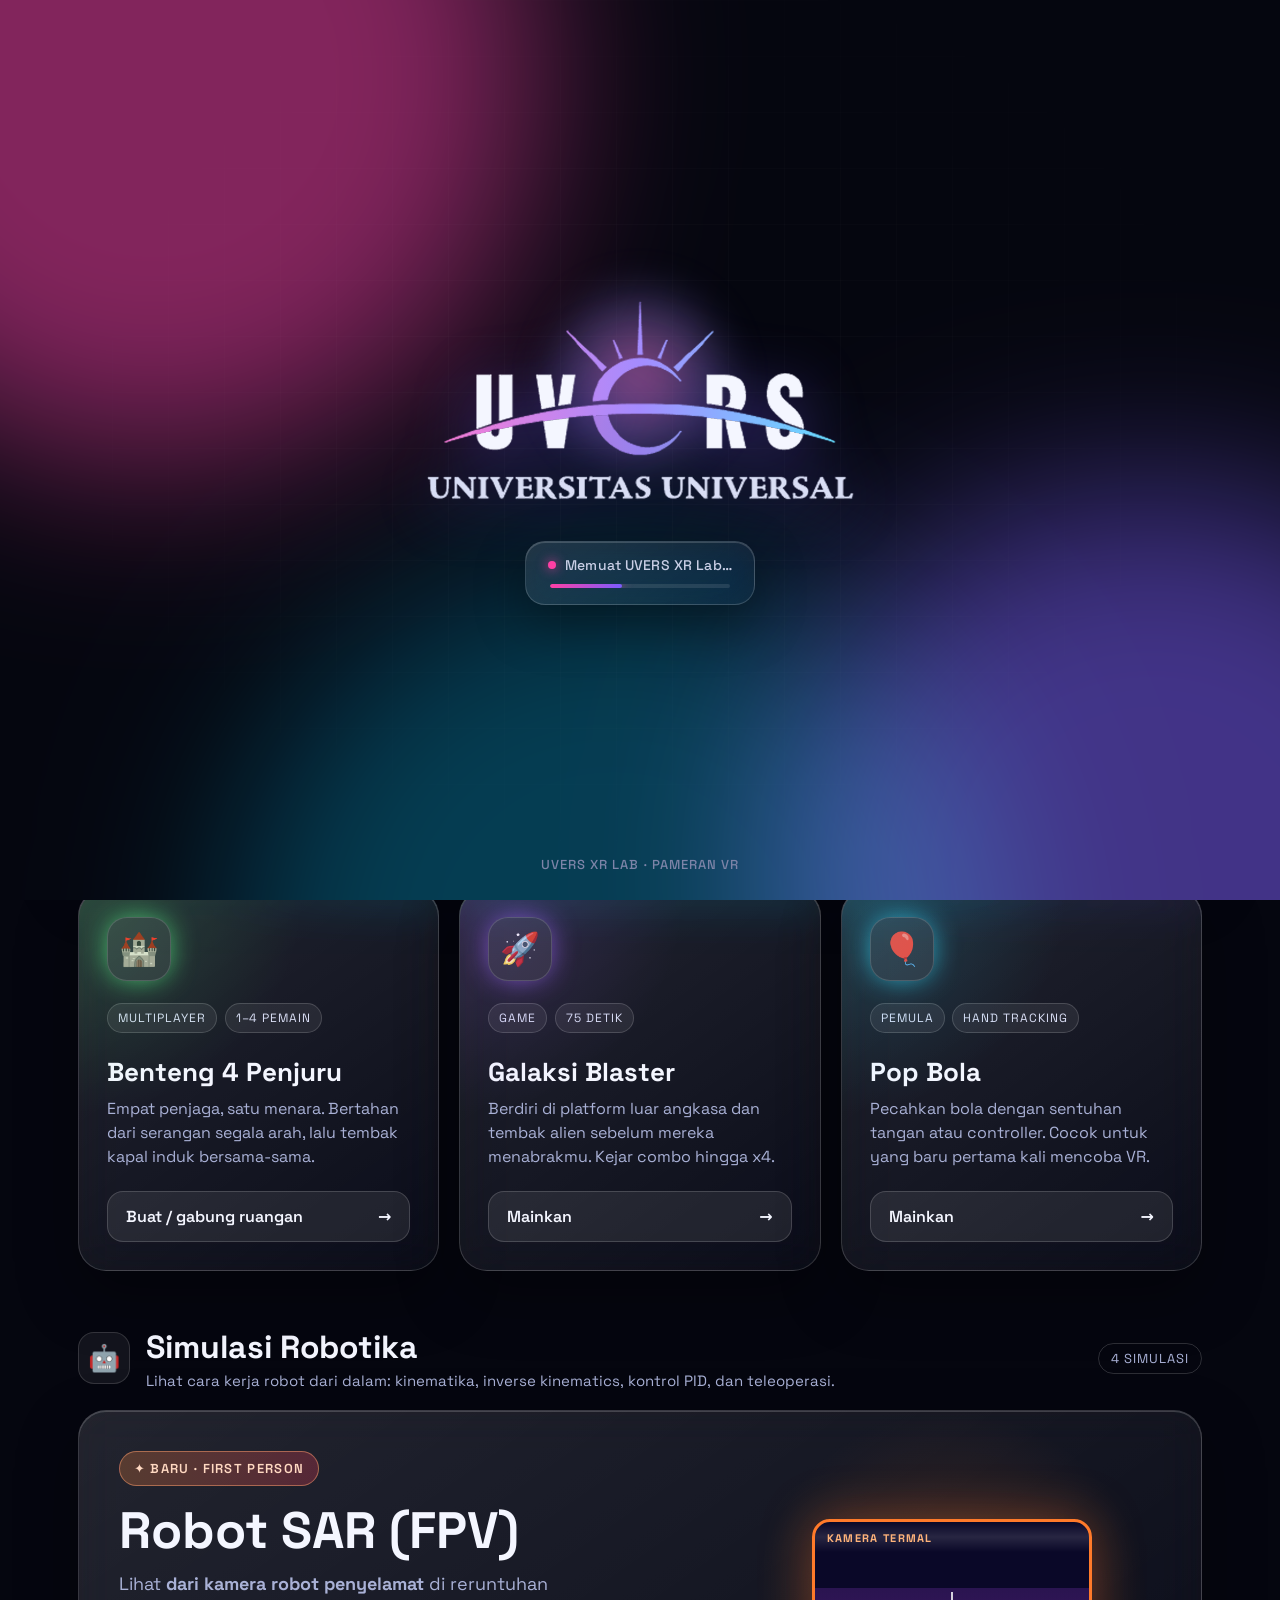
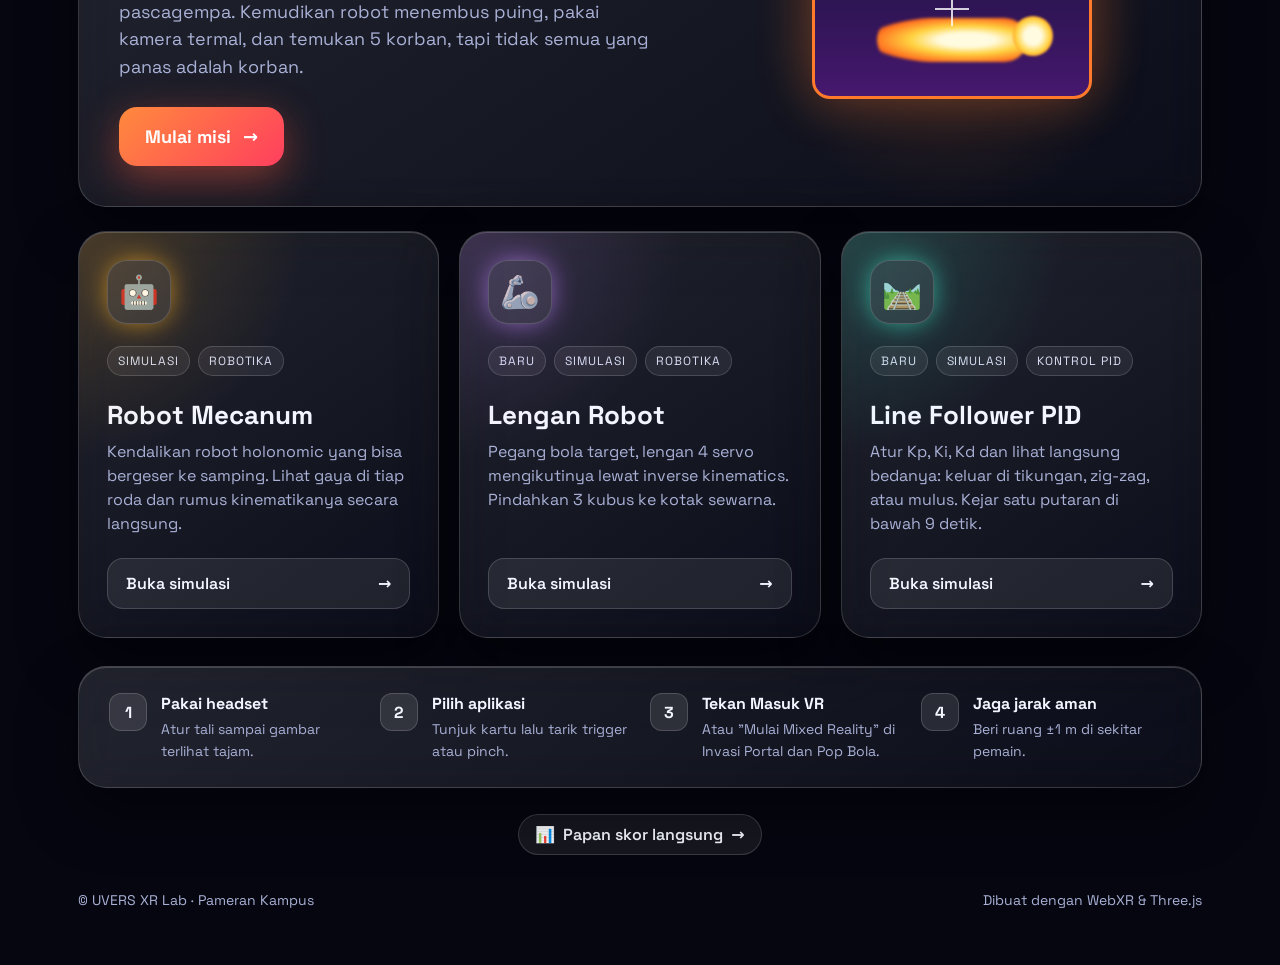
<file: index.html>
<!DOCTYPE html>
<html lang="id">
<head>
<meta charset="utf-8">
<meta name="viewport" content="width=device-width,initial-scale=1">
<title>UVERS XR Lab · Pameran VR</title>
<meta name="description" content="Pameran VR & Mixed Reality UVERS XR Lab: lima pengalaman interaktif untuk Meta Quest 3.">
<meta name="theme-color" content="#05060f">
<link rel="icon" href="favicon.svg" type="image/svg+xml">
<meta name="title-en" content="UVERS XR Lab · VR Exhibition">
<script src="i18n.js"></script>
<script src="xiaohuo.js" defer></script>
<link rel="stylesheet" href="fonts/fonts.css">
<style>
  :root{
    --bg:#05060f; --ink:#f4f6ff; --muted:#a9b1d6;
    --glass:rgba(255,255,255,.07); --glass2:rgba(255,255,255,.12); --line:rgba(255,255,255,.16);
  }
  *{box-sizing:border-box}
  html,body{margin:0;min-height:100%;background:var(--bg);color:var(--ink);font-family:'Space Grotesk',system-ui,sans-serif}
  body{overflow-x:hidden}
  /* latar aurora */
  .aurora{position:fixed;inset:0;z-index:0;overflow:hidden;pointer-events:none}
  .blob{position:absolute;width:60vmax;height:60vmax;border-radius:50%;filter:blur(90px);opacity:.55;mix-blend-mode:screen;animation:float 22s ease-in-out infinite}
  .b1{background:#ff3fa4;top:-20vmax;left:-15vmax}
  .b2{background:#5b4bff;top:10vmax;right:-20vmax;animation-delay:-7s}
  .b3{background:#00c8ff;bottom:-30vmax;left:20vmax;animation-delay:-13s;opacity:.4}
  @keyframes float{0%,100%{transform:translate(0,0) scale(1)}33%{transform:translate(6vmax,4vmax) scale(1.1)}66%{transform:translate(-4vmax,6vmax) scale(.95)}}
  .grid{position:fixed;inset:0;z-index:0;pointer-events:none;opacity:.22;
    background-image:linear-gradient(rgba(255,255,255,.08) 1px,transparent 1px),linear-gradient(90deg,rgba(255,255,255,.08) 1px,transparent 1px);
    background-size:56px 56px;mask-image:radial-gradient(ellipse at 50% 40%,#000 30%,transparent 75%)}
  main{position:relative;z-index:1;max-width:1180px;margin:0 auto;padding:48px 28px 56px}
  /* header */
  header{display:flex;align-items:center;justify-content:space-between;gap:16px;flex-wrap:wrap;margin-bottom:40px}
  .brand{display:flex;align-items:center;gap:14px}
  .logo{width:52px;height:52px;border-radius:16px;display:grid;place-items:center;font-weight:700;font-size:20px;
    background:linear-gradient(135deg,#ff3fa4,#7b5cff);box-shadow:0 8px 30px rgba(123,92,255,.5)}
  .brand b{display:block;font-size:20px}
  .brand span{font-size:14px;color:var(--muted)}
  .pill{padding:10px 16px;border-radius:99px;background:var(--glass);border:1px solid var(--line);backdrop-filter:blur(14px);-webkit-backdrop-filter:blur(14px);
    font-size:14px;color:var(--muted);display:flex;align-items:center;gap:8px}
  .dot{width:8px;height:8px;border-radius:50%;background:#3dffa8;box-shadow:0 0 12px #3dffa8}
  h1{font-size:clamp(40px,6vw,76px);line-height:1;margin:0 0 16px;letter-spacing:-.02em}
  h1 em{font-style:normal;background:linear-gradient(90deg,#ff7ad1,#a48cff 50%,#5ee7ff);-webkit-background-clip:text;background-clip:text;color:transparent}
  .lead{font-size:clamp(17px,1.6vw,21px);color:var(--muted);max-width:720px;line-height:1.55;margin:0 0 40px}
  /* kartu kaca */
  .glass{position:relative;border-radius:28px;background:linear-gradient(145deg,rgba(255,255,255,.12),rgba(255,255,255,.03));
    border:1px solid var(--line);backdrop-filter:blur(22px) saturate(150%);-webkit-backdrop-filter:blur(22px) saturate(150%);
    box-shadow:0 24px 60px rgba(0,0,0,.35),inset 0 1px 0 rgba(255,255,255,.18)}
  a.card{display:flex;flex-direction:column;text-decoration:none;color:inherit;padding:28px;transition:transform .25s ease,box-shadow .25s ease,border-color .25s}
  a.card:hover,a.card:focus-visible{transform:translateY(-6px);border-color:rgba(255,255,255,.35);box-shadow:0 30px 70px rgba(0,0,0,.45),0 0 0 1px var(--accent),0 0 60px -10px var(--accent)}
  a.card::before{content:"";position:absolute;inset:0;border-radius:inherit;pointer-events:none;
    background:radial-gradient(500px circle at 0% 0%,var(--accent),transparent 45%);opacity:.18}
  .icon{width:64px;height:64px;border-radius:20px;display:grid;place-items:center;font-size:32px;margin-bottom:22px;
    background:rgba(255,255,255,.08);border:1px solid var(--line);box-shadow:0 0 30px -6px var(--accent)}
  .card h3{margin:0 0 8px;font-size:26px}
  .card p{margin:0 0 22px;color:var(--muted);line-height:1.5;font-size:16px;flex:1}
  .tags{display:flex;gap:8px;flex-wrap:wrap;margin-bottom:22px}
  .tag{font-size:12px;letter-spacing:.08em;text-transform:uppercase;padding:6px 10px;border-radius:99px;background:rgba(255,255,255,.07);border:1px solid var(--line);color:#d9def5}
  .go{display:flex;align-items:center;justify-content:space-between;padding:14px 18px;border-radius:16px;background:rgba(255,255,255,.08);border:1px solid var(--line);font-weight:600}
  .go span:last-child{transition:transform .25s}
  a.card:hover .go span:last-child{transform:translateX(6px)}
  /* hero */
  .hero{display:grid;grid-template-columns:1.25fr 1fr;gap:0;overflow:hidden;margin-bottom:24px;--accent:#ff3fa4}
  .hero .txt{padding:40px}
  .hero .badge{display:inline-flex;align-items:center;gap:8px;font-size:13px;font-weight:600;letter-spacing:.1em;text-transform:uppercase;padding:8px 14px;border-radius:99px;
    background:linear-gradient(90deg,rgba(255,63,164,.25),rgba(123,92,255,.25));border:1px solid rgba(255,140,220,.45);color:#ffd0ef;margin-bottom:18px}
  .hero h2{font-size:clamp(34px,4vw,52px);margin:0 0 12px;line-height:1.05}
  .hero p{color:var(--muted);font-size:18px;line-height:1.55;margin:0 0 26px}
  .cta{display:inline-flex;align-items:center;gap:12px;padding:18px 26px;border-radius:18px;font-weight:700;font-size:18px;color:#fff;text-decoration:none;
    background:linear-gradient(135deg,#ff3fa4,#7b5cff);box-shadow:0 12px 40px rgba(160,80,255,.5);transition:transform .2s}
  .cta:hover{transform:translateY(-3px) scale(1.02)}
  .visual{position:relative;min-height:320px;display:grid;place-items:center;background:radial-gradient(circle at 50% 50%,rgba(123,92,255,.25),transparent 60%)}
  .portal{width:230px;height:230px;border-radius:50%;position:relative;
    background:radial-gradient(circle,#fff 0 6%,#ff5adc 18%,#6e3cff 45%,transparent 70%);box-shadow:0 0 80px #ff3fa4,inset 0 0 60px rgba(255,255,255,.4);animation:spin 8s linear infinite}
  .portal::before,.portal::after{content:"";position:absolute;inset:-14px;border-radius:50%;border:3px solid rgba(255,122,224,.9);border-left-color:transparent;border-bottom-color:transparent}
  .portal::after{inset:-30px;border:2px solid rgba(138,123,255,.8);border-right-color:transparent;animation:spin 5s linear infinite reverse}
  @keyframes spin{to{transform:rotate(360deg)}}
  .ufo{position:absolute;font-size:46px;animation:bob 3s ease-in-out infinite}
  .ufo.a{top:16%;left:14%}.ufo.b{bottom:14%;right:16%;animation-delay:-1.5s;font-size:36px}
  @keyframes bob{50%{transform:translateY(-14px) rotate(6deg)}}
  .hero.sar{--accent:#ff7a2a}
  .hero.sar .badge{background:linear-gradient(90deg,rgba(255,138,61,.25),rgba(255,63,94,.25));border-color:rgba(255,160,110,.5);color:#ffd9c2}
  .hero.sar .cta{background:linear-gradient(135deg,#ff8a3d,#ff3f5e);box-shadow:0 12px 40px rgba(255,90,60,.45)}
  .visual.thermal{background:radial-gradient(circle at 50% 50%,rgba(255,122,42,.18),transparent 62%)}
  .tscreen{width:280px;height:180px;border-radius:18px;border:3px solid #ff7a2a;position:relative;overflow:hidden;
    background:linear-gradient(180deg,#0a0828 0 38%,#2a1450 38%,#46186e);box-shadow:0 0 50px rgba(255,122,42,.35)}
  .tscreen .body{position:absolute;left:62px;top:96px;width:150px;height:44px;border-radius:30px;
    background:radial-gradient(ellipse at 60% 50%,#fffbe0 0 22%,#ffd23f 45%,#ff6a1e 75%,transparent 80%);filter:blur(1.5px)}
  .tscreen .head{position:absolute;left:198px;top:94px;width:40px;height:40px;border-radius:50%;background:radial-gradient(circle,#fffbe0 0 30%,#ffd23f 60%,#ff6a1e 85%,transparent 90%);filter:blur(1px)}
  .tscreen .cross{position:absolute;inset:0;background:linear-gradient(#fff,#fff) center/2px 34px no-repeat,linear-gradient(#fff,#fff) center/34px 2px no-repeat;opacity:.8}
  .tscreen .scan{position:absolute;left:0;right:0;height:30px;background:linear-gradient(180deg,transparent,rgba(255,255,255,.12),transparent);animation:scan 3s linear infinite}
  .tscreen .lbl{position:absolute;left:12px;top:9px;font-size:11px;font-weight:700;letter-spacing:.12em;color:#ffb37a}
  @keyframes scan{from{top:-30px}to{top:180px}}
  .cards{display:grid;grid-template-columns:repeat(3,1fr);gap:20px}
  /* langkah */
  .seg{display:flex;align-items:center;gap:16px;margin:56px 0 20px}
  .seg:first-of-type{margin-top:8px}
  .seg-ic{width:52px;height:52px;border-radius:16px;display:grid;place-items:center;font-size:26px;background:rgba(255,255,255,.06);border:1px solid rgba(255,255,255,.14)}
  .seg h2{margin:0;font-size:clamp(24px,2.6vw,32px);letter-spacing:-.01em}
  .seg p{margin:4px 0 0;color:var(--muted);font-size:15px}
  .seg-n{margin-left:auto;font-size:13px;letter-spacing:.08em;text-transform:uppercase;color:var(--muted);border:1px solid rgba(255,255,255,.16);border-radius:999px;padding:6px 12px;white-space:nowrap}
  @media (max-width:640px){.seg-n{display:none}.seg{margin-top:40px}}
  .how{margin-top:28px;padding:26px 30px;display:grid;grid-template-columns:repeat(4,1fr);gap:20px}
  .step{display:flex;gap:14px;align-items:flex-start}
  .num{flex:none;width:38px;height:38px;border-radius:12px;display:grid;place-items:center;font-weight:700;background:rgba(255,255,255,.1);border:1px solid var(--line)}
  .step b{display:block;margin-bottom:4px}
  .step span{color:var(--muted);font-size:14px;line-height:1.45}
  footer{margin-top:36px;display:flex;justify-content:space-between;flex-wrap:wrap;gap:12px;color:var(--muted);font-size:14px}
  @media (max-width:1100px){.cards{grid-template-columns:1fr 1fr}}
  @media (max-width:980px){.hero{grid-template-columns:1fr}.hero.sar .visual{order:-1}.visual{min-height:240px}.cards{grid-template-columns:1fr 1fr}.how{grid-template-columns:1fr 1fr}}
  @media (max-width:640px){.cards,.how{grid-template-columns:1fr}main{padding:28px 18px}.hero .txt{padding:28px}}
  @media (prefers-reduced-motion:reduce){*{animation:none!important;transition:none!important}}
</style>
</head>
<body data-lang-live="1">
<script src="loader.js"></script>
<div class="aurora"><div class="blob b1"></div><div class="blob b2"></div><div class="blob b3"></div></div>
<div class="grid"></div>
<main>
  <header>
    <div class="brand"><div class="logo">XR</div><div><b>UVERS XR Lab</b><span data-en="IT · ME · IE Programs">Prodi TIF · ME · IE</span></div></div>
    <div class="pill"><span class="dot"></span><span data-en="Ready to play on Meta Quest 3">Siap dimainkan di Meta Quest 3</span></div>
  </header>

  <h1 data-en="Step into <em>virtual</em> &amp; <em>mixed reality</em>">Masuk ke dunia <em>virtual</em> &amp; <em>mixed reality</em></h1>
  <p class="lead" data-en="Eight interactive experiences we built: four games and four robotics simulations. Pick one, put on the headset, then press <b>Enter VR</b>.">Delapan pengalaman interaktif buatan kami: empat game dan empat simulasi robotika. Pilih satu, pakai headset, lalu tekan <b>Masuk VR</b>.</p>

  <div class="seg"><div class="seg-ic">🎮</div><div><h2>Game</h2><p data-en="Fun to play, great for every visitor.">Seru dimainkan, cocok untuk semua pengunjung.</p></div><span class="seg-n" data-en="4 games">4 game</span></div>
  <section class="glass hero">
    <div class="txt">
      <span class="badge" data-en="✦ New · Mixed Reality">✦ Baru · Mixed Reality</span>
      <h2 data-en="Portal Invasion">Invasi Portal</h2>
      <p data-en="Alien portals open <b>in the real room</b> around you. Shoot the enemies, close the portals, use the shockwave, and defeat the mothership in the final seconds.">Portal alien terbuka <b>di ruangan nyata</b> di sekitarmu. Tembak musuh, tutup portalnya, pakai gelombang kejut, dan kalahkan kapal induk di detik-detik terakhir.</p>
      <a class="cta" href="invasi.html"><span data-en="Play now">Mainkan sekarang</span> <span>→</span></a>
    </div>
    <div class="visual" aria-hidden="true"><div class="portal"></div><div class="ufo a">🛸</div><div class="ufo b">👾</div></div>
  </section>

  <section class="cards">
    <a class="card glass" href="benteng.html" style="--accent:#5dff8a">
      <div class="icon">🏰</div>
      <div class="tags"><span class="tag">Multiplayer</span><span class="tag" data-en="1–4 players">1–4 pemain</span></div>
      <h3 data-en="Four-Corner Fort">Benteng 4 Penjuru</h3>
      <p data-en="Four guards, one tower. Hold off attacks from every side, then shoot the mothership together.">Empat penjaga, satu menara. Bertahan dari serangan segala arah, lalu tembak kapal induk bersama-sama.</p>
      <div class="go"><span data-en="Create / join a room">Buat / gabung ruangan</span><span>→</span></div>
    </a>
    <a class="card glass" href="blaster.html" style="--accent:#a066ff">
      <div class="icon">🚀</div>
      <div class="tags"><span class="tag">Game</span><span class="tag" data-en="75 seconds">75 detik</span></div>
      <h3 data-en="Galaxy Blaster">Galaksi Blaster</h3>
      <p data-en="Stand on a space platform and shoot the aliens before they crash into you. Chase a combo up to x4.">Berdiri di platform luar angkasa dan tembak alien sebelum mereka menabrakmu. Kejar combo hingga x4.</p>
      <div class="go"><span data-en="Play">Mainkan</span><span>→</span></div>
    </a>
    <a class="card glass" href="bola.html" style="--accent:#33ddff">
      <div class="icon">🎈</div>
      <div class="tags"><span class="tag" data-en="Beginner">Pemula</span><span class="tag">Hand tracking</span></div>
      <h3 data-en="Bubble Pop">Pop Bola</h3>
      <p data-en="Pop the bubbles with a touch of your hand or controller. Perfect for first-time VR users.">Pecahkan bola dengan sentuhan tangan atau controller. Cocok untuk yang baru pertama kali mencoba VR.</p>
      <div class="go"><span data-en="Play">Mainkan</span><span>→</span></div>
    </a>
  </section>

  <div class="seg"><div class="seg-ic">🤖</div><div><h2 data-en="Robotics Simulations">Simulasi Robotika</h2><p data-en="See how robots work from the inside: kinematics, inverse kinematics, PID control, and teleoperation.">Lihat cara kerja robot dari dalam: kinematika, inverse kinematics, kontrol PID, dan teleoperasi.</p></div><span class="seg-n" data-en="4 simulations">4 simulasi</span></div>
  <section class="glass hero sar">
    <div class="txt">
      <span class="badge" data-en="✦ New · First person">✦ Baru · First person</span>
      <h2 data-en="SAR Robot (FPV)">Robot SAR (FPV)</h2>
      <p data-en="See <b>through a rescue robot's camera</b> in post-earthquake rubble. Drive through the debris, use the thermal camera, and find 5 victims, but not everything hot is a victim.">Lihat <b>dari kamera robot penyelamat</b> di reruntuhan pascagempa. Kemudikan robot menembus puing, pakai kamera termal, dan temukan 5 korban, tapi tidak semua yang panas adalah korban.</p>
      <a class="cta" href="fpv.html"><span data-en="Start the mission">Mulai misi</span> <span>→</span></a>
    </div>
    <div class="visual thermal" aria-hidden="true"><div class="tscreen"><div class="scan"></div><div class="body"></div><div class="head"></div><div class="cross"></div><div class="lbl" data-en="THERMAL CAMERA">KAMERA TERMAL</div></div></div>
  </section>
  <section class="cards">
    <a class="card glass" href="mecanum.html" style="--accent:#ffb020">
      <div class="icon">🤖</div>
      <div class="tags"><span class="tag" data-en="Simulation">Simulasi</span><span class="tag" data-en="Robotics">Robotika</span></div>
      <h3 data-en="Mecanum Robot">Robot Mecanum</h3>
      <p data-en="Drive a holonomic robot that can slide sideways. See the force on each wheel and its kinematics formula live.">Kendalikan robot holonomic yang bisa bergeser ke samping. Lihat gaya di tiap roda dan rumus kinematikanya secara langsung.</p>
      <div class="go"><span data-en="Open simulation">Buka simulasi</span><span>→</span></div>
    </a>
    <a class="card glass" href="lengan.html" style="--accent:#c084fc">
      <div class="icon">🦾</div>
      <div class="tags"><span class="tag" data-en="New">Baru</span><span class="tag" data-en="Simulation">Simulasi</span><span class="tag" data-en="Robotics">Robotika</span></div>
      <h3 data-en="Robot Arm">Lengan Robot</h3>
      <p data-en="Grab the target ball and the 4-servo arm follows it with inverse kinematics. Move 3 cubes into the matching boxes.">Pegang bola target, lengan 4 servo mengikutinya lewat inverse kinematics. Pindahkan 3 kubus ke kotak sewarna.</p>
      <div class="go"><span data-en="Open simulation">Buka simulasi</span><span>→</span></div>
    </a>
    <a class="card glass" href="linefollower.html" style="--accent:#3ee6c4">
      <div class="icon">🛤️</div>
      <div class="tags"><span class="tag" data-en="New">Baru</span><span class="tag" data-en="Simulation">Simulasi</span><span class="tag" data-en="PID Control">Kontrol PID</span></div>
      <h3>Line Follower PID</h3>
      <p data-en="Tune Kp, Ki, Kd and see the difference right away: off the track, zig-zag, or smooth. Chase a lap under 9 seconds.">Atur Kp, Ki, Kd dan lihat langsung bedanya: keluar di tikungan, zig-zag, atau mulus. Kejar satu putaran di bawah 9 detik.</p>
      <div class="go"><span data-en="Open simulation">Buka simulasi</span><span>→</span></div>
    </a>
  </section>

  <section class="glass how">
    <div class="step"><div class="num">1</div><div><b data-en="Put on the headset">Pakai headset</b><span data-en="Adjust the strap until the image looks sharp.">Atur tali sampai gambar terlihat tajam.</span></div></div>
    <div class="step"><div class="num">2</div><div><b data-en="Pick an app">Pilih aplikasi</b><span data-en="Point at a card, then pull the trigger or pinch.">Tunjuk kartu lalu tarik trigger atau pinch.</span></div></div>
    <div class="step"><div class="num">3</div><div><b data-en="Press Enter VR">Tekan Masuk VR</b><span data-en="Or &quot;Start Mixed Reality&quot; in Portal Invasion and Bubble Pop.">Atau "Mulai Mixed Reality" di Invasi Portal dan Pop Bola.</span></div></div>
    <div class="step"><div class="num">4</div><div><b data-en="Keep a safe distance">Jaga jarak aman</b><span data-en="Leave ±1 m of space around the player.">Beri ruang ±1 m di sekitar pemain.</span></div></div>
  </section>

  <p style="margin:26px 0 8px;text-align:center"><a href="papan.html" style="display:inline-flex;align-items:center;gap:8px;padding:9px 16px;border-radius:999px;background:rgba(255,255,255,.07);border:1px solid rgba(255,255,255,.16);color:#f4f6ff;text-decoration:none;font-weight:600">📊 <span data-en="Live scoreboard">Papan skor langsung</span> <span aria-hidden="true">→</span></a></p>
  <footer><span data-en="© UVERS XR Lab · Campus Exhibition">© UVERS XR Lab · Pameran Kampus</span><span data-en="Built with WebXR &amp; Three.js">Dibuat dengan WebXR &amp; Three.js</span></footer>
</main>
</body>
</html>
</file>
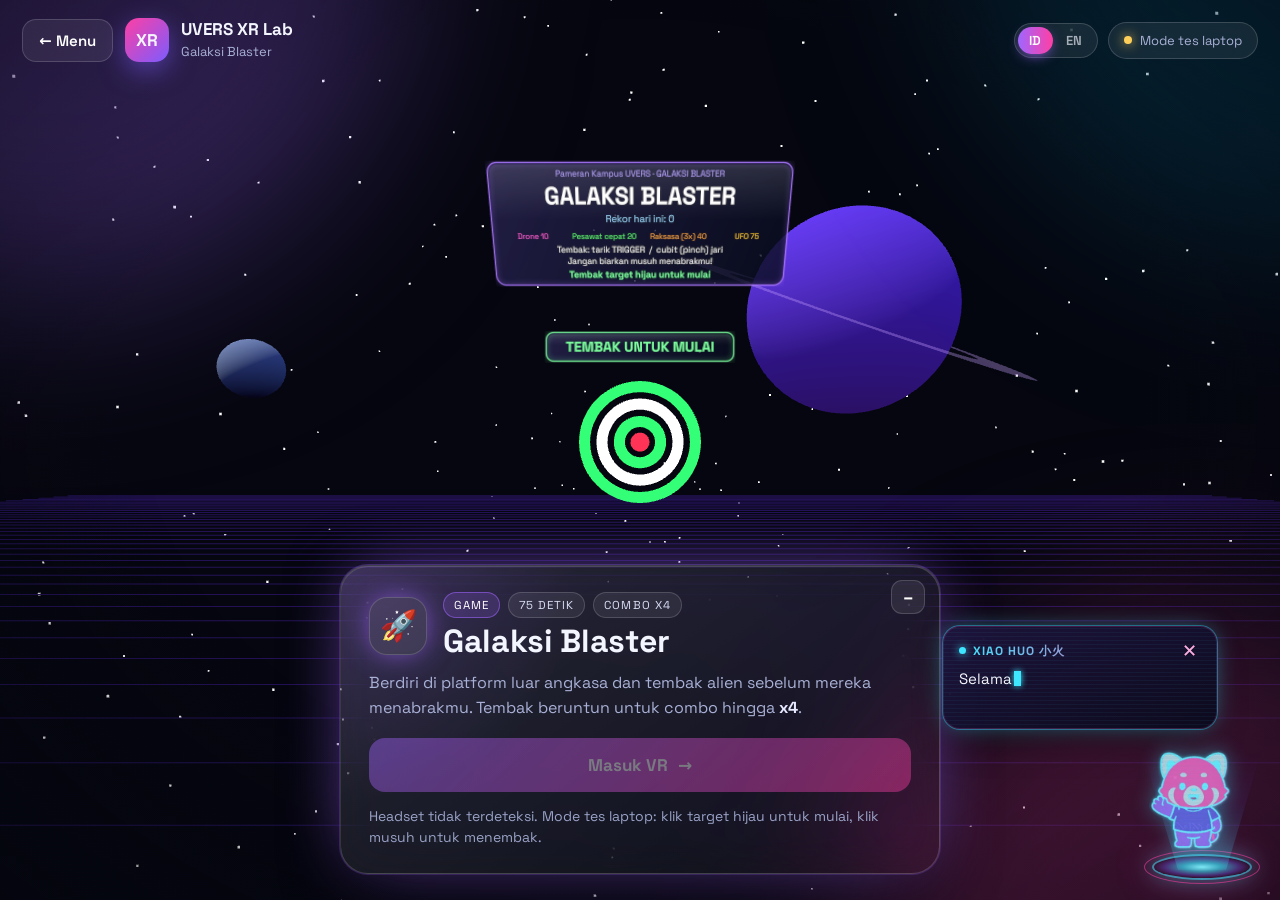
<file: blaster.html>
<!DOCTYPE html>
<html lang="id">
<head>
<meta charset="utf-8">
<meta name="viewport" content="width=device-width,initial-scale=1">
<title>Galaksi Blaster VR</title>
<meta name="description" content="Galaksi Blaster: tembak alien dari platform luar angkasa dalam 75 detik.">
<meta name="theme-color" content="#05060f">
<link rel="icon" href="favicon.svg" type="image/svg+xml">
<meta name="title-en" content="Galaxy Blaster VR">
<meta name="description-en" content="Galaxy Blaster: shoot aliens from a space platform in VR.">
<script src="i18n.js"></script>
<script src="xiaohuo.js" defer></script>
<link rel="stylesheet" href="tema.css">
<style>
  :root{--accent:#a066ff;--a1:#a066ff;--a2:#ff3fa4}
</style>
<script type="importmap">
{ "imports": { "three": "./three.module.min.js" } }
</script>
<link rel="stylesheet" href="fonts/fonts.css">
</head>
<body>
<script src="loader.js"></script>
<script src="tema.js" defer></script>
<div class="xr-aura" aria-hidden="true"><i></i><i></i><i></i></div>
<header class="xr-top">
  <div class="xr-left"><a class="xr-back" href="./">← Menu</a>
    <div class="xr-brand"><div class="xr-logo">XR</div><div><b>UVERS XR Lab</b><span data-en="Galaxy Blaster">Galaksi Blaster</span></div></div></div>
  <div class="xr-pill" id="xrStatus" data-en="Checking device…" data-en-if="Memeriksa perangkat…">Memeriksa perangkat…</div>
</header>
<div id="ov">
  <div class="xr-head"><div class="xr-icon">🚀</div><div><div class="tags"><span class="tag hot">Game</span><span class="tag" data-en="75 seconds">75 detik</span><span class="tag">Combo x4</span></div><h1 data-en="Galaxy Blaster">Galaksi Blaster</h1></div></div>
  <p data-en="Stand on a space platform and shoot the aliens before they crash into you. Chain your hits for a combo up to <b>x4</b>.">Berdiri di platform luar angkasa dan tembak alien sebelum mereka menabrakmu. Tembak beruntun untuk combo hingga <b>x4</b>.</p>
  <div class="btns"><button class="btn primary" id="btnVR" disabled data-en="Enter VR <span class=&quot;arw&quot;>→</span>">Masuk VR <span class="arw">→</span></button></div>
  <div id="msg" data-en="Checking device…" data-en-if="Memeriksa perangkat…">Memeriksa perangkat…</div>
</div>
<script type="module">
import * as THREE from 'three';
import { buatMusuh, Ledakan, pakaiPantulan } from './alien.js';
import { lingkungan } from './detail.js';

// ====== PENGATURAN (silakan ubah) ======
const EVENT_NAME = L('Pameran Kampus UVERS', 'UVERS Campus Exhibition');
const DURATION = 75;      // detik per ronde
const LIVES = 3;          // nyawa
const ENEMY = {
  drone: { hp: 1, pts: 10, r: 0.55, speed: [1.8, 3.0] },
  fast:  { hp: 1, pts: 20, r: 0.45, speed: [3.2, 4.6] },
  tank:  { hp: 3, pts: 40, r: 0.75, speed: [1.1, 1.7] },
  ufo:   { hp: 1, pts: 75, r: 0.85, speed: [3.0, 3.0] },
};
// =======================================

// ---------- Gaya visual bersama (font, panel kaca, angka melayang) ----------
await Promise.race([document.fonts.load("700 40px 'Space Grotesk'"), new Promise(r => setTimeout(r, 1500))]).catch(() => {});
const FONT = "'Space Grotesk', system-ui, sans-serif";
function glass(ctx, W, H, accent, rad = 40) {
  const g = ctx.createLinearGradient(0, 0, W, H); g.addColorStop(0, 'rgba(38,34,78,.82)'); g.addColorStop(1, 'rgba(8,12,30,.82)');
  ctx.fillStyle = g; rr(ctx, 6, 6, W - 12, H - 12, rad); ctx.fill();
  ctx.save(); ctx.shadowColor = accent; ctx.shadowBlur = 24; ctx.strokeStyle = accent; ctx.lineWidth = 5; rr(ctx, 6, 6, W - 12, H - 12, rad); ctx.stroke(); ctx.restore();
  const hl = ctx.createLinearGradient(0, 0, 0, H * .45); hl.addColorStop(0, 'rgba(255,255,255,.14)'); hl.addColorStop(1, 'rgba(255,255,255,0)');
  ctx.fillStyle = hl; rr(ctx, 14, 14, W - 28, H * .42, Math.max(8, rad - 8)); ctx.fill();
}
const __pops = [];
function popup(pos, text, color = '#ffffff', size = .3) {
  const c = document.createElement('canvas'); c.width = 512; c.height = 128; const x = c.getContext('2d');
  x.font = `700 84px ${FONT}`; x.textAlign = 'center'; x.textBaseline = 'middle';
  x.lineWidth = 10; x.strokeStyle = 'rgba(0,0,0,.55)'; x.strokeText(text, 256, 64); x.fillStyle = color; x.fillText(text, 256, 64);
  const tex = new THREE.CanvasTexture(c); tex.colorSpace = THREE.SRGBColorSpace;
  const s = new THREE.Sprite(new THREE.SpriteMaterial({ map: tex, transparent: true, depthTest: false }));
  s.position.copy(pos); s.scale.set(size, size / 4, 1); s.renderOrder = 998; scene.add(s); __pops.push({ s, tex, t0: performance.now() });
}
function updatePopups() {
  const now = performance.now();
  for (let i = __pops.length - 1; i >= 0; i--) { const p = __pops[i], k = (now - p.t0) / 900;
    p.s.position.y += 0.004; p.s.material.opacity = Math.max(0, 1 - k * k);
    if (k >= 1) { scene.remove(p.s); p.tex.dispose(); p.s.material.dispose(); __pops.splice(i, 1); } }
}

const R = THREE.MathUtils;
const renderer = new THREE.WebGLRenderer({ antialias: true });
renderer.setPixelRatio(Math.min(devicePixelRatio, 2));
renderer.setSize(innerWidth, innerHeight);
renderer.xr.enabled = true;
renderer.xr.setReferenceSpaceType('local-floor');
document.body.appendChild(renderer.domElement);
// ---- tombol Masuk VR (menggantikan VRButton bawaan agar senada dengan tema)
{
  const ov = document.getElementById('ov'), msg = document.getElementById('msg'), btnVR = document.getElementById('btnVR');
  const laptop = L('Mode tes laptop: klik target hijau untuk mulai, klik musuh untuk menembak.', 'Laptop test mode: click the green target to start, click enemies to shoot.');
  (async () => {
    if (!navigator.xr) { msg.textContent = L('WebXR tidak tersedia. ', 'WebXR not available. ') + laptop; return; }
    const ok = await navigator.xr.isSessionSupported('immersive-vr').catch(() => false);
    btnVR.disabled = !ok;
    msg.textContent = ok ? L('Siap! Tekan Masuk VR, lalu pakai headset.', 'Ready! Press Enter VR, then put on the headset.') : L('Headset tidak terdeteksi. ', 'No headset detected. ') + laptop;
  })();
  btnVR.onclick = async () => {
    try {
      const s = await navigator.xr.requestSession('immersive-vr', { optionalFeatures: ['local-floor', 'bounded-floor', 'hand-tracking', 'layers'] });
      s.addEventListener('end', () => ov.classList.remove('hide'));
      await renderer.xr.setSession(s); ov.classList.add('hide');
    } catch (e) { msg.textContent = L('Gagal memulai: ', 'Failed to start: ') + e.message; }
  };
}

const scene = new THREE.Scene();
import('./logo3d.js').then(m => m.pasangLogo3D(renderer, scene)).catch(e => console.warn('logo3d', e));
const BG = new THREE.Color(0x05060f);
scene.background = BG.clone();
scene.fog = new THREE.Fog(0x05060f, 18, 60);
const camera = new THREE.PerspectiveCamera(75, innerWidth / innerHeight, 0.03, 200);
camera.position.set(0, 1.6, 0.5);
scene.add(camera);
addEventListener('resize', () => { camera.aspect = innerWidth / innerHeight; camera.updateProjectionMatrix(); renderer.setSize(innerWidth, innerHeight); });

// ---------- Lingkungan ----------
scene.add(new THREE.HemisphereLight(0x8899ff, 0x221133, 1.2));
const sun = new THREE.DirectionalLight(0xffeedd, 1.8); sun.position.set(-3, 6, 2); scene.add(sun);
{ // lantai platform
  const grid = new THREE.GridHelper(40, 80, 0x6633ff, 0x221155); scene.add(grid);
  const pad = new THREE.Mesh(new THREE.CylinderGeometry(1.2, 1.3, 0.05, 48),
    new THREE.MeshStandardMaterial({ color: 0x141a3a, emissive: 0x0a0f2a, metalness: .6, roughness: .4 }));
  pad.position.y = 0.025; scene.add(pad);
  const edge = new THREE.Mesh(new THREE.TorusGeometry(1.25, 0.02, 8, 64), new THREE.MeshBasicMaterial({ color: 0x44ccff }));
  edge.rotation.x = Math.PI / 2; edge.position.y = 0.06; scene.add(edge);
}
{ // bintang
  const n = 1500, p = new Float32Array(n * 3);
  for (let i = 0; i < n; i++) new THREE.Vector3().randomDirection().multiplyScalar(R.randFloat(80, 120)).toArray(p, i * 3);
  const g = new THREE.BufferGeometry(); g.setAttribute('position', new THREE.BufferAttribute(p, 3));
  scene.add(new THREE.Points(g, new THREE.PointsMaterial({ color: 0xffffff, size: 0.35, fog: false })));
}
const planet = new THREE.Group(); planet.position.set(25, 18, -70); scene.add(planet);
planet.add(new THREE.Mesh(new THREE.SphereGeometry(12, 48, 32),
  new THREE.MeshStandardMaterial({ color: 0x6a3cff, emissive: 0x2a1060, roughness: .9, fog: false })));
{ const ringP = new THREE.Mesh(new THREE.RingGeometry(15, 21, 96),
    new THREE.MeshBasicMaterial({ color: 0xc8a0ff, transparent: true, opacity: .35, side: THREE.DoubleSide, fog: false }));
  ringP.rotation.x = -1.2; ringP.rotation.y = .3; planet.add(ringP); }
const moon = new THREE.Mesh(new THREE.SphereGeometry(3, 32, 16), new THREE.MeshStandardMaterial({ color: 0x88aacc, fog: false }));
moon.position.set(-40, 10, -60); scene.add(moon);

// ---------- Panel teks ----------
function makePanel(w, h, cw, ch) {
  const c = document.createElement('canvas'); c.width = cw; c.height = ch;
  const ctx = c.getContext('2d'); const tex = new THREE.CanvasTexture(c); tex.colorSpace = THREE.SRGBColorSpace;
  const mesh = new THREE.Mesh(new THREE.PlaneGeometry(w, h), new THREE.MeshBasicMaterial({ map: tex, transparent: true, fog: false }));
  return { mesh, ctx, tex, c };
}
function rr(ctx, x, y, w, h, r) { ctx.beginPath(); ctx.moveTo(x + r, y); ctx.arcTo(x + w, y, x + w, y + h, r);
  ctx.arcTo(x + w, y + h, x, y + h, r); ctx.arcTo(x, y + h, x, y, r); ctx.arcTo(x, y, x + w, y, r); ctx.closePath(); }
const board = makePanel(2.8, 1.1, 1280, 504);
board.mesh.position.set(0, 3.7, -5); board.mesh.lookAt(0, 1.6, 0); scene.add(board.mesh);

// ---------- Target mulai ----------
const startT = new THREE.Group(); startT.position.set(0, 1.6, -3.2); scene.add(startT);
for (let i = 0; i < 3; i++) {
  const m = new THREE.Mesh(new THREE.TorusGeometry(0.35 - i * 0.11, 0.035, 8, 48),
    new THREE.MeshBasicMaterial({ color: i % 2 ? 0xffffff : 0x33ff77 }));
  startT.add(m);
}
startT.add(new THREE.Mesh(new THREE.CircleGeometry(0.06, 24), new THREE.MeshBasicMaterial({ color: 0xff3355 })));
const startHit = new THREE.Mesh(new THREE.SphereGeometry(0.45, 12, 8), new THREE.MeshBasicMaterial({ visible: false }));
startHit.userData.isStart = true; startT.add(startHit);
const startLabel = makePanel(1.2, 0.2, 768, 128);
startLabel.mesh.position.set(0, 0.6, 0); startT.add(startLabel.mesh);
{ const { ctx, c } = startLabel; glass(ctx, c.width, c.height, 'rgba(125,255,160,.85)', 30);
  ctx.fillStyle = '#7dffa0'; ctx.font = `bold 56px ${FONT}`; ctx.textAlign = 'center'; ctx.textBaseline = 'middle';
  ctx.fillText(L('TEMBAK UNTUK MULAI', 'SHOOT TO START'), c.width / 2, c.height / 2 + 4); startLabel.tex.needsUpdate = true; }


// ---------- Tombol KELUAR (tembak untuk keluar dari VR/MR) ----------
const exitT = new THREE.Group(); scene.add(exitT);
exitT.add(new THREE.Mesh(new THREE.TorusGeometry(0.16, 0.022, 8, 40), new THREE.MeshBasicMaterial({ color: 0xff4466 })));
{ const x1 = new THREE.Mesh(new THREE.BoxGeometry(0.16, 0.03, 0.01), new THREE.MeshBasicMaterial({ color: 0xffffff })); x1.rotation.z = Math.PI / 4;
  const x2 = x1.clone(); x2.rotation.z = -Math.PI / 4; exitT.add(x1, x2); }
const exitHit = new THREE.Mesh(new THREE.SphereGeometry(0.24, 10, 8), new THREE.MeshBasicMaterial({ visible: false }));
exitHit.userData.isExit = true; exitHit.userData.kind = 'exit'; exitT.add(exitHit);
const exitLabel = makePanel(0.42, 0.1, 384, 96); exitLabel.mesh.position.y = 0.26; exitT.add(exitLabel.mesh);
{ const { ctx, c } = exitLabel; glass(ctx, c.width, c.height, 'rgba(255,90,120,.9)', 26);
  ctx.fillStyle = '#fff'; ctx.font = `700 44px ${FONT}`; ctx.textAlign = 'center'; ctx.textBaseline = 'middle';
  ctx.fillText(L('KELUAR', 'EXIT'), c.width / 2, c.height / 2 + 3); exitLabel.tex.needsUpdate = true; }
function exitXR() { try { renderer.xr.getSession()?.end(); } catch (e) {} }

// ---------- Suara ----------
let ac = null, noiseBuf = null;
function initAudio() {
  if (!ac) { try { ac = new (window.AudioContext || window.webkitAudioContext)();
    noiseBuf = ac.createBuffer(1, ac.sampleRate * 0.6, ac.sampleRate);
    const d = noiseBuf.getChannelData(0); for (let i = 0; i < d.length; i++) d[i] = Math.random() * 2 - 1; } catch (e) {} }
  ac?.resume?.();
}
function tone(f, d, type = 'sine', vol = .2, ramp = 1) {
  if (!ac) return; const t = ac.currentTime, o = ac.createOscillator(), g = ac.createGain();
  o.type = type; o.frequency.setValueAtTime(f, t); o.frequency.exponentialRampToValueAtTime(Math.max(20, f * ramp), t + d);
  g.gain.setValueAtTime(vol, t); g.gain.exponentialRampToValueAtTime(0.001, t + d);
  o.connect(g).connect(ac.destination); o.start(t); o.stop(t + d + .02);
}
function boom(vol = .5, dur = .5, freq = 900) {
  if (!ac || !noiseBuf) return; const t = ac.currentTime;
  const s = ac.createBufferSource(); s.buffer = noiseBuf;
  const f = ac.createBiquadFilter(); f.type = 'lowpass'; f.frequency.setValueAtTime(freq, t); f.frequency.exponentialRampToValueAtTime(60, t + dur);
  const g = ac.createGain(); g.gain.setValueAtTime(vol, t); g.gain.exponentialRampToValueAtTime(0.001, t + dur);
  s.connect(f).connect(g).connect(ac.destination); s.start(t); s.stop(t + dur);
}
const sfx = {
  laser: () => tone(1400, .13, 'square', .08, .15),
  hit:   () => tone(500, .08, 'triangle', .2, 2),
  kill:  () => { boom(.45, .45, 1400); tone(220, .2, 'sawtooth', .08, .4); },
  hurt:  () => { boom(.7, .7, 400); tone(110, .5, 'sawtooth', .2, .5); },
  bonus: () => { [880, 1100, 1320, 1760].forEach((f, i) => setTimeout(() => tone(f, .12, 'triangle', .18), i * 60)); },
  start: () => { [440, 660, 880].forEach((f, i) => setTimeout(() => tone(f, .12, 'square', .12), i * 110)); },
  over:  () => { [660, 520, 400, 260].forEach((f, i) => setTimeout(() => tone(f, .25, 'triangle', .2), i * 160)); },
};
addEventListener('pointerdown', initAudio); addEventListener('click', initAudio, true);
renderer.xr.addEventListener('sessionstart', initAudio);

// ---------- Efek: kilatan laser, ledakan, kilat merah ----------
const beams = [];
function beam(from, to, color) {
  const g = new THREE.BufferGeometry().setFromPoints([from, to]);
  const l = new THREE.Line(g, new THREE.LineBasicMaterial({ color, transparent: true, fog: false }));
  l.userData.t = 0; scene.add(l); beams.push(l);
  const s = new THREE.Mesh(new THREE.SphereGeometry(0.04, 8, 6), new THREE.MeshBasicMaterial({ color, transparent: true }));
  s.position.copy(to); s.userData.t = 0; scene.add(s); beams.push(s);
}
const parts = [], pGeo = new THREE.BoxGeometry(1, 1, 1);
const FX = new Ledakan(scene);
function explode(pos, color, n = 26, size = 0.07, spd = 4) { FX.meledak(pos, color, n, size, spd); }
const hurtSphere = new THREE.Mesh(new THREE.SphereGeometry(0.25, 16, 12),
  new THREE.MeshBasicMaterial({ color: 0xff0022, transparent: true, opacity: 0, side: THREE.BackSide, depthTest: false }));
hurtSphere.renderOrder = 999; camera.add(hurtSphere);
let hurtT = 0;

// ---------- Musuh ----------
const enemies = [], hitboxes = [];
function emi(color, extra = {}) { return new THREE.MeshStandardMaterial({ color, emissive: color, emissiveIntensity: .5, roughness: .35, metalness: .3, ...extra }); }
function makeEnemy(type) {
  const g = new THREE.Group(); const parts = [];
  const m = buatMusuh(type); g.add(...m.children); g.userData.spinPart = m.userData.spin;
  const hb = new THREE.Mesh(new THREE.SphereGeometry(ENEMY[type].r, 10, 8), new THREE.MeshBasicMaterial({ visible: false }));
  hb.userData.enemy = g; g.add(hb);
  g.userData = { ...g.userData, type, hp: ENEMY[type].hp, hb, t: 0, phase: Math.random() * 10 };
  return g;
}
const head = new THREE.Vector3();
function spawn(type) {
  const prog = Math.min(1, elapsed / DURATION), e = makeEnemy(type), cfg = ENEMY[type];
  if (type === 'ufo') {
    const side = Math.random() < .5 ? -1 : 1;
    e.position.set(-side * 14, R.randFloat(3, 4), -R.randFloat(8, 11));
    e.userData.vel = new THREE.Vector3(side * cfg.speed[0], 0, 0);
  } else {
    const a = R.degToRad(R.randFloat(-55, 55)), d = R.randFloat(15, 18);
    e.position.set(head.x + Math.sin(a) * d, R.randFloat(0.9, 3.0), head.z - Math.cos(a) * d);
    e.userData.speed = R.lerp(cfg.speed[0], cfg.speed[1], prog);
  }
  scene.add(e); enemies.push(e); hitboxes.push(e.userData.hb);
}
function removeEnemy(e) {
  scene.remove(e); enemies.splice(enemies.indexOf(e), 1); hitboxes.splice(hitboxes.indexOf(e.userData.hb), 1);
}

// ---------- State ----------
let state = 'idle', score = 0, elapsed = 0, lives = LIVES, streak = 0, kills = 0, shots = 0, hits = 0;
let spawnT = 0, ufoT = 12, canStart = true, newRecord = false;
let best = 0; try { best = +localStorage.getItem('blaster_best') || 0; } catch (e) {}
const mult = () => Math.min(4, 1 + Math.floor(streak / 5));
let lastKey = '';
function drawBoard() {
  const remain = Math.max(0, Math.ceil(DURATION - elapsed));
  const key = [state, score, remain, lives, mult(), best].join('|'); if (key === lastKey) return; lastKey = key;
  const { ctx, c } = board, W = c.width; ctx.clearRect(0, 0, W, c.height);
  glass(ctx, W, c.height, 'rgba(170,120,255,.9)');
  ctx.textAlign = 'center'; ctx.textBaseline = 'middle';
  ctx.fillStyle = '#b9a6ff'; ctx.font = `34px ${FONT}`; ctx.fillText(EVENT_NAME + L(' · GALAKSI BLASTER', ' · GALAXY BLASTER'), W / 2, 50);
  if (state === 'playing') {
    ctx.font = `40px ${FONT}`; ctx.fillStyle = '#9fd8ff';
    ctx.fillText(L('SKOR', 'SCORE'), W / 2, 115); ctx.fillText(L('WAKTU', 'TIME'), 210, 115); ctx.fillText(L('NYAWA', 'LIVES'), W - 210, 115);
    ctx.fillStyle = '#fff'; ctx.font = `bold 140px ${FONT}`; ctx.fillText(score, W / 2, 230);
    ctx.fillStyle = remain <= 10 ? '#ff5577' : '#7dffa0'; ctx.font = `bold 100px ${FONT}`; ctx.fillText(remain, 210, 230);
    ctx.font = `84px ${FONT}`; ctx.fillStyle = '#ff4466';
    ctx.fillText('♥'.repeat(lives) + '♡'.repeat(LIVES - lives), W - 210, 230);
    const m = mult();
    ctx.font = `bold 64px ${FONT}`; ctx.fillStyle = m > 1 ? ['#fff', '#fff', '#7dffa0', '#ffcc33', '#ff66ff'][m] : 'rgba(255,255,255,.35)';
    ctx.fillText(m > 1 ? `COMBO x${m}` : L('tembak beruntun = combo', 'chain hits = combo'), W / 2, 360);
    ctx.fillStyle = 'rgba(255,255,255,.12)'; ctx.fillRect(140, 430, W - 280, 24);
    ctx.fillStyle = remain <= 10 ? '#ff5577' : '#a066ff'; ctx.fillRect(140, 430, (W - 280) * remain / DURATION, 24);
  } else {
    ctx.fillStyle = '#fff'; ctx.font = `bold 96px ${FONT}`;
    ctx.fillText(state === 'over' ? L('SKOR: ', 'SCORE: ') + score : L('GALAKSI BLASTER', 'GALAXY BLASTER'), W / 2, 140);
    ctx.font = `40px ${FONT}`;
    if (state === 'over') {
      ctx.fillStyle = newRecord ? '#ffcc33' : '#9fd8ff';
      const acc = shots ? Math.round(hits / shots * 100) : 0;
      ctx.fillText((newRecord ? L('★ REKOR BARU! ★   ', '★ NEW RECORD! ★   ') : L('Rekor: ', 'Best: ') + best + '   ') + L(`Musuh: ${kills}   Akurasi: ${acc}%`, `Enemies: ${kills}   Accuracy: ${acc}%`), W / 2, 225);
    } else { ctx.fillStyle = '#9fd8ff'; ctx.fillText(L('Rekor hari ini: ', 'Today\'s best: ') + best, W / 2, 225); }
    ctx.font = `32px ${FONT}`;
    ctx.fillStyle = '#ff66dd'; ctx.fillText('Drone 10', W * .14, 295);
    ctx.fillStyle = '#66ff77'; ctx.fillText(L('Pesawat cepat 20', 'Fast ship 20'), W * .38, 295);
    ctx.fillStyle = '#ffaa44'; ctx.fillText(L('Raksasa (3x) 40', 'Giant (3x) 40'), W * .63, 295);
    ctx.fillStyle = '#ffcc33'; ctx.fillText('UFO 75', W * .86, 295);
    ctx.fillStyle = '#fff'; ctx.font = `36px ${FONT}`;
    ctx.fillText(L('Tembak: tarik TRIGGER  /  cubit (pinch) jari', 'Shoot: pull the TRIGGER  /  pinch your fingers'), W / 2, 350);
    ctx.fillText(L('Jangan biarkan musuh menabrakmu!', 'Don\'t let enemies crash into you!'), W / 2, 398);
    ctx.fillStyle = '#7dffa0'; ctx.font = `bold 40px ${FONT}`;
    ctx.fillText(canStart ? L('Tembak target hijau untuk ', 'Shoot the green target to ') + (state === 'over' ? L('main lagi', 'play again') : L('mulai', 'start')) : '...', W / 2, 455);
  }
  board.tex.needsUpdate = true;
}

function startGame() {
  state = 'playing'; score = 0; elapsed = 0; lives = LIVES; streak = 0; kills = 0; shots = 0; hits = 0;
  spawnT = 1.0; ufoT = R.randFloat(10, 16); newRecord = false; canStart = false; startT.visible = false;
  while (enemies.length) removeEnemy(enemies[0]);
  sfx.start(); lastKey = '';
}
function endGame() {
  state = 'over'; window.uversSkor?.('blaster', score, String(score));
  for (const e of [...enemies]) { explode(e.position, 0xffffff, 10); removeEnemy(e); }
  if (score > best) { best = score; newRecord = true; try { localStorage.setItem('blaster_best', best); } catch (e) {} }
  sfx.over(); lastKey = '';
  setTimeout(() => { canStart = true; startT.visible = true; lastKey = ''; }, 2500);
}

// ---------- Senjata (controller / tangan) ----------
const ray = new THREE.Raycaster(); ray.far = 80;
const guns = [0, 1].map(i => {
  const c = renderer.xr.getController(i); scene.add(c);
  const color = i ? 0xff55ff : 0x33e0ff;
  const pointer = new THREE.Line(new THREE.BufferGeometry().setFromPoints([new THREE.Vector3(), new THREE.Vector3(0, 0, -1)]),
    new THREE.LineBasicMaterial({ color, transparent: true, opacity: .35 }));
  pointer.scale.z = 6; c.add(pointer);
  const gun = new THREE.Group();
  const b = new THREE.Mesh(new THREE.BoxGeometry(0.035, 0.045, 0.14), new THREE.MeshStandardMaterial({ color: 0x222844, metalness: .8, roughness: .3 }));
  b.position.z = 0.02; const tip = new THREE.Mesh(new THREE.CylinderGeometry(0.012, 0.012, 0.05, 12), new THREE.MeshBasicMaterial({ color }));
  tip.rotation.x = Math.PI / 2; tip.position.z = -0.07; gun.add(b, tip); c.add(gun);
  const o = { c, color, source: null, gun };
  c.addEventListener('connected', e => { o.source = e.data; gun.visible = !e.data.hand; });
  c.addEventListener('disconnected', () => { o.source = null; });
  c.addEventListener('selectstart', () => {
    const p = new THREE.Vector3(), q = new THREE.Quaternion();
    c.getWorldPosition(p); c.getWorldQuaternion(q);
    fire(p, new THREE.Vector3(0, 0, -1).applyQuaternion(q), color, o);
  });
  return o;
});
function haptic(o, s, ms) { try { o?.source?.gamepad?.hapticActuators?.[0]?.pulse(s, ms); } catch (e) {} }

function fire(origin, dir, color, gunObj) {
  initAudio(); sfx.laser(); haptic(gunObj, .35, 25);
  ray.set(origin, dir);
  const targets = startT.visible && canStart ? [...hitboxes, startHit, ...(renderer.xr.isPresenting ? [exitHit] : [])] : hitboxes;
  const hit = ray.intersectObjects(targets, false)[0];
  const end = hit ? hit.point : origin.clone().addScaledVector(dir, 40);
  beam(origin.clone().addScaledVector(dir, 0.08), end, color);
  if (!hit) { if (state === 'playing') { shots++; streak = 0; } return; }
  if (hit.object.userData.isExit) { exitXR(); return; }
  if (hit.object.userData.isStart) { explode(startT.position, 0x33ff77, 20); startGame(); return; }
  if (state !== 'playing') return;
  shots++; hits++;
  const e = hit.object.userData.enemy; e.userData.hp--;
  if (e.userData.hp > 0) {
    sfx.hit(); haptic(gunObj, .6, 40); e.userData.flash = .12;
    e.position.addScaledVector(dir, 0.6); // terdorong mundur
    return;
  }
  streak++; kills++;
  const cfg = ENEMY[e.userData.type];
  score += cfg.pts * mult();
  popup(e.position.clone().add(new THREE.Vector3(0, .35, 0)), '+' + cfg.pts * mult(), e.userData.type === 'ufo' ? '#ffe27a' : '#ffffff', e.userData.type === 'ufo' ? .9 : .6);
  const col = { drone: 0xff33cc, fast: 0x55ff66, tank: 0xff8833, ufo: 0xffcc33 }[e.userData.type];
  explode(e.position, col, e.userData.type === 'tank' || e.userData.type === 'ufo' ? 45 : 26);
  if (e.userData.type === 'ufo') sfx.bonus(); sfx.kill(); haptic(gunObj, .9, 70);
  removeEnemy(e);
}

function damage() {
  lives--; streak = 0; hurtT = .5; sfx.hurt();
  for (const g of guns) haptic(g, 1, 250);
  if (lives <= 0) endGame();
}

// mode tes laptop
const mouse = new THREE.Vector2();
renderer.domElement.addEventListener('pointerdown', ev => {
  if (renderer.xr.isPresenting) return;
  mouse.set(ev.clientX / innerWidth * 2 - 1, -ev.clientY / innerHeight * 2 + 1);
  ray.setFromCamera(mouse, camera);
  const o = new THREE.Vector3(); camera.getWorldPosition(o); o.y -= 0.25;
  fire(ray.ray.origin.clone(), ray.ray.direction.clone(), 0x33e0ff, null);
});
renderer.xr.addEventListener('sessionend', () => { if (state === 'playing') endGame(); });

// ---------- Loop ----------
const clock = new THREE.Clock(); let now = 0, tick = -1;
const tmp = new THREE.Vector3(), side = new THREE.Vector3(), up = new THREE.Vector3(0, 1, 0);
import('./xrkit.js').then(m => m.pasang(renderer, scene, camera, { game: 'blaster', tutorial: [["Arahkan controller, tarik TRIGGER untuk menembak", "Aim the controller, pull the TRIGGER to shoot"], ["Tembak beruntun untuk combo hingga x4", "Chain your hits for a combo up to x4"], ["Tembak target hijau untuk mulai", "Shoot the green target to start"]] })).catch(e => console.warn('xrkit', e));
pakaiPantulan(lingkungan(renderer, scene));
renderer.setAnimationLoop(() => {
  const dt = Math.min(clock.getDelta(), 0.05); now += dt;
  camera.getWorldPosition(head);

  if (state === 'playing') {
    elapsed += dt;
    const prog = Math.min(1, elapsed / DURATION), remain = Math.ceil(DURATION - elapsed);
    if (remain <= 5 && remain > 0 && remain !== tick) { tick = remain; tone(1000, .05, 'square', .1); }
    spawnT -= dt;
    if (spawnT <= 0 && enemies.length < 10) {
      const r = Math.random();
      const type = elapsed > 20 && r < .18 ? 'tank' : elapsed > 10 && r < .45 ? 'fast' : 'drone';
      spawn(type);
      if (prog > .5 && Math.random() < .3) spawn('drone');
      spawnT = R.lerp(1.7, 0.6, prog);
    }
    ufoT -= dt; if (ufoT <= 0) { spawn('ufo'); ufoT = R.randFloat(12, 18); }
    if (elapsed >= DURATION) endGame();
  }

  for (const e of [...enemies]) {
    const u = e.userData; u.t += dt;
    if (u.spinPart) u.spinPart.rotation.y += dt * 3;
    if (u.type === 'ufo') {
      e.position.addScaledVector(u.vel, dt); e.position.y += Math.sin(now * 3) * 0.005;
      if (Math.abs(e.position.x) > 16) removeEnemy(e);
      continue;
    }
    tmp.copy(head).sub(e.position); const dist = tmp.length(); tmp.normalize();
    e.position.addScaledVector(tmp, u.speed * dt);
    if (u.type === 'fast') { side.crossVectors(tmp, up).normalize(); e.position.addScaledVector(side, Math.cos(u.t * 3 + u.phase) * 2.2 * dt); }
    else e.position.y += Math.sin(u.t * 2 + u.phase) * 0.3 * dt;
    e.lookAt(head);
    const s = u.flash > 0 ? 1.25 : Math.min(1, u.t / 0.4); e.scale.setScalar(s); if (u.flash > 0) u.flash -= dt;
    if (dist < 0.9) { explode(e.position, 0xff2244, 30); removeEnemy(e); if (state === 'playing') damage(); }
  }

  for (let i = beams.length - 1; i >= 0; i--) {
    const b = beams[i]; b.userData.t += dt; b.material.opacity = Math.max(0, 1 - b.userData.t / .15);
    if (b.userData.t > .15) { scene.remove(b); b.geometry.dispose(); b.material.dispose(); beams.splice(i, 1); }
  }
  FX.update(dt);
  for (let i = parts.length - 1; i >= 0; i--) {
    const p = parts[i], u = p.userData; u.t += dt;
    if (u.flash) { p.scale.setScalar(.2 + u.t * 4); p.material.opacity = Math.max(0, .9 - u.t / u.life); }
    else { u.v.multiplyScalar(1 - 1.5 * dt); p.position.addScaledVector(u.v, dt); p.rotation.x += u.spin * dt; p.rotation.y += u.spin * dt;
      p.material.opacity = Math.max(0, 1 - u.t / u.life); }
    if (u.t > u.life) { scene.remove(p); parts.splice(i, 1); }
  }
  if (hurtT > 0) { hurtT -= dt; hurtSphere.material.opacity = Math.max(0, hurtT) * 0.9; scene.background.lerpColors(BG, new THREE.Color(0x550011), Math.max(0, hurtT) * 2); }
  else { hurtSphere.material.opacity = 0; scene.background.copy(BG); }

  exitT.visible = startT.visible && renderer.xr.isPresenting;
  if (exitT.visible) { exitT.position.set(1.15, 1.3, -2.9); exitT.lookAt(head); }
  if (startT.visible) { startT.rotation.z += dt * 0.8; startT.position.y = 1.6 + Math.sin(now * 2) * 0.05; startT.lookAt(head); }
  planet.rotation.y += dt * 0.02;
  drawBoard();
  updatePopups();
  renderer.render(scene, camera);
});
</script>
</body>
</html>
</file>
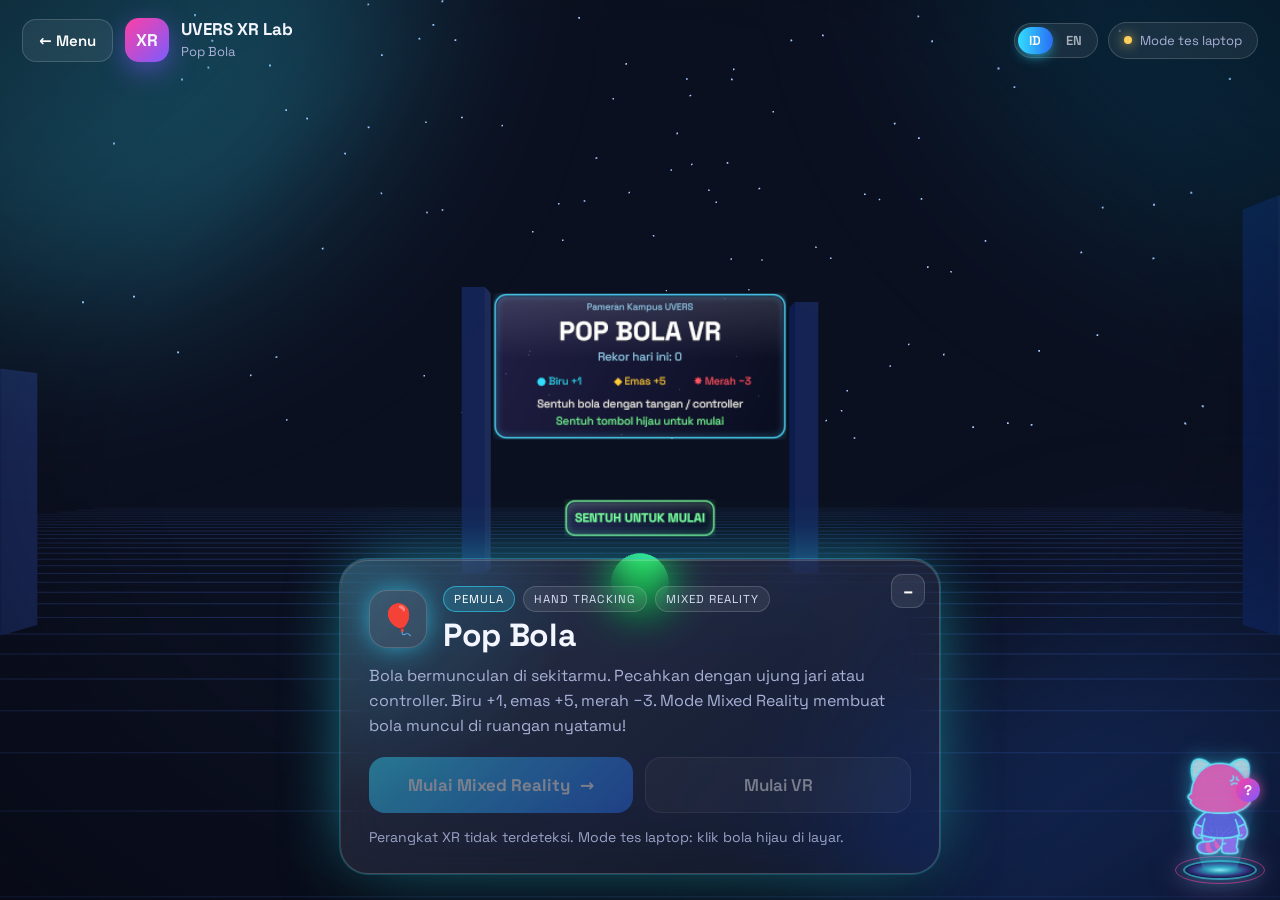
<file: bola.html>
<!DOCTYPE html>
<html lang="id">
<head>
<meta charset="utf-8">
<meta name="viewport" content="width=device-width,initial-scale=1">
<title>Pop Bola VR</title>
<meta name="description" content="Pop Bola: pecahkan bola dengan tangan atau controller, di VR atau Mixed Reality.">
<meta name="theme-color" content="#05060f">
<link rel="icon" href="favicon.svg" type="image/svg+xml">
<meta name="title-en" content="Bubble Pop VR">
<meta name="description-en" content="Bubble Pop: pop the bubbles around you in VR or Mixed Reality.">
<script src="i18n.js"></script>
<script src="xiaohuo.js" defer></script>
<link rel="stylesheet" href="tema.css">
<style>
  :root{--accent:#33ddff;--a1:#33ddff;--a2:#2a6df4}
</style>
<script type="importmap">
{ "imports": { "three": "./three.module.min.js" } }
</script>
<link rel="stylesheet" href="fonts/fonts.css">
</head>
<body>
<script src="loader.js"></script>
<script src="tema.js" defer></script>
<div class="xr-aura" aria-hidden="true"><i></i><i></i><i></i></div>
<header class="xr-top">
  <div class="xr-left"><a class="xr-back" href="./">← Menu</a>
    <div class="xr-brand"><div class="xr-logo">XR</div><div><b>UVERS XR Lab</b><span data-en="Bubble Pop">Pop Bola</span></div></div></div>
  <div class="xr-pill" id="xrStatus" data-en="Checking device…" data-en-if="Memeriksa perangkat…">Memeriksa perangkat…</div>
</header>
<div id="ov">
  <div class="xr-head"><div class="xr-icon">🎈</div><div><div class="tags"><span class="tag hot" data-en="Beginner">Pemula</span><span class="tag">Hand tracking</span><span class="tag">Mixed Reality</span></div><h1 data-en="Bubble Pop">Pop Bola</h1></div></div>
  <p data-en="Bubbles pop up all around you. Burst them with your fingertip or controller. Blue +1, gold +5, red −3. Mixed Reality mode makes the bubbles appear in your real room!">Bola bermunculan di sekitarmu. Pecahkan dengan ujung jari atau controller. Biru +1, emas +5, merah −3. Mode Mixed Reality membuat bola muncul di ruangan nyatamu!</p>
  <div class="btns"><button class="btn primary" id="btnAR" disabled data-en="Start Mixed Reality <span class=&quot;arw&quot;>→</span>">Mulai Mixed Reality <span class="arw">→</span></button><button class="btn" id="btnVR" disabled data-en="Start VR">Mulai VR</button></div>
  <div id="msg" data-en="Checking device…" data-en-if="Memeriksa perangkat…">Memeriksa perangkat…</div>
</div>
<script type="module">
import * as THREE from 'three';
import { Ledakan } from './alien.js';
import { lingkungan } from './detail.js';
import { mergeGeometries } from './addons/BufferGeometryUtils.js';

// ====== PENGATURAN (silakan ubah) ======
const EVENT_NAME = L('Pameran Kampus UVERS', 'UVERS Campus Exhibition');
const DURATION   = 60;          // detik per ronde
const TYPES = {
  normal: { color: 0x33ddff, pts:  1, r: 0.070 },
  gold:   { color: 0xffcc33, pts:  5, r: 0.050 },
  bomb:   { color: 0xff3344, pts: -3, r: 0.075 },
};
// =======================================

// ---------- Gaya visual bersama (font, panel kaca, angka melayang) ----------
await Promise.race([document.fonts.load("700 40px 'Space Grotesk'"), new Promise(r => setTimeout(r, 1500))]).catch(() => {});
const FONT = "'Space Grotesk', system-ui, sans-serif";
function glass(ctx, W, H, accent, rad = 40) {
  const g = ctx.createLinearGradient(0, 0, W, H); g.addColorStop(0, 'rgba(38,34,78,.82)'); g.addColorStop(1, 'rgba(8,12,30,.82)');
  ctx.fillStyle = g; rr(ctx, 6, 6, W - 12, H - 12, rad); ctx.fill();
  ctx.save(); ctx.shadowColor = accent; ctx.shadowBlur = 24; ctx.strokeStyle = accent; ctx.lineWidth = 5; rr(ctx, 6, 6, W - 12, H - 12, rad); ctx.stroke(); ctx.restore();
  const hl = ctx.createLinearGradient(0, 0, 0, H * .45); hl.addColorStop(0, 'rgba(255,255,255,.14)'); hl.addColorStop(1, 'rgba(255,255,255,0)');
  ctx.fillStyle = hl; rr(ctx, 14, 14, W - 28, H * .42, Math.max(8, rad - 8)); ctx.fill();
}
const __pops = [];
function popup(pos, text, color = '#ffffff', size = .3) {
  const c = document.createElement('canvas'); c.width = 512; c.height = 128; const x = c.getContext('2d');
  x.font = `700 84px ${FONT}`; x.textAlign = 'center'; x.textBaseline = 'middle';
  x.lineWidth = 10; x.strokeStyle = 'rgba(0,0,0,.55)'; x.strokeText(text, 256, 64); x.fillStyle = color; x.fillText(text, 256, 64);
  const tex = new THREE.CanvasTexture(c); tex.colorSpace = THREE.SRGBColorSpace;
  const s = new THREE.Sprite(new THREE.SpriteMaterial({ map: tex, transparent: true, depthTest: false }));
  s.position.copy(pos); s.scale.set(size, size / 4, 1); s.renderOrder = 998; scene.add(s); __pops.push({ s, tex, t0: performance.now() });
}
function updatePopups() {
  const now = performance.now();
  for (let i = __pops.length - 1; i >= 0; i--) { const p = __pops[i], k = (now - p.t0) / 900;
    p.s.position.y += 0.004; p.s.material.opacity = Math.max(0, 1 - k * k);
    if (k >= 1) { scene.remove(p.s); p.tex.dispose(); p.s.material.dispose(); __pops.splice(i, 1); } }
}

const renderer = new THREE.WebGLRenderer({ antialias: true, alpha: true });
renderer.setPixelRatio(Math.min(devicePixelRatio, 2));
renderer.setSize(innerWidth, innerHeight);
renderer.xr.enabled = true;
renderer.xr.setReferenceSpaceType('local-floor');
document.body.appendChild(renderer.domElement);

const scene = new THREE.Scene();
import('./logo3d.js').then(m => m.pasangLogo3D(renderer, scene)).catch(e => console.warn('logo3d', e));
scene.background = new THREE.Color(0x0b1020);
scene.fog = new THREE.Fog(0x0b1020, 6, 22);
const camera = new THREE.PerspectiveCamera(75, innerWidth / innerHeight, 0.03, 60);
camera.position.set(0, 1.6, 1.1);
addEventListener('resize', () => {
  camera.aspect = innerWidth / innerHeight; camera.updateProjectionMatrix();
  renderer.setSize(innerWidth, innerHeight);
});

// ---------- Lingkungan ----------
scene.add(new THREE.HemisphereLight(0x99bbff, 0x223344, 1.3));
const dl = new THREE.DirectionalLight(0xffffff, 1.6); dl.position.set(2, 4, 1); scene.add(dl);
const env = new THREE.Group(); scene.add(env);
env.add(new THREE.GridHelper(30, 60, 0x3355aa, 0x1a2a55));
const ring = new THREE.Mesh(new THREE.RingGeometry(0.85, 0.95, 64),
  new THREE.MeshBasicMaterial({ color: 0x44ccff, transparent: true, opacity: .5, side: THREE.DoubleSide }));
ring.rotation.x = -Math.PI / 2; ring.position.y = 0.01; scene.add(ring);
{ // bintang
  const n = 800, p = new Float32Array(n * 3);
  for (let i = 0; i < n; i++) {
    const v = new THREE.Vector3().randomDirection().multiplyScalar(25);
    v.y = Math.abs(v.y) + 2; v.toArray(p, i * 3);
  }
  const g = new THREE.BufferGeometry(); g.setAttribute('position', new THREE.BufferAttribute(p, 3));
  env.add(new THREE.Points(g, new THREE.PointsMaterial({ color: 0xaaccff, size: 0.08, fog: false })));
}
// pilar dekorasi
for (let i = 0; i < 10; i++) {
  const a = (i + 0.5) / 10 * Math.PI * 2, h = 1 + Math.random() * 3;
  const m = new THREE.Mesh(new THREE.BoxGeometry(0.3, h, 0.3),
    new THREE.MeshStandardMaterial({ color: 0x1b2a55, emissive: 0x0a1a44 }));
  m.position.set(Math.sin(a) * 7, h / 2, Math.cos(a) * 7); env.add(m);
}

// ---------- Panel teks (canvas) ----------
function makePanel(w, h, cw, ch) {
  const c = document.createElement('canvas'); c.width = cw; c.height = ch;
  const ctx = c.getContext('2d');
  const tex = new THREE.CanvasTexture(c); tex.colorSpace = THREE.SRGBColorSpace;
  const mesh = new THREE.Mesh(new THREE.PlaneGeometry(w, h),
    new THREE.MeshBasicMaterial({ map: tex, transparent: true }));
  return { mesh, ctx, tex, c };
}
function rr(ctx, x, y, w, h, r) { ctx.beginPath(); ctx.moveTo(x + r, y); ctx.arcTo(x + w, y, x + w, y + h, r);
  ctx.arcTo(x + w, y + h, x, y + h, r); ctx.arcTo(x, y + h, x, y, r); ctx.arcTo(x, y, x + w, y, r); ctx.closePath(); }

const board = makePanel(1.4, 0.7, 1024, 512);
board.mesh.position.set(0, 2.0, -1.7); scene.add(board.mesh);

const label = makePanel(0.4, 0.1, 512, 128);
label.mesh.position.set(0, 1.42, -0.45); scene.add(label.mesh);
{ const { ctx, c } = label; ctx.clearRect(0, 0, c.width, c.height);
  glass(ctx, c.width, c.height, 'rgba(125,255,160,.85)', 30);
  ctx.fillStyle = '#7dffa0'; ctx.font = `bold 42px ${FONT}`; ctx.textAlign = 'center'; ctx.textBaseline = 'middle';
  ctx.fillText(L('SENTUH UNTUK MULAI', 'TOUCH TO START'), 256, 66); label.tex.needsUpdate = true; }

const startBtn = new THREE.Mesh(new THREE.SphereGeometry(0.08, 32, 16),
  new THREE.MeshStandardMaterial({ color: 0x33ff77, emissive: 0x118833 }));
startBtn.position.set(0, 1.25, -0.45); scene.add(startBtn);

// ---------- Tombol KELUAR (sentuh untuk keluar) ----------
const exitBtn = new THREE.Mesh(new THREE.SphereGeometry(0.05, 24, 12), new THREE.MeshStandardMaterial({ color: 0xff4466, emissive: 0x881122 }));
exitBtn.position.set(0.3, 1.2, -0.5); scene.add(exitBtn);
const exitLabel = makePanel(0.2, 0.06, 320, 96); exitLabel.mesh.position.set(0.3, 1.3, -0.5); scene.add(exitLabel.mesh);
{ const { ctx, c } = exitLabel; glass(ctx, c.width, c.height, 'rgba(255,90,120,.9)', 26);
  ctx.fillStyle = '#fff'; ctx.font = `700 46px ${FONT}`; ctx.textAlign = 'center'; ctx.textBaseline = 'middle';
  ctx.fillText(L('KELUAR', 'EXIT'), c.width / 2, c.height / 2 + 3); exitLabel.tex.needsUpdate = true; }
function exitXR() { try { renderer.xr.getSession()?.end(); } catch (e) {} }

// ---------- State game ----------
let state = 'idle', score = 0, elapsed = 0, spawnT = 0, canStart = true, newRecord = false;
let best = 0; try { best = +localStorage.getItem('popvr_best') || 0; } catch (e) {}
let lastDrawKey = '';

function drawBoard() {
  const remain = Math.max(0, Math.ceil(DURATION - elapsed));
  const key = state + score + '|' + remain + '|' + best;
  if (key === lastDrawKey) return; lastDrawKey = key;
  const { ctx, c } = board; ctx.clearRect(0, 0, c.width, c.height);
  glass(ctx, c.width, c.height, 'rgba(80,220,255,.9)');
  ctx.textAlign = 'center'; ctx.textBaseline = 'middle';
  ctx.fillStyle = '#9fd8ff'; ctx.font = `32px ${FONT}`; ctx.fillText(EVENT_NAME, 512, 50);
  if (state === 'playing') {
    ctx.fillStyle = '#fff'; ctx.font = `bold 150px ${FONT}`; ctx.fillText(score, 512, 210);
    ctx.font = `44px ${FONT}`; ctx.fillStyle = '#9fd8ff'; ctx.fillText(L('SKOR', 'SCORE'), 512, 110);
    ctx.fillStyle = remain <= 5 ? '#ff6677' : '#7dffa0'; ctx.font = `bold 80px ${FONT}`;
    ctx.fillText('⏱ ' + remain + ' s', 512, 370);
    ctx.fillStyle = 'rgba(255,255,255,.15)'; ctx.fillRect(112, 440, 800, 24);
    ctx.fillStyle = remain <= 5 ? '#ff6677' : '#44ccff'; ctx.fillRect(112, 440, 800 * remain / DURATION, 24);
  } else {
    ctx.fillStyle = '#fff'; ctx.font = `bold 92px ${FONT}`;
    ctx.fillText(state === 'over' ? L('Skor: ', 'Score: ') + score : L('POP BOLA VR', 'BUBBLE POP VR'), 512, 140);
    ctx.font = `40px ${FONT}`;
    if (state === 'over' && newRecord) { ctx.fillStyle = '#ffcc33'; ctx.fillText(L('★ REKOR BARU! ★', '★ NEW RECORD! ★'), 512, 225); }
    else { ctx.fillStyle = '#9fd8ff'; ctx.fillText(L('Rekor hari ini: ', 'Today\'s best: ') + best, 512, 225); }
    ctx.font = `36px ${FONT}`;
    ctx.fillStyle = '#33ddff'; ctx.fillText(L('● Biru +1', '● Blue +1'), 230, 310);
    ctx.fillStyle = '#ffcc33'; ctx.fillText(L('◆ Emas +5', '◆ Gold +5'), 512, 310);
    ctx.fillStyle = '#ff5566'; ctx.fillText(L('✸ Merah −3', '✸ Red −3'), 800, 310);
    ctx.fillStyle = '#fff'; ctx.font = `38px ${FONT}`;
    ctx.fillText(L('Sentuh bola dengan tangan / controller', 'Touch the bubbles with your hand / controller'), 512, 390);
    ctx.fillStyle = '#7dffa0'; ctx.fillText(L('Sentuh tombol hijau untuk ', 'Touch the green button to ') + (state === 'over' ? L('main lagi', 'play again') : L('mulai', 'start')), 512, 450);
  }
  board.tex.needsUpdate = true;
}

// ---------- Suara (disintesis, tanpa file) ----------
let ac = null;
function initAudio() { if (!ac) { try { ac = new (window.AudioContext || window.webkitAudioContext)(); } catch (e) {} } ac?.resume?.(); }
function beep(f, d = 0.12, type = 'sine', vol = 0.25, ramp = 1.6) {
  if (!ac) return; const t = ac.currentTime;
  const o = ac.createOscillator(), g = ac.createGain(); o.type = type;
  o.frequency.setValueAtTime(f, t); o.frequency.exponentialRampToValueAtTime(f * ramp, t + d);
  g.gain.setValueAtTime(vol, t); g.gain.exponentialRampToValueAtTime(0.001, t + d);
  o.connect(g).connect(ac.destination); o.start(t); o.stop(t + d + 0.02);
}
addEventListener('pointerdown', initAudio); addEventListener('click', initAudio, true);
renderer.xr.addEventListener('sessionstart', initAudio);

// ---------- Tangan / controller ----------
const tips = [0, 1].map(i => {
  const ctrl = renderer.xr.getController(i); scene.add(ctrl);
  const hand = renderer.xr.getHand(i); scene.add(hand);
  const vis = new THREE.Mesh(new THREE.SphereGeometry(0.022, 16, 12),
    new THREE.MeshBasicMaterial({ color: i ? 0xff88ff : 0x88ffff }));
  vis.visible = false; scene.add(vis);
  const o = { ctrl, hand, vis, source: null, pos: new THREE.Vector3(), active: false };
  ctrl.addEventListener('connected', e => { o.source = e.data; });
  ctrl.addEventListener('disconnected', () => { o.source = null; o.active = false; });
  return o;
});
function updateTips() {
  for (const o of tips) {
    o.active = false;
    if (!o.source) { o.vis.visible = false; continue; }
    if (o.source.hand) {
      const j = o.hand.joints && o.hand.joints['index-finger-tip'];
      if (j && j.visible) { j.getWorldPosition(o.pos); o.active = true; }
    } else if (o.ctrl.visible) { o.ctrl.getWorldPosition(o.pos); o.active = true; }
    o.vis.visible = o.active; if (o.active) o.vis.position.copy(o.pos);
  }
}
function haptic(o, s = 0.7, ms = 40) { try { o?.source?.gamepad?.hapticActuators?.[0]?.pulse(s, ms); } catch (e) {} }

// ---------- Target ----------
// bola mengilap, permata emas berfaset, bom dengan tutup & sumbu (satu mesh per target, digabung)
const bom = (() => { const gs = [new THREE.SphereGeometry(1, 28, 18), new THREE.CylinderGeometry(.34, .4, .3, 20).translate(0, 1, 0), new THREE.CylinderGeometry(.06, .06, .45, 8).rotateZ(.35).translate(.08, 1.3, 0)];
  return mergeGeometries(gs.map(g => { const x = g.toNonIndexed(); return x; })); })();
const GEO = { normal: new THREE.SphereGeometry(1, 32, 24), gold: new THREE.IcosahedronGeometry(1, 1), bomb: bom };
const MAT = {};
for (const k in TYPES) MAT[k] = new THREE.MeshStandardMaterial(k === 'normal' ? { color: TYPES[k].color, emissive: TYPES[k].color, emissiveIntensity: .35, roughness: .12, metalness: .1 }
  : k === 'gold' ? { color: TYPES[k].color, emissive: TYPES[k].color, emissiveIntensity: .3, roughness: .18, metalness: 1, flatShading: true }
  : { color: 0x22232a, emissive: TYPES[k].color, emissiveIntensity: .35, roughness: .3, metalness: .7 });
for (const k in MAT) MAT[k].userData.pantul = true;
const targets = [];
const head = new THREE.Vector3();
const R = THREE.MathUtils;

function spawn() {
  const prog = elapsed / DURATION, r = Math.random();
  let type = 'normal';
  if (elapsed > 8 && r < 0.15 + 0.1 * prog) type = 'bomb'; else if (r > 0.88) type = 'gold';
  const a = R.degToRad(R.randFloat(-65, 65)), d = R.randFloat(0.4, 0.7);
  const y = Math.max(0.6, head.y + R.randFloat(-0.6, 0.1));
  const m = new THREE.Mesh(GEO[type], MAT[type]);
  m.position.set(head.x + Math.sin(a) * d, y, head.z - Math.cos(a) * d);
  m.userData = { type, age: 0, life: R.lerp(2.8, 1.5, prog), r: TYPES[type].r };
  m.scale.setScalar(0.001); scene.add(m); targets.push(m);
}
function removeTarget(i) { scene.remove(targets[i]); targets.splice(i, 1); }

// ---------- Partikel ----------
const parts = [], pGeo = new THREE.SphereGeometry(0.012, 6, 4);
const FX = new Ledakan(scene, { ringan: true });
function burst(pos, color, n = 14) { FX.meledak(pos, color, n, .022, 1.4); }
function updateParticles(dt) {
  FX.update(dt);
  for (let i = parts.length - 1; i >= 0; i--) {
    const p = parts[i], u = p.userData; u.t += dt;
    if (u.flash) { p.scale.setScalar(.03 + u.t * .5); } else { u.v.y -= 2.5 * dt; p.position.addScaledVector(u.v, dt); }
    p.material.opacity = Math.max(0, 1 - u.t / 0.6);
    if (u.t > 0.6) { scene.remove(p); parts.splice(i, 1); }
  }
}

// ---------- Alur game ----------
function startGame() {
  state = 'playing'; score = 0; elapsed = 0; spawnT = 0.3; newRecord = false; canStart = false;
  startBtn.visible = label.mesh.visible = false;
  while (targets.length) removeTarget(0);
  beep(440, .1); setTimeout(() => beep(660, .1), 110); setTimeout(() => beep(880, .18), 220);
}
function endGame() {
  state = 'over'; while (targets.length) removeTarget(0);
  window.uversSkor?.('bola', score, String(score));
  if (score > best) { best = score; newRecord = true; try { localStorage.setItem('popvr_best', best); } catch (e) {} }
  beep(880, .15); setTimeout(() => beep(660, .15), 160); setTimeout(() => beep(440, .4, 'triangle'), 320);
  setTimeout(() => { canStart = true; startBtn.visible = label.mesh.visible = true; }, 2000);
}
function hitTarget(i, o) {
  const m = targets[i], t = TYPES[m.userData.type];
  score = Math.max(0, score + t.pts); burst(m.position, t.color);
  popup(m.position.clone().add(new THREE.Vector3(0, .08, 0)), (t.pts > 0 ? '+' : '') + t.pts, t.pts < 0 ? '#ff6677' : t.pts > 1 ? '#ffe27a' : '#9ff0ff', t.pts > 1 ? .32 : .24);
  if (m.userData.type === 'bomb') { beep(160, .3, 'sawtooth', .3, 0.4); haptic(o, 1, 150); }
  else if (m.userData.type === 'gold') { beep(1200, .2, 'triangle'); haptic(o, .9, 60); }
  else { beep(R.randFloat(500, 700), .1); haptic(o, .6, 30); }
  removeTarget(i);
}

// mode tes laptop: klik
const ray = new THREE.Raycaster(), mouse = new THREE.Vector2();
renderer.domElement.addEventListener('pointerdown', e => {
  if (renderer.xr.isPresenting) return;
  mouse.set(e.clientX / innerWidth * 2 - 1, -e.clientY / innerHeight * 2 + 1);
  ray.setFromCamera(mouse, camera);
  if (canStart && state !== 'playing' && ray.intersectObject(startBtn).length) return startGame();
  const hits = ray.intersectObjects(targets);
  if (hits.length) hitTarget(targets.indexOf(hits[0].object), null);
});
renderer.xr.addEventListener('sessionend', () => { if (state === 'playing') endGame(); });

// ---------- Loop ----------
const clock = new THREE.Clock(); let tickShown = -1, now = 0;
import('./xrkit.js').then(m => m.pasang(renderer, scene, camera, { game: 'bola', tangan: false, tutorial: [["Sentuh bola dengan ujung jari atau controller", "Touch the bubbles with your fingertip or controller"], ["Biru +1, emas +5, hindari merah −3", "Blue +1, gold +5, avoid red −3"], ["Sentuh tombol hijau untuk mulai", "Touch the green button to start"]] })).catch(e => console.warn('xrkit', e));
lingkungan(renderer, scene);
renderer.setAnimationLoop(() => {
  const dt = Math.min(clock.getDelta(), 0.05); now += dt;
  camera.getWorldPosition(head);
  updateTips();

  if (state === 'playing') {
    elapsed += dt;
    const remain = Math.ceil(DURATION - elapsed);
    if (remain <= 5 && remain > 0 && remain !== tickShown) { tickShown = remain; beep(1000, .05, 'square', .12, 1); }
    spawnT -= dt;
    if (spawnT <= 0 && targets.length < 6) { spawn(); spawnT = R.lerp(0.9, 0.42, elapsed / DURATION); }
    if (elapsed >= DURATION) endGame();
  }

  for (let i = targets.length - 1; i >= 0; i--) {
    const m = targets[i], u = m.userData; u.age += dt;
    const s = Math.min(1, u.age / 0.15) * u.r; m.scale.setScalar(s);
    m.rotation.y += dt * 1.5; m.position.y += Math.sin(now * 3 + i) * 0.0008;
    m.visible = !(u.life - u.age < 0.5 && Math.floor(now * 12) % 2);
    if (u.age > u.life) { removeTarget(i); continue; }
    for (const o of tips) {
      if (o.active && o.pos.distanceTo(m.position) < u.r + 0.035) { hitTarget(i, o); break; }
    }
  }

  exitBtn.visible = exitLabel.mesh.visible = startBtn.visible && renderer.xr.isPresenting;
  if (exitBtn.visible) for (const o of tips) if (o.active && o.pos.distanceTo(exitBtn.position) < 0.08) { exitXR(); break; }
  if (startBtn.visible) {
    startBtn.scale.setScalar(1 + Math.sin(now * 4) * 0.08);
    for (const o of tips) if (canStart && o.active && o.pos.distanceTo(startBtn.position) < 0.11) { startGame(); haptic(o, .8, 60); break; }
  }

  updateParticles(dt);
  drawBoard();
  updatePopups();
  renderer.render(scene, camera);
});

// ---------- Mulai sesi XR (Mixed Reality / VR) ----------
const BGC = new THREE.Color(0x0b1020), FOG = scene.fog;
let xrKind = null;
function applyEnv() { const ar = xrKind === 'ar'; env.visible = !ar; scene.background = ar ? null : BGC; scene.fog = ar ? null : FOG; }
const ov = document.getElementById('ov'), msg = document.getElementById('msg'), btnAR = document.getElementById('btnAR'), btnVR = document.getElementById('btnVR');
(async () => {
  if (!navigator.xr) { msg.textContent = L('WebXR tidak tersedia. Mode tes laptop: klik bola hijau di layar.', 'WebXR not available. Laptop test mode: click the green ball on screen.'); return; }
  const [ar, vr] = await Promise.all([navigator.xr.isSessionSupported('immersive-ar').catch(() => false), navigator.xr.isSessionSupported('immersive-vr').catch(() => false)]);
  btnAR.disabled = !ar; btnVR.disabled = !vr;
  msg.textContent = ar ? L('Siap! Mixed Reality memakai kamera passthrough Quest.', 'Ready! Mixed Reality uses the Quest passthrough camera.') : vr ? L('Mixed Reality tidak tersedia, gunakan mode VR.', 'Mixed Reality not available, use VR mode.') : L('Perangkat XR tidak terdeteksi. Mode tes laptop: klik bola hijau di layar.', 'No XR device detected. Laptop test mode: click the green ball on screen.');
})();
async function startXR(kind) {
  initAudio();
  try {
    const s = await navigator.xr.requestSession(kind === 'ar' ? 'immersive-ar' : 'immersive-vr', { optionalFeatures: ['local-floor', 'bounded-floor', 'hand-tracking'] });
    xrKind = kind; applyEnv();
    s.addEventListener('end', () => { xrKind = null; applyEnv(); ov.classList.remove('hide'); });
    await renderer.xr.setSession(s); ov.classList.add('hide');
  } catch (e) { msg.textContent = L('Gagal memulai: ', 'Failed to start: ') + e.message; xrKind = null; applyEnv(); }
}
btnAR.onclick = () => startXR('ar'); btnVR.onclick = () => startXR('vr');
</script>
</body>
</html>
</file>
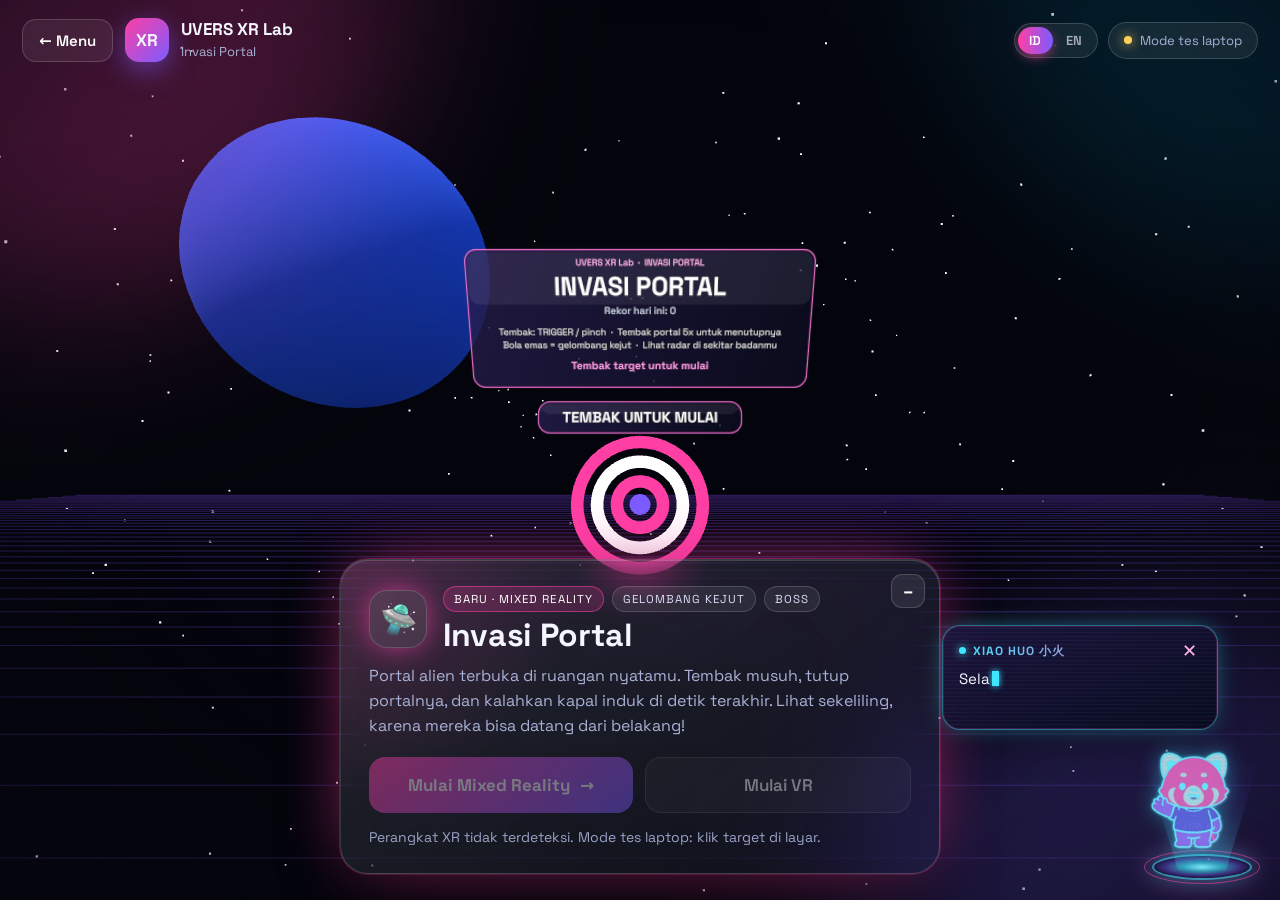
<file: invasi.html>
<!DOCTYPE html>
<html lang="id">
<head>
<meta charset="utf-8">
<meta name="viewport" content="width=device-width,initial-scale=1">
<title>Invasi Portal MR</title>
<meta name="description" content="Invasi Portal: portal alien terbuka di ruangan nyatamu (Mixed Reality).">
<meta name="theme-color" content="#05060f">
<link rel="icon" href="favicon.svg" type="image/svg+xml">
<meta name="title-en" content="Portal Invasion">
<meta name="description-en" content="Portal Invasion: close alien portals in your real room with Mixed Reality.">
<script src="i18n.js"></script>
<script src="xiaohuo.js" defer></script>
<link rel="stylesheet" href="fonts/fonts.css">
<link rel="stylesheet" href="tema.css">
<style>
  :root{--accent:#ff3fa4;--a1:#ff3fa4;--a2:#7b5cff}
</style>
<script type="importmap">
{ "imports": { "three": "./three.module.min.js" } }
</script>
</head>
<body>
<script src="loader.js"></script>
<script src="tema.js" defer></script>
<div class="xr-aura" aria-hidden="true"><i></i><i></i><i></i></div>
<header class="xr-top">
  <div class="xr-left"><a class="xr-back" href="./">← Menu</a>
    <div class="xr-brand"><div class="xr-logo">XR</div><div><b>UVERS XR Lab</b><span data-en="Portal Invasion">Invasi Portal</span></div></div></div>
  <div class="xr-pill" id="xrStatus" data-en="Checking device…" data-en-if="Memeriksa perangkat…">Memeriksa perangkat…</div>
</header>
<div id="ov">
  <div class="xr-head"><div class="xr-icon">🛸</div><div><div class="tags"><span class="tag hot" data-en="New · Mixed Reality">Baru · Mixed Reality</span><span class="tag" data-en="Shockwave">Gelombang kejut</span><span class="tag">Boss</span></div><h1 data-en="Portal Invasion">Invasi Portal</h1></div></div>
  <p data-en="Alien portals open in your real room. Shoot the enemies, close the portals, and defeat the mothership in the final seconds. Look around, they can come from behind!">Portal alien terbuka di ruangan nyatamu. Tembak musuh, tutup portalnya, dan kalahkan kapal induk di detik terakhir. Lihat sekeliling, karena mereka bisa datang dari belakang!</p>
  <div class="btns">
    <button class="btn primary" id="btnAR" disabled data-en="Start Mixed Reality <span class=&quot;arw&quot;>→</span>">Mulai Mixed Reality <span class="arw">→</span></button>
    <button class="btn" id="btnVR" disabled data-en="Start VR">Mulai VR</button>
  </div>
  <div id="msg" data-en="Checking device…" data-en-if="Memeriksa perangkat…">Memeriksa perangkat…</div>
</div>
<script type="module">
import * as THREE from 'three';
import { buatMusuh, buatBos, Ledakan, pakaiPantulan } from './alien.js';
import { lingkungan } from './detail.js';

// ====== PENGATURAN (silakan ubah) ======
const EVENT_NAME = 'UVERS XR Lab';
const DURATION = 90;    // detik per ronde
const LIVES = 5;
const BOSS_AT = 20;     // boss muncul saat sisa waktu ≤ angka ini
const ENEMY = {
  drone: { hp: 1, pts: 10, r: 0.32, speed: [0.9, 1.5], color: 0xff33cc },
  fast:  { hp: 1, pts: 20, r: 0.28, speed: [1.6, 2.2], color: 0x55ff66 },
  tank:  { hp: 3, pts: 40, r: 0.42, speed: [0.6, 0.9], color: 0xff8833 },
};
// =======================================

const R = THREE.MathUtils;
const renderer = new THREE.WebGLRenderer({ antialias: true, alpha: true });
renderer.setPixelRatio(Math.min(devicePixelRatio, 2));
renderer.setSize(innerWidth, innerHeight);
renderer.xr.enabled = true;
renderer.xr.setReferenceSpaceType('local-floor');
document.body.appendChild(renderer.domElement);

const scene = new THREE.Scene();
import('./logo3d.js').then(m => m.pasangLogo3D(renderer, scene)).catch(e => console.warn('logo3d', e));
const BG = new THREE.Color(0x04050c);
scene.background = BG.clone();
const camera = new THREE.PerspectiveCamera(75, innerWidth / innerHeight, 0.03, 200);
camera.position.set(0, 1.6, 0.8); scene.add(camera);
addEventListener('resize', () => { camera.aspect = innerWidth / innerHeight; camera.updateProjectionMatrix(); renderer.setSize(innerWidth, innerHeight); });

scene.add(new THREE.HemisphereLight(0xaabbff, 0x332244, 1.3));
const sun = new THREE.DirectionalLight(0xffffff, 1.6); sun.position.set(-2, 5, 2); scene.add(sun);

// ---------- Lingkungan VR (disembunyikan di mode MR) ----------
const env = new THREE.Group(); scene.add(env);
{
  env.add(new THREE.GridHelper(40, 80, 0xff3fa4, 0x2a1a55));
  const n = 1500, p = new Float32Array(n * 3);
  for (let i = 0; i < n; i++) new THREE.Vector3().randomDirection().multiplyScalar(R.randFloat(70, 110)).toArray(p, i * 3);
  const g = new THREE.BufferGeometry(); g.setAttribute('position', new THREE.BufferAttribute(p, 3));
  env.add(new THREE.Points(g, new THREE.PointsMaterial({ color: 0xffffff, size: 0.3 })));
  const neb = new THREE.Mesh(new THREE.SphereGeometry(14, 48, 32), new THREE.MeshStandardMaterial({ color: 0x2b6bff, emissive: 0x0c2266, roughness: 1 }));
  neb.position.set(-30, 20, -60); env.add(neb);
}
let xrKind = null; // 'ar' | 'vr' | null
function applyEnv() {
  const ar = xrKind === 'ar';
  env.visible = !ar; scene.background = ar ? null : BG.clone();
}

// ---------- Utilitas panel ----------
function makePanel(w, h, cw, ch) {
  const c = document.createElement('canvas'); c.width = cw; c.height = ch;
  const ctx = c.getContext('2d'); const tex = new THREE.CanvasTexture(c); tex.colorSpace = THREE.SRGBColorSpace;
  const mesh = new THREE.Mesh(new THREE.PlaneGeometry(w, h), new THREE.MeshBasicMaterial({ map: tex, transparent: true, depthWrite: false }));
  return { mesh, ctx, tex, c };
}
function rr(ctx, x, y, w, h, r) { ctx.beginPath(); ctx.moveTo(x + r, y); ctx.arcTo(x + w, y, x + w, y + h, r);
  ctx.arcTo(x + w, y + h, x, y + h, r); ctx.arcTo(x, y + h, x, y, r); ctx.arcTo(x, y, x + w, y, r); ctx.closePath(); }
function glass(ctx, W, H, accent) {
  const g = ctx.createLinearGradient(0, 0, W, H); g.addColorStop(0, 'rgba(40,30,80,.78)'); g.addColorStop(1, 'rgba(10,12,30,.78)');
  ctx.fillStyle = g; rr(ctx, 6, 6, W - 12, H - 12, 44); ctx.fill();
  ctx.strokeStyle = accent; ctx.lineWidth = 5; rr(ctx, 6, 6, W - 12, H - 12, 44); ctx.stroke();
  ctx.fillStyle = 'rgba(255,255,255,.07)'; rr(ctx, 14, 14, W - 28, (H - 28) * .38, 36); ctx.fill();
}
const FONT = "'Space Grotesk', system-ui, sans-serif";

const board = makePanel(2.0, 0.8, 1280, 512);
board.mesh.position.set(0, 2.35, -2.6); board.mesh.lookAt(0, 1.6, 0); scene.add(board.mesh);

// ---------- Target mulai ----------
const startT = new THREE.Group(); startT.position.set(0, 1.3, -2.0); scene.add(startT);
for (let i = 0; i < 3; i++) startT.add(new THREE.Mesh(new THREE.TorusGeometry(0.3 - i * 0.095, 0.03, 8, 48), new THREE.MeshBasicMaterial({ color: i % 2 ? 0xffffff : 0xff3fa4 })));
startT.add(new THREE.Mesh(new THREE.CircleGeometry(0.05, 24), new THREE.MeshBasicMaterial({ color: 0x7b5cff })));
const startHit = new THREE.Mesh(new THREE.SphereGeometry(0.4, 12, 8), new THREE.MeshBasicMaterial({ visible: false }));
startHit.userData.kind = 'start'; startT.add(startHit);
const startLabel = makePanel(1.0, 0.17, 768, 128); startLabel.mesh.position.y = 0.42; startT.add(startLabel.mesh);
{ const { ctx, c } = startLabel; glass(ctx, c.width, c.height, 'rgba(255,120,220,.8)');
  ctx.fillStyle = '#fff'; ctx.font = `700 54px ${FONT}`; ctx.textAlign = 'center'; ctx.textBaseline = 'middle';
  ctx.fillText(L('TEMBAK UNTUK MULAI', 'SHOOT TO START'), c.width / 2, c.height / 2 + 3); startLabel.tex.needsUpdate = true; }


// ---------- Tombol KELUAR (tembak untuk keluar dari VR/MR) ----------
const exitT = new THREE.Group(); scene.add(exitT);
exitT.add(new THREE.Mesh(new THREE.TorusGeometry(0.16, 0.022, 8, 40), new THREE.MeshBasicMaterial({ color: 0xff4466 })));
{ const x1 = new THREE.Mesh(new THREE.BoxGeometry(0.16, 0.03, 0.01), new THREE.MeshBasicMaterial({ color: 0xffffff })); x1.rotation.z = Math.PI / 4;
  const x2 = x1.clone(); x2.rotation.z = -Math.PI / 4; exitT.add(x1, x2); }
const exitHit = new THREE.Mesh(new THREE.SphereGeometry(0.24, 10, 8), new THREE.MeshBasicMaterial({ visible: false }));
exitHit.userData.isExit = true; exitHit.userData.kind = 'exit'; exitT.add(exitHit);
const exitLabel = makePanel(0.42, 0.1, 384, 96); exitLabel.mesh.position.y = 0.26; exitT.add(exitLabel.mesh);
{ const { ctx, c } = exitLabel; glass(ctx, c.width, c.height, 'rgba(255,90,120,.9)', 26);
  ctx.fillStyle = '#fff'; ctx.font = `700 44px ${FONT}`; ctx.textAlign = 'center'; ctx.textBaseline = 'middle';
  ctx.fillText(L('KELUAR', 'EXIT'), c.width / 2, c.height / 2 + 3); exitLabel.tex.needsUpdate = true; }
function exitXR() { try { renderer.xr.getSession()?.end(); } catch (e) {} }

// ---------- Suara ----------
let ac = null, noiseBuf = null;
function initAudio() {
  if (!ac) { try { ac = new (window.AudioContext || window.webkitAudioContext)();
    noiseBuf = ac.createBuffer(1, ac.sampleRate * 0.8, ac.sampleRate);
    const d = noiseBuf.getChannelData(0); for (let i = 0; i < d.length; i++) d[i] = Math.random() * 2 - 1; } catch (e) {} }
  ac?.resume?.();
}
function tone(f, d, type = 'sine', vol = .2, ramp = 1) {
  if (!ac) return; const t = ac.currentTime, o = ac.createOscillator(), g = ac.createGain();
  o.type = type; o.frequency.setValueAtTime(f, t); o.frequency.exponentialRampToValueAtTime(Math.max(20, f * ramp), t + d);
  g.gain.setValueAtTime(vol, t); g.gain.exponentialRampToValueAtTime(0.001, t + d);
  o.connect(g).connect(ac.destination); o.start(t); o.stop(t + d + .02);
}
function boom(vol = .5, dur = .5, freq = 900) {
  if (!ac || !noiseBuf) return; const t = ac.currentTime, s = ac.createBufferSource(); s.buffer = noiseBuf;
  const f = ac.createBiquadFilter(); f.type = 'lowpass'; f.frequency.setValueAtTime(freq, t); f.frequency.exponentialRampToValueAtTime(50, t + dur);
  const g = ac.createGain(); g.gain.setValueAtTime(vol, t); g.gain.exponentialRampToValueAtTime(0.001, t + dur);
  s.connect(f).connect(g).connect(ac.destination); s.start(t); s.stop(t + dur);
}
// suara berarah (kiri/kanan) agar pemain tahu asal musuh
function panTone(pos, f, d, type, vol) {
  if (!ac) return; const t = ac.currentTime, o = ac.createOscillator(), g = ac.createGain(), p = ac.createStereoPanner ? ac.createStereoPanner() : null;
  const rel = pos.clone().sub(head).applyQuaternion(camQ.clone().invert());
  o.type = type; o.frequency.setValueAtTime(f, t); o.frequency.exponentialRampToValueAtTime(f * 1.8, t + d);
  g.gain.setValueAtTime(vol, t); g.gain.exponentialRampToValueAtTime(0.001, t + d);
  if (p) { p.pan.value = R.clamp(rel.x / Math.max(.5, rel.length()), -1, 1); o.connect(g).connect(p).connect(ac.destination); } else o.connect(g).connect(ac.destination);
  o.start(t); o.stop(t + d + .02);
}
const sfx = {
  laser: () => tone(1500, .12, 'square', .07, .15),
  hit:   () => tone(520, .08, 'triangle', .18, 2),
  kill:  () => { boom(.4, .45, 1500); tone(240, .2, 'sawtooth', .07, .4); },
  hurt:  () => { boom(.7, .7, 400); tone(110, .5, 'sawtooth', .2, .5); },
  portalOpen: (p) => panTone(p, 180, .7, 'sawtooth', .12),
  portalClose: () => { boom(.5, .8, 2500); [500, 700, 1000].forEach((f, i) => setTimeout(() => tone(f, .15, 'triangle', .15), i * 70)); },
  shock: () => { boom(.9, 1.2, 3000); tone(80, 1, 'sine', .4, .5); },
  orb:   () => [880, 1320, 1760].forEach((f, i) => setTimeout(() => tone(f, .12, 'sine', .12), i * 80)),
  boss:  () => { tone(70, 1.5, 'sawtooth', .25, 1.4); setTimeout(() => tone(55, 1.5, 'sawtooth', .25, 1.2), 600); },
  start: () => [440, 660, 880, 1320].forEach((f, i) => setTimeout(() => tone(f, .12, 'square', .1), i * 100)),
  win:   () => [523, 659, 784, 1046, 1318].forEach((f, i) => setTimeout(() => tone(f, .25, 'triangle', .2), i * 130)),
  over:  () => [660, 520, 400, 260].forEach((f, i) => setTimeout(() => tone(f, .25, 'triangle', .2), i * 160)),
};
addEventListener('pointerdown', initAudio); addEventListener('click', initAudio, true);

// ---------- Efek ----------
const fx = [];
function beam(from, to, color) {
  const l = new THREE.Line(new THREE.BufferGeometry().setFromPoints([from, to]), new THREE.LineBasicMaterial({ color, transparent: true }));
  l.userData = { t: 0, life: .14, fade: true }; scene.add(l); fx.push(l);
  const s = new THREE.Mesh(new THREE.SphereGeometry(0.03, 8, 6), new THREE.MeshBasicMaterial({ color, transparent: true }));
  s.position.copy(to); s.userData = { t: 0, life: .14, fade: true }; scene.add(s); fx.push(s);
}
const pGeo = new THREE.BoxGeometry(1, 1, 1);
const FX = new Ledakan(scene, { ringan: true });
function explode(pos, color, n = 24, size = .05, spd = 3) { FX.meledak(pos, color, n, size, spd); }
function popup(pos, text, color = '#ffffff', size = .5) {
  const c = document.createElement('canvas'); c.width = 512; c.height = 128; const ctx = c.getContext('2d');
  ctx.font = `700 84px ${FONT}`; ctx.textAlign = 'center'; ctx.textBaseline = 'middle';
  ctx.lineWidth = 10; ctx.strokeStyle = 'rgba(0,0,0,.6)'; ctx.strokeText(text, 256, 64); ctx.fillStyle = color; ctx.fillText(text, 256, 64);
  const tex = new THREE.CanvasTexture(c); tex.colorSpace = THREE.SRGBColorSpace;
  const s = new THREE.Sprite(new THREE.SpriteMaterial({ map: tex, transparent: true, depthTest: false }));
  s.position.copy(pos); s.scale.set(size, size / 4, 1); s.renderOrder = 998;
  s.userData = { t: 0, life: .9, fade: true, rise: .5, tex }; scene.add(s); fx.push(s);
}
const hurtSphere = new THREE.Mesh(new THREE.SphereGeometry(0.25, 16, 12),
  new THREE.MeshBasicMaterial({ color: 0xff0022, transparent: true, opacity: 0, side: THREE.BackSide, depthTest: false }));
hurtSphere.renderOrder = 999; camera.add(hurtSphere);
let hurtT = 0, flashCol = 0xff0022;

// ---------- Tekstur portal ----------
function portalTexture() {
  const c = document.createElement('canvas'); c.width = c.height = 256; const ctx = c.getContext('2d');
  const g = ctx.createRadialGradient(128, 128, 10, 128, 128, 128);
  g.addColorStop(0, 'rgba(255,255,255,1)'); g.addColorStop(.25, 'rgba(255,90,220,.95)'); g.addColorStop(.6, 'rgba(110,60,255,.75)'); g.addColorStop(1, 'rgba(40,0,120,0)');
  ctx.fillStyle = g; ctx.fillRect(0, 0, 256, 256);
  ctx.strokeStyle = 'rgba(255,255,255,.55)'; ctx.lineWidth = 6;
  for (let i = 0; i < 5; i++) { ctx.beginPath(); ctx.arc(128, 128, 30 + i * 18, i, i + 2.4); ctx.stroke(); }
  const t = new THREE.CanvasTexture(c); t.colorSpace = THREE.SRGBColorSpace; return t;
}
const PTEX = portalTexture();

// ---------- Entitas ----------
const shoot = [];
const addShoot = (m, kind, ref) => { m.userData.kind = kind; m.userData.ref = ref; shoot.push(m); };
const remShoot = m => { const i = shoot.indexOf(m); if (i >= 0) shoot.splice(i, 1); };
const portals = [], enemies = [], projs = [];
let orb = null, boss = null;
const head = new THREE.Vector3(), camQ = new THREE.Quaternion();

function emi(color, extra = {}) { return new THREE.MeshStandardMaterial({ color, emissive: color, emissiveIntensity: .55, roughness: .35, metalness: .3, ...extra }); }
function makeEnemy(type) {
  const g = buatMusuh(type, { skala: .6, ringan: true });
  const hb = new THREE.Mesh(new THREE.SphereGeometry(ENEMY[type].r, 10, 8), new THREE.MeshBasicMaterial({ visible: false })); g.add(hb);
  g.userData = { ...g.userData, type, hp: ENEMY[type].hp, hb, t: 0, phase: Math.random() * 10 };
  addShoot(hb, 'enemy', g); return g;
}
function spawnEnemy(from) {
  const prog = Math.min(1, elapsed / DURATION), r = Math.random();
  const type = elapsed > 25 && r < .2 ? 'tank' : elapsed > 10 && r < .5 ? 'fast' : 'drone';
  const e = makeEnemy(type); e.position.copy(from); e.userData.speed = R.lerp(...ENEMY[type].speed, prog);
  scene.add(e); enemies.push(e);
}
function killEnemy(e, byShot = true) {
  if (!enemies.includes(e)) return;
  scene.remove(e); enemies.splice(enemies.indexOf(e), 1); remShoot(e.userData.hb);
  explode(e.position, ENEMY[e.userData.type].color, e.userData.type === 'tank' ? 36 : 22);
  if (byShot) { const pts = ENEMY[e.userData.type].pts * mult(); score += pts; popup(e.position.clone().add(new THREE.Vector3(0, .2, 0)), '+' + pts, '#ffe27a'); }
}
function spawnPortal() {
  const prog = Math.min(1, elapsed / DURATION);
  const spread = elapsed < 15 ? 70 : elapsed < 35 ? 130 : 180; // makin lama, makin dari belakang
  const a = R.degToRad(R.randFloat(-spread, spread)), d = R.randFloat(2.8, 3.8);
  const g = new THREE.Group(); g.position.set(head.x + Math.sin(a) * d, R.randFloat(1.1, 2.2), head.z - Math.cos(a) * d);
  const disc = new THREE.Mesh(new THREE.CircleGeometry(0.55, 48), new THREE.MeshBasicMaterial({ map: PTEX, transparent: true, blending: THREE.AdditiveBlending, depthWrite: false, side: THREE.DoubleSide }));
  const ring = new THREE.Mesh(new THREE.TorusGeometry(0.58, 0.035, 10, 64), new THREE.MeshBasicMaterial({ color: 0xff7ae0 }));
  const ring2 = new THREE.Mesh(new THREE.TorusGeometry(0.66, 0.012, 6, 64), new THREE.MeshBasicMaterial({ color: 0x8a7bff }));
  const hb = new THREE.Mesh(new THREE.CircleGeometry(0.6, 16), new THREE.MeshBasicMaterial({ visible: false, side: THREE.DoubleSide }));
  g.add(disc, ring, ring2, hb); g.lookAt(head); g.scale.setScalar(0.01);
  g.userData = { disc, ring2, hb, hp: 5, t: 0, life: R.randFloat(7, 10), spawnT: .8, rate: R.lerp(2.0, 1.1, prog) };
  addShoot(hb, 'portal', g); scene.add(g); portals.push(g); sfx.portalOpen(g.position);
}
function closePortal(p, byShot) {
  if (!portals.includes(p)) return;
  remShoot(p.userData.hb); portals.splice(portals.indexOf(p), 1); p.userData.closing = 0; closing.push(p);
  if (byShot) { const pts = 100 * mult(); score += pts; explode(p.position, 0xff7ae0, 50, .06, 4); popup(p.position.clone().add(new THREE.Vector3(0, .5, 0)), L('PORTAL DITUTUP +', 'PORTAL CLOSED +') + pts, '#ff9be8', .9); sfx.portalClose(); }
}
const closing = [];
function spawnOrb() {
  const a = R.degToRad(R.randFloat(-60, 60)), d = R.randFloat(1.8, 2.4);
  orb = new THREE.Group(); orb.position.set(head.x + Math.sin(a) * d, R.randFloat(1.4, 2.0), head.z - Math.cos(a) * d);
  const core = new THREE.Mesh(new THREE.IcosahedronGeometry(0.14, 1), new THREE.MeshStandardMaterial({ color: 0xffe066, emissive: 0xffaa00, emissiveIntensity: 1.2, metalness: .6, flatShading: true }));
  const halo = new THREE.Mesh(new THREE.SphereGeometry(0.24, 20, 14), new THREE.MeshBasicMaterial({ color: 0xffd23f, transparent: true, opacity: .25, blending: THREE.AdditiveBlending, depthWrite: false }));
  const hb = new THREE.Mesh(new THREE.SphereGeometry(0.3, 10, 8), new THREE.MeshBasicMaterial({ visible: false }));
  orb.add(core, halo, hb); orb.userData = { t: 0, core, halo, hb }; addShoot(hb, 'orb', orb); scene.add(orb); sfx.orb();
}
function shockwave(pos) {
  const s = new THREE.Mesh(new THREE.SphereGeometry(1, 32, 20), new THREE.MeshBasicMaterial({ color: 0xffd23f, transparent: true, opacity: .5, blending: THREE.AdditiveBlending, side: THREE.DoubleSide, depthWrite: false }));
  s.position.copy(pos); s.scale.setScalar(.1); s.userData = { t: 0, life: .7, grow: 12, fade: true }; scene.add(s); fx.push(s);
  hurtT = .35; flashCol = 0xfff2a0; hurtSphere.material.color.setHex(flashCol); sfx.shock();
  let n = 0; for (const e of [...enemies]) { killEnemy(e, true); n++; }
  for (const p of [...projs]) { removeProj(p); explode(p.position, 0xff4444, 8); }
  popup(pos.clone().add(new THREE.Vector3(0, .4, 0)), n ? L(`GELOMBANG KEJUT x${n}!`, `SHOCKWAVE x${n}!`) : L('GELOMBANG KEJUT!', 'SHOCKWAVE!'), '#ffe27a', 1.0);
}
function spawnBoss() {
  boss = new THREE.Group(); boss.position.set(head.x, 2.6, head.z - 4.2);
  const BOS = buatBos({ skala: .52, ringan: true }), hull = BOS.hull, core = BOS.core; boss.add(BOS.grup);
  const barBg = new THREE.Mesh(new THREE.PlaneGeometry(1.6, 0.08), new THREE.MeshBasicMaterial({ color: 0x220011, transparent: true, opacity: .7, depthWrite: false }));
  const bar = new THREE.Mesh(new THREE.PlaneGeometry(1.6, 0.08), new THREE.MeshBasicMaterial({ color: 0xff3355 }));
  barBg.position.y = .7; bar.position.set(0, .7, .001); boss.add(barBg, bar);
  const hb = new THREE.Mesh(new THREE.SphereGeometry(1.1, 12, 8), new THREE.MeshBasicMaterial({ visible: false })); hb.scale.y = .45; boss.add(hb);
  boss.userData = { hp: 25, max: 25, t: 0, hull, core, bar, barBg, hb, fireT: 2, flash: 0, base: boss.position.clone() };
  addShoot(hb, 'boss', boss); scene.add(boss); sfx.boss(); lastKey = '';
  popup(new THREE.Vector3(head.x, 2.0, head.z - 2.5), L('KAPAL INDUK DATANG!', 'MOTHERSHIP INCOMING!'), '#ff5577', 1.4);
}
function fireProj(from) {
  const m = new THREE.Mesh(new THREE.SphereGeometry(0.08, 14, 10), new THREE.MeshBasicMaterial({ color: 0xff3344 }));
  const h = new THREE.Mesh(new THREE.SphereGeometry(0.14, 14, 10), new THREE.MeshBasicMaterial({ color: 0xff0033, transparent: true, opacity: .35, blending: THREE.AdditiveBlending, depthWrite: false }));
  m.add(h); m.position.copy(from);
  m.userData.vel = head.clone().sub(from).normalize().multiplyScalar(1.5);
  addShoot(m, 'proj', m); scene.add(m); projs.push(m); tone(300, .25, 'sawtooth', .08, .5);
}
function removeProj(p) { if (!projs.includes(p)) return; scene.remove(p); projs.splice(projs.indexOf(p), 1); remShoot(p); }

// ---------- State ----------
let state = 'idle', score = 0, elapsed = 0, lives = LIVES, streak = 0, kills = 0, portalsClosed = 0, shots = 0, hits = 0;
let portalT = 0, orbT = 0, bossSpawned = false, canStart = true, newRecord = false, victory = false;
let best = 0; try { best = +localStorage.getItem('invasi_best') || 0; } catch (e) {}
const mult = () => Math.min(5, 1 + Math.floor(streak / 4));
let lastKey = '';
function drawBoard() {
  const remain = Math.max(0, Math.ceil(DURATION - elapsed));
  const key = [state, score, remain, lives, mult(), best, !!boss, boss?.userData.hp].join('|'); if (key === lastKey) return; lastKey = key;
  const { ctx, c } = board, W = c.width, H = c.height; ctx.clearRect(0, 0, W, H);
  glass(ctx, W, H, 'rgba(255,120,220,.85)');
  ctx.textAlign = 'center'; ctx.textBaseline = 'middle';
  ctx.fillStyle = '#ffb3ec'; ctx.font = `600 32px ${FONT}`; ctx.fillText(EVENT_NAME + L('  ·  INVASI PORTAL', '  ·  PORTAL INVASION'), W / 2, 52);
  if (state === 'playing') {
    ctx.font = `600 36px ${FONT}`; ctx.fillStyle = '#c9cfe6';
    ctx.fillText(L('WAKTU', 'TIME'), 210, 120); ctx.fillText(L('SKOR', 'SCORE'), W / 2, 120); ctx.fillText(L('NYAWA', 'LIVES'), W - 210, 120);
    ctx.fillStyle = remain <= 10 ? '#ff5577' : '#7dffc0'; ctx.font = `700 100px ${FONT}`; ctx.fillText(remain, 210, 225);
    ctx.fillStyle = '#fff'; ctx.font = `700 130px ${FONT}`; ctx.fillText(score, W / 2, 230);
    ctx.fillStyle = '#ff4d8d'; ctx.font = `64px ${FONT}`; ctx.fillText('♥'.repeat(lives) + '♡'.repeat(Math.max(0, LIVES - lives)), W - 210, 225);
    const m = mult();
    if (boss) { ctx.fillStyle = '#ff5577'; ctx.font = `700 56px ${FONT}`; ctx.fillText(`BOSS  ${boss.userData.hp}/${boss.userData.max}`, W / 2, 350); }
    else { ctx.fillStyle = m > 1 ? '#ffe27a' : 'rgba(255,255,255,.4)'; ctx.font = `700 52px ${FONT}`; ctx.fillText(m > 1 ? `COMBO x${m}` : L('Tutup portal = +100', 'Close a portal = +100'), W / 2, 350); }
    ctx.fillStyle = 'rgba(255,255,255,.12)'; rr(ctx, 140, 420, W - 280, 22, 11); ctx.fill();
    const gr = ctx.createLinearGradient(140, 0, W - 140, 0); gr.addColorStop(0, '#ff3fa4'); gr.addColorStop(1, '#7b5cff');
    ctx.fillStyle = gr; rr(ctx, 140, 420, Math.max(22, (W - 280) * remain / DURATION), 22, 11); ctx.fill();
  } else {
    ctx.fillStyle = '#fff'; ctx.font = `700 92px ${FONT}`;
    ctx.fillText(state === 'over' ? (victory ? L('MENANG!  ', 'VICTORY!  ') + score : L('SKOR  ', 'SCORE  ') + score) : L('INVASI PORTAL', 'PORTAL INVASION'), W / 2, 140);
    ctx.font = `600 36px ${FONT}`;
    if (state === 'over') {
      const acc = shots ? Math.round(hits / shots * 100) : 0;
      ctx.fillStyle = newRecord ? '#ffe27a' : '#c9cfe6';
      ctx.fillText((newRecord ? L('★ REKOR BARU ★   ', '★ NEW RECORD ★   ') : L(`Rekor ${best}   `, `Best ${best}   `)) + L(`Musuh ${kills} · Portal ${portalsClosed} · Akurasi ${acc}%`, `Enemies ${kills} · Portals ${portalsClosed} · Accuracy ${acc}%`), W / 2, 222);
    } else { ctx.fillStyle = '#c9cfe6'; ctx.fillText(L('Rekor hari ini: ', 'Today\'s best: ') + best, W / 2, 222); }
    ctx.fillStyle = '#fff'; ctx.font = `34px ${FONT}`;
    ctx.fillText(L('Tembak: TRIGGER / pinch  ·  Tembak portal 5x untuk menutupnya', 'Shoot: TRIGGER / pinch  ·  Hit a portal 5x to close it'), W / 2, 300);
    ctx.fillText(L('Bola emas = gelombang kejut  ·  Lihat radar di sekitar badanmu', 'Gold orb = shockwave  ·  Check the radar around your body'), W / 2, 348);
    ctx.fillStyle = '#ff9be8'; ctx.font = `700 40px ${FONT}`;
    ctx.fillText(canStart ? L('Tembak target untuk ', 'Shoot the target to ') + (state === 'over' ? L('main lagi', 'play again') : L('mulai', 'start')) : '…', W / 2, 425);
  }
  board.tex.needsUpdate = true;
}

function clearAll() {
  for (const e of [...enemies]) { scene.remove(e); remShoot(e.userData.hb); } enemies.length = 0;
  for (const p of [...portals]) { scene.remove(p); remShoot(p.userData.hb); } portals.length = 0;
  for (const p of [...projs]) removeProj(p);
  if (orb) { scene.remove(orb); remShoot(orb.userData.hb); orb = null; }
  if (boss) { scene.remove(boss); remShoot(boss.userData.hb); boss = null; }
}
function startGame() {
  clearAll(); state = 'playing'; score = 0; elapsed = 0; lives = LIVES; streak = 0; kills = 0; portalsClosed = 0; shots = 0; hits = 0;
  portalT = .6; orbT = R.randFloat(14, 20); bossSpawned = false; victory = false; newRecord = false; canStart = false; startT.visible = false; lastKey = '';
  sfx.start();
}
function endGame(win = false) {
  state = 'over'; victory = win; window.uversSkor?.('invasi', score, win ? '★' : '');
  for (const e of [...enemies]) killEnemy(e, false);
  for (const p of [...portals]) closePortal(p, false);
  for (const p of [...projs]) removeProj(p);
  if (orb) { scene.remove(orb); remShoot(orb.userData.hb); orb = null; }
  if (boss && !win) { remShoot(boss.userData.hb); boss.userData.leaving = true; boss.userData.t = 0; }
  if (score > best) { best = score; newRecord = true; try { localStorage.setItem('invasi_best', best); } catch (e) {} }
  win ? sfx.win() : sfx.over(); lastKey = '';
  setTimeout(() => { canStart = true; startT.visible = true; lastKey = ''; }, 2500);
}
function damage() {
  lives--; streak = 0; hurtT = .5; flashCol = 0xff0022; hurtSphere.material.color.setHex(flashCol); sfx.hurt();
  for (const g of guns) haptic(g, 1, 250);
  if (lives <= 0) endGame(false);
}

// ---------- Senjata ----------
const ray = new THREE.Raycaster(); ray.far = 60;
function haptic(o, s, ms) { try { o?.source?.gamepad?.hapticActuators?.[0]?.pulse(s, ms); } catch (e) {} }
const guns = [0, 1].map(i => {
  const c = renderer.xr.getController(i); scene.add(c);
  const color = i ? 0xff7ae0 : 0x5ee7ff;
  const ptr = new THREE.Line(new THREE.BufferGeometry().setFromPoints([new THREE.Vector3(), new THREE.Vector3(0, 0, -1)]), new THREE.LineBasicMaterial({ color, transparent: true, opacity: .35 }));
  ptr.scale.z = 4; c.add(ptr);
  const gun = new THREE.Group();
  const body = new THREE.Mesh(new THREE.BoxGeometry(0.035, 0.045, 0.14), new THREE.MeshStandardMaterial({ color: 0x1d1f33, metalness: .8, roughness: .3 }));
  body.position.z = 0.02; const tip = new THREE.Mesh(new THREE.CylinderGeometry(0.012, 0.012, 0.05, 12), new THREE.MeshBasicMaterial({ color }));
  tip.rotation.x = Math.PI / 2; tip.position.z = -0.07; gun.add(body, tip); c.add(gun);
  const o = { c, color, source: null, gun };
  c.addEventListener('connected', e => { o.source = e.data; gun.visible = !e.data.hand; });
  c.addEventListener('disconnected', () => { o.source = null; });
  c.addEventListener('selectstart', () => {
    const p = new THREE.Vector3(), q = new THREE.Quaternion(); c.getWorldPosition(p); c.getWorldQuaternion(q);
    fire(p, new THREE.Vector3(0, 0, -1).applyQuaternion(q), color, o);
  });
  return o;
});
function fire(origin, dir, color, g) {
  initAudio(); sfx.laser(); haptic(g, .3, 20);
  ray.set(origin, dir);
  const list = startT.visible && canStart ? [...shoot, startHit, ...(renderer.xr.isPresenting ? [exitHit] : [])] : shoot;
  const hit = ray.intersectObjects(list, false)[0];
  beam(origin.clone().addScaledVector(dir, .08), hit ? hit.point : origin.clone().addScaledVector(dir, 30), color);
  if (!hit) { if (state === 'playing') { shots++; streak = 0; } return; }
  const kind = hit.object.userData.kind, ref = hit.object.userData.ref;
  if (kind === 'exit') { exitXR(); return; }
  if (kind === 'start') { explode(startT.position, 0xff3fa4, 24); startGame(); return; }
  if (state !== 'playing') return;
  shots++; hits++;
  if (kind === 'enemy') {
    ref.userData.hp--;
    if (ref.userData.hp > 0) { sfx.hit(); haptic(g, .6, 40); ref.userData.flash = .12; ref.position.addScaledVector(dir, .3); return; }
    streak++; kills++; killEnemy(ref, true); sfx.kill(); haptic(g, .9, 60);
  } else if (kind === 'portal') {
    ref.userData.hp--; ref.userData.flash = .15; sfx.hit(); haptic(g, .5, 30);
    if (ref.userData.hp <= 0) { streak++; portalsClosed++; closePortal(ref, true); haptic(g, 1, 120); }
  } else if (kind === 'orb') {
    remShoot(ref.userData.hb); scene.remove(ref); orb = null; streak++; shockwave(ref.position); haptic(g, 1, 200);
  } else if (kind === 'proj') {
    removeProj(ref); explode(ref.position, 0xff4444, 10, .035, 2); score += 5; sfx.hit();
  } else if (kind === 'boss') {
    const b = ref.userData; b.hp--; b.flash = .1; sfx.hit(); haptic(g, .7, 50);
    explode(hit.point, 0xff3fa4, 6, .03, 2);
    b.bar.scale.x = Math.max(0.001, b.hp / b.max); b.bar.position.x = -0.8 * (1 - b.bar.scale.x);
    if (b.hp <= 0) {
      remShoot(b.hb); b.dying = true; const dead = boss, pos = boss.position.clone();
      const pts = 500 * mult(); score += pts; popup(pos.clone().add(new THREE.Vector3(0, .8, 0)), L('KAPAL INDUK HANCUR! +', 'MOTHERSHIP DESTROYED! +') + pts, '#ffe27a', 1.6);
      endGame(true);
      for (let i = 0; i < 6; i++) setTimeout(() => { explode(pos.clone().add(new THREE.Vector3().randomDirection().multiplyScalar(.7)), [0xff3fa4, 0xffe066, 0x7b5cff][i % 3], 40, .07, 5); boom(.6, .8, 1800); }, i * 140);
      setTimeout(() => { scene.remove(dead); if (boss === dead) boss = null; }, 750);
    }
  }
}
// mode tes laptop: klik = tembak dari kamera
const mouse = new THREE.Vector2();
renderer.domElement.addEventListener('pointerdown', ev => {
  if (renderer.xr.isPresenting) return;
  mouse.set(ev.clientX / innerWidth * 2 - 1, -ev.clientY / innerHeight * 2 + 1);
  ray.setFromCamera(mouse, camera); fire(ray.ray.origin.clone(), ray.ray.direction.clone(), 0x5ee7ff, null);
});

// ---------- Radar di sekitar badan ----------
const radar = new THREE.Group(); scene.add(radar);
radar.add(new THREE.Mesh(new THREE.TorusGeometry(0.55, 0.006, 6, 64), new THREE.MeshBasicMaterial({ color: 0x5ee7ff, transparent: true, opacity: .45 })));
radar.children[0].rotation.x = Math.PI / 2;
const marks = [];
for (let i = 0; i < 16; i++) {
  const m = new THREE.Mesh(new THREE.ConeGeometry(0.022, 0.06, 4), new THREE.MeshBasicMaterial({ color: 0xff3355 }));
  m.rotation.x = Math.PI / 2; const holder = new THREE.Group(); holder.add(m); m.position.z = -0.55; holder.visible = false; radar.add(holder); marks.push(holder);
}

// ---------- Mulai sesi XR (MR / VR) ----------
const ov = document.getElementById('ov'), msg = document.getElementById('msg');
const btnAR = document.getElementById('btnAR'), btnVR = document.getElementById('btnVR');
async function checkSupport() {
  if (!navigator.xr) { msg.textContent = L('WebXR tidak tersedia di browser ini. Mode tes laptop: klik target di layar.', 'WebXR is not available in this browser. Laptop test mode: click the target on screen.'); return; }
  const [ar, vr] = await Promise.all([navigator.xr.isSessionSupported('immersive-ar').catch(() => false), navigator.xr.isSessionSupported('immersive-vr').catch(() => false)]);
  btnAR.disabled = !ar; btnVR.disabled = !vr;
  msg.textContent = ar ? L('Siap! Mixed Reality memakai kamera passthrough Quest.', 'Ready! Mixed Reality uses the Quest passthrough camera.') : vr ? L('Mixed Reality tidak tersedia, gunakan mode VR.', 'Mixed Reality not available, use VR mode.') : L('Perangkat XR tidak terdeteksi. Mode tes laptop: klik target di layar.', 'No XR device detected. Laptop test mode: click the target on screen.');
}
checkSupport();
async function startXR(kind) {
  initAudio();
  try {
    const s = await navigator.xr.requestSession(kind === 'ar' ? 'immersive-ar' : 'immersive-vr', { optionalFeatures: ['local-floor', 'bounded-floor', 'hand-tracking'] });
    xrKind = kind; applyEnv();
    s.addEventListener('end', () => { xrKind = null; applyEnv(); ov.classList.remove('hide'); if (state === 'playing') endGame(false); });
    await renderer.xr.setSession(s); ov.classList.add('hide');
  } catch (e) { msg.textContent = L('Gagal memulai: ', 'Failed to start: ') + e.message; xrKind = null; applyEnv(); }
}
btnAR.onclick = () => startXR('ar'); btnVR.onclick = () => startXR('vr');

// ---------- Loop ----------
const clock = new THREE.Clock(); let now = 0, tick = -1;
const tmp = new THREE.Vector3(), side = new THREE.Vector3(), up = new THREE.Vector3(0, 1, 0);
import('./xrkit.js').then(m => m.pasang(renderer, scene, camera, { game: 'invasi', tutorial: [["Tembak musuh dengan TRIGGER (atau cubit jari)", "Shoot enemies with the TRIGGER (or pinch)"], ["Tembak portal 5x untuk menutupnya", "Hit a portal 5x to close it"], ["Lihat sekeliling, musuh bisa datang dari belakang!", "Look around, enemies can come from behind!"]] })).catch(e => console.warn('xrkit', e));
pakaiPantulan(lingkungan(renderer, scene));
renderer.setAnimationLoop(() => {
  const dt = Math.min(clock.getDelta(), 0.05); now += dt;
  camera.getWorldPosition(head); camera.getWorldQuaternion(camQ);

  if (state === 'playing') {
    elapsed += dt;
    const prog = Math.min(1, elapsed / DURATION), remain = Math.ceil(DURATION - elapsed);
    if (remain <= 5 && remain > 0 && remain !== tick) { tick = remain; tone(1000, .05, 'square', .1); }
    if (!bossSpawned && remain <= BOSS_AT) { bossSpawned = true; spawnBoss(); }
    const maxPortals = boss ? 1 : 1 + Math.floor(prog * 3.2);
    portalT -= dt; if (portalT <= 0 && portals.length < maxPortals) { spawnPortal(); portalT = R.lerp(4.5, 2.2, prog); }
    orbT -= dt; if (orbT <= 0 && !orb) { spawnOrb(); orbT = R.randFloat(16, 22); }
    if (elapsed >= DURATION) endGame(false);
  }

  // portal
  for (const p of [...portals]) {
    const u = p.userData; u.t += dt;
    p.scale.setScalar(Math.min(1, u.t / .6) * (u.flash > 0 ? 1.12 : 1)); if (u.flash > 0) u.flash -= dt;
    u.disc.rotation.z -= dt * 2.5; u.ring2.rotation.z += dt * 1.2; p.lookAt(head);
    if (state === 'playing') { u.spawnT -= dt; if (u.spawnT <= 0 && enemies.length < 14) { spawnEnemy(p.position.clone()); u.spawnT = u.rate; } }
    if (u.t > u.life) closePortal(p, false);
  }
  for (const p of [...closing]) { p.userData.closing += dt; p.scale.setScalar(Math.max(.001, 1 - p.userData.closing / .4)); p.userData.disc.rotation.z -= dt * 8;
    if (p.userData.closing > .4) { scene.remove(p); closing.splice(closing.indexOf(p), 1); } }

  // musuh
  for (const e of [...enemies]) {
    const u = e.userData; u.t += dt; if (u.spin) u.spin.rotation.y += dt * 3;
    tmp.copy(head).sub(e.position); const dist = tmp.length(); tmp.normalize();
    e.position.addScaledVector(tmp, u.speed * dt);
    if (u.type === 'fast') { side.crossVectors(tmp, up).normalize(); e.position.addScaledVector(side, Math.cos(u.t * 3 + u.phase) * 1.4 * dt); }
    else e.position.y += Math.sin(u.t * 2 + u.phase) * .2 * dt;
    e.lookAt(head); e.scale.setScalar(u.flash > 0 ? 1.25 : Math.min(1, u.t / .35)); if (u.flash > 0) u.flash -= dt;
    if (dist < 0.75) { killEnemy(e, false); if (state === 'playing') damage(); }
  }
  // proyektil boss
  for (const p of [...projs]) { p.position.addScaledVector(p.userData.vel, dt); p.rotation.y += dt * 5;
    if (p.position.distanceTo(head) < .35) { removeProj(p); explode(p.position, 0xff3344, 14); if (state === 'playing') damage(); }
    else if (p.position.distanceTo(head) > 12) removeProj(p); }
  // orb
  if (orb) { const u = orb.userData; u.t += dt; u.core.rotation.y += dt * 2; u.core.rotation.x += dt; u.halo.scale.setScalar(1 + Math.sin(now * 6) * .15);
    orb.position.y += Math.sin(now * 2) * .002; if (u.t > 9) { remShoot(u.hb); scene.remove(orb); orb = null; } }
  // boss
  if (boss) {
    const u = boss.userData; u.t += dt;
    if (u.dying) { boss.rotation.z += dt * 2; boss.position.y -= dt * .8; }
    else if (u.leaving) { boss.position.y += dt * 1.5; boss.position.z -= dt * 3; if (u.t > 6 || boss.position.y > 8) { scene.remove(boss); boss = null; } }
    else {
      boss.position.set(u.base.x + Math.sin(u.t * .6) * 1.6, u.base.y + Math.sin(u.t * 1.3) * .2, u.base.z);
      if (u.t < 1.5) boss.position.y = u.base.y + (1.5 - u.t) * 3;
      u.hull.rotation.y += dt * .8; u.core.material.color.setHex(u.flash > 0 ? 0xffffff : 0xff2255); if (u.flash > 0) u.flash -= dt;
      if (state === 'playing') { u.fireT -= dt; if (u.fireT <= 0 && u.hp > 0) { fireProj(boss.position.clone().add(new THREE.Vector3(0, -.2, .3))); u.fireT = R.randFloat(1.2, 2.0); } }
    }
    if (boss) { boss.userData.barBg.lookAt(head); boss.userData.bar.lookAt(head); }
  }
  // efek
  FX.update(dt);
  for (let i = fx.length - 1; i >= 0; i--) {
    const f = fx[i], u = f.userData; u.t += dt; const k = u.t / u.life;
    if (u.phys) { u.v.multiplyScalar(1 - 1.5 * dt); f.position.addScaledVector(u.v, dt); f.rotation.x += u.spin * dt; f.rotation.y += u.spin * dt; }
    if (u.grow) f.scale.setScalar(.1 + k * u.grow);
    if (u.rise) f.position.y += u.rise * dt;
    if (u.fade) f.material.opacity = Math.max(0, 1 - k);
    if (u.t > u.life) { scene.remove(f); if (u.tex) u.tex.dispose(); fx.splice(i, 1); }
  }
  // radar
  radar.position.set(head.x, head.y - 0.5, head.z);
  const targets = [...enemies, ...portals, ...projs, ...(boss && !boss.userData.leaving ? [boss] : [])];
  marks.forEach((m, i) => {
    const t = targets[i]; if (!t || state !== 'playing') { m.visible = false; return; }
    m.visible = true; const dx = t.position.x - head.x, dz = t.position.z - head.z;
    m.rotation.y = Math.atan2(-dx, -dz);
    const col = portals.includes(t) ? 0xb48cff : boss === t ? 0xffe066 : Math.hypot(dx, dz) < 1.6 ? 0xff2244 : 0xff9944;
    m.children[0].material.color.setHex(col);
  });
  // kilat layar
  if (hurtT > 0) { hurtT -= dt; hurtSphere.material.opacity = Math.max(0, hurtT) * .9; if (scene.background) scene.background.lerpColors(BG, new THREE.Color(flashCol === 0xff0022 ? 0x550011 : 0x554400), Math.max(0, hurtT) * 2); }
  else { hurtSphere.material.opacity = 0; if (scene.background) scene.background.copy(BG); }

  exitT.visible = startT.visible && renderer.xr.isPresenting;
  if (exitT.visible) { exitT.position.set(0.95, 1.15, -1.9); exitT.lookAt(head); }
  if (startT.visible) { startT.rotation.z += dt * .8; startT.position.y = 1.3 + Math.sin(now * 2) * .04; startT.lookAt(head); }
  drawBoard();
  renderer.render(scene, camera);
});
document.fonts?.ready?.then(() => { lastKey = ''; });
</script>
</body>
</html>
</file>
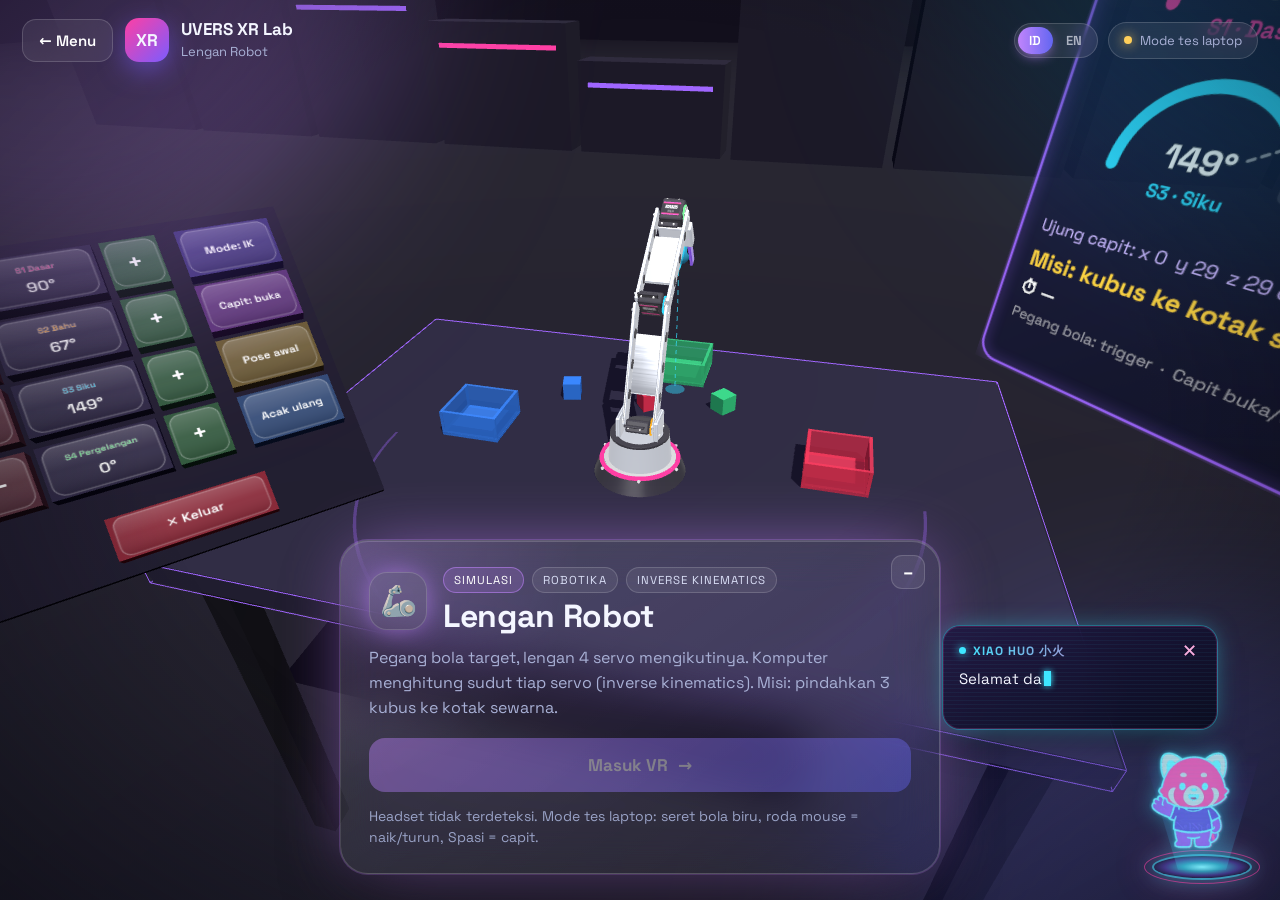
<file: lengan.html>
<!DOCTYPE html>
<html lang="id">
<head>
<meta charset="utf-8">
<meta name="viewport" content="width=device-width,initial-scale=1">
<title>Lengan Robot VR</title>
<meta name="description" content="Lengan Robot: lengan 4 servo dengan inverse kinematics, pindahkan kubus ke kotak sewarna di VR.">
<meta name="theme-color" content="#05060f">
<link rel="icon" href="favicon.svg" type="image/svg+xml">
<meta name="title-en" content="Robot Arm VR">
<meta name="description-en" content="Robot Arm: a 4-servo arm with inverse kinematics; move the cubes into the matching boxes in VR.">
<script src="i18n.js"></script>
<script src="xiaohuo.js" defer></script>
<link rel="stylesheet" href="tema.css">
<style>
  :root{--accent:#c084fc;--a1:#c084fc;--a2:#6366f1}
</style>
<script type="importmap">
{ "imports": { "three": "./three.module.min.js" } }
</script>
<link rel="stylesheet" href="fonts/fonts.css">
</head>
<body>
<script src="loader.js"></script>
<script src="tema.js" defer></script>
<div class="xr-aura" aria-hidden="true"><i></i><i></i><i></i></div>
<header class="xr-top">
  <div class="xr-left"><a class="xr-back" href="./">← Menu</a>
    <div class="xr-brand"><div class="xr-logo">XR</div><div><b>UVERS XR Lab</b><span data-en="Robot Arm">Lengan Robot</span></div></div></div>
  <div class="xr-pill" id="xrStatus" data-en="Checking device…" data-en-if="Memeriksa perangkat…">Memeriksa perangkat…</div>
</header>
<div id="ov">
  <div class="xr-head"><div class="xr-icon">🦾</div><div><div class="tags"><span class="tag hot" data-en="Simulation">Simulasi</span><span class="tag" data-en="Robotics">Robotika</span><span class="tag">Inverse Kinematics</span></div><h1 data-en="Robot Arm">Lengan Robot</h1></div></div>
  <p data-en="Grab the target ball and the 4-servo arm follows it. The computer works out each servo angle (inverse kinematics). Mission: move 3 cubes into the box of the same colour.">Pegang bola target, lengan 4 servo mengikutinya. Komputer menghitung sudut tiap servo (inverse kinematics). Misi: pindahkan 3 kubus ke kotak sewarna.</p>
  <div class="btns"><button class="btn primary" id="btnVR" disabled data-en="Enter VR <span class=&quot;arw&quot;>→</span>">Masuk VR <span class="arw">→</span></button></div>
  <div id="msg" data-en="Checking device…" data-en-if="Memeriksa perangkat…">Memeriksa perangkat…</div>
</div>
<script type="module">
import * as THREE from 'three';
import { lingkungan, Mat, kotakTumpul, baut, cincin, gabungMesh } from './detail.js';

// ====== PENGATURAN (silakan ubah) ======
const HEADER = 'UVERS · Prodi TIF · ME · IE';
const H0 = 0.09, L2 = 0.20, L3 = 0.18, L4 = 0.13; // tinggi bahu, lengan atas, lengan bawah, pergelangan→ujung capit (m)
const SERVO_SPEED = 150;  // kecepatan servo maksimum (derajat/detik)
// =======================================

// ---------- Gaya visual bersama (font, panel kaca, angka melayang) ----------
await Promise.race([document.fonts.load("700 40px 'Space Grotesk'"), new Promise(r => setTimeout(r, 1500))]).catch(() => {});
const FONT = "'Space Grotesk', system-ui, sans-serif";
function glass(ctx, W, H, accent, rad = 40) {
  const g = ctx.createLinearGradient(0, 0, W, H); g.addColorStop(0, 'rgba(38,34,78,.82)'); g.addColorStop(1, 'rgba(8,12,30,.82)');
  ctx.fillStyle = g; rr(ctx, 6, 6, W - 12, H - 12, rad); ctx.fill();
  ctx.save(); ctx.shadowColor = accent; ctx.shadowBlur = 24; ctx.strokeStyle = accent; ctx.lineWidth = 5; rr(ctx, 6, 6, W - 12, H - 12, rad); ctx.stroke(); ctx.restore();
  const hl = ctx.createLinearGradient(0, 0, 0, H * .45); hl.addColorStop(0, 'rgba(255,255,255,.14)'); hl.addColorStop(1, 'rgba(255,255,255,0)');
  ctx.fillStyle = hl; rr(ctx, 14, 14, W - 28, H * .42, Math.max(8, rad - 8)); ctx.fill();
}
const __pops = [];
function popup(pos, text, color = '#ffffff', size = .3) {
  const c = document.createElement('canvas'); c.width = 512; c.height = 128; const x = c.getContext('2d');
  x.font = `700 84px ${FONT}`; x.textAlign = 'center'; x.textBaseline = 'middle';
  x.lineWidth = 10; x.strokeStyle = 'rgba(0,0,0,.55)'; x.strokeText(text, 256, 64); x.fillStyle = color; x.fillText(text, 256, 64);
  const tex = new THREE.CanvasTexture(c); tex.colorSpace = THREE.SRGBColorSpace;
  const s = new THREE.Sprite(new THREE.SpriteMaterial({ map: tex, transparent: true, depthTest: false }));
  s.position.copy(pos); s.scale.set(size, size / 4, 1); s.renderOrder = 998; scene.add(s); __pops.push({ s, tex, t0: performance.now() });
}
function updatePopups() {
  const now = performance.now();
  for (let i = __pops.length - 1; i >= 0; i--) { const p = __pops[i], k = (now - p.t0) / 900;
    p.s.position.y += 0.004; p.s.material.opacity = Math.max(0, 1 - k * k);
    if (k >= 1) { scene.remove(p.s); p.tex.dispose(); p.s.material.dispose(); __pops.splice(i, 1); } }
}



const R = THREE.MathUtils, D2R = Math.PI / 180;
const renderer = new THREE.WebGLRenderer({ antialias: true });
renderer.setPixelRatio(Math.min(devicePixelRatio, 2));
renderer.setSize(innerWidth, innerHeight);
renderer.xr.enabled = true;
renderer.xr.setReferenceSpaceType('local-floor');
renderer.shadowMap.enabled = true;
document.body.appendChild(renderer.domElement);
{
  const ov = document.getElementById('ov'), msg = document.getElementById('msg'), btnVR = document.getElementById('btnVR');
  const laptop = L('Mode tes laptop: seret bola biru, roda mouse = naik/turun, Spasi = capit.', 'Laptop test mode: drag the blue ball, mouse wheel = up/down, Space = gripper.');
  (async () => {
    if (!navigator.xr) { msg.textContent = L('WebXR tidak tersedia. ', 'WebXR not available. ') + laptop; return; }
    const ok = await navigator.xr.isSessionSupported('immersive-vr').catch(() => false);
    btnVR.disabled = !ok;
    msg.textContent = ok ? L('Siap! Tekan Masuk VR, lalu pakai headset.', 'Ready! Press Enter VR, then put on the headset.') : L('Headset tidak terdeteksi. ', 'No headset detected. ') + laptop;
  })();
  btnVR.onclick = async () => {
    try {
      const s = await navigator.xr.requestSession('immersive-vr', { optionalFeatures: ['local-floor', 'bounded-floor', 'hand-tracking', 'layers'] });
      s.addEventListener('end', () => ov.classList.remove('hide'));
      await renderer.xr.setSession(s); ov.classList.add('hide');
    } catch (e) { msg.textContent = L('Gagal memulai: ', 'Failed to start: ') + e.message; }
  };
}

const scene = new THREE.Scene();
import('./logo3d.js').then(m => m.pasangLogo3D(renderer, scene)).catch(e => console.warn('logo3d', e));
scene.background = new THREE.Color(0x120f1c);
scene.fog = new THREE.Fog(0x120f1c, 8, 26);
const camera = new THREE.PerspectiveCamera(65, innerWidth / innerHeight, 0.02, 100);
camera.position.set(0.25, 1.5, 0.35); camera.lookAt(0, 0.82, -0.62);
addEventListener('resize', () => { camera.aspect = innerWidth / innerHeight; camera.updateProjectionMatrix(); renderer.setSize(innerWidth, innerHeight); });

// ---------- Ruangan & meja ----------
const TY = 0.78;                                  // tinggi permukaan meja
const BASE = new THREE.Vector3(0, TY, -0.62);     // dudukan lengan
const TW = 1.3, TD = 0.9, TC = new THREE.Vector3(0, TY, -0.66); // ukuran & pusat meja
scene.add(new THREE.HemisphereLight(0xeae4ff, 0x262036, 1.3));
const key = new THREE.DirectionalLight(0xffffff, 2.2); key.position.set(0.8, 3, 0.4);
key.castShadow = true; key.shadow.mapSize.set(2048, 2048);
Object.assign(key.shadow.camera, { left: -1, right: 1, top: 1, bottom: -1, near: .5, far: 6 });
key.target.position.copy(BASE); scene.add(key, key.target);
{
  const floor = new THREE.Mesh(new THREE.PlaneGeometry(40, 40), new THREE.MeshStandardMaterial({ color: 0x1a1726, roughness: 1 }));
  floor.rotation.x = -Math.PI / 2; floor.receiveShadow = true; scene.add(floor);
  const top = new THREE.Mesh(new THREE.BoxGeometry(TW, 0.04, TD), new THREE.MeshStandardMaterial({ color: 0x2b2740, roughness: .7 }));
  top.position.copy(TC).setY(TY - 0.02); top.receiveShadow = true; top.castShadow = true; scene.add(top);
  const legM = new THREE.MeshStandardMaterial({ color: 0x15131f, metalness: .4 });
  for (const sx of [-1, 1]) for (const sz of [-1, 1]) {
    const leg = new THREE.Mesh(new THREE.BoxGeometry(0.05, TY - 0.04, 0.05), legM);
    leg.position.set(TC.x + sx * (TW / 2 - 0.06), (TY - 0.04) / 2, TC.z + sz * (TD / 2 - 0.06)); scene.add(leg);
  }
  const edge = new THREE.LineSegments(new THREE.EdgesGeometry(new THREE.BoxGeometry(TW + .005, 0.041, TD + .005)), new THREE.LineBasicMaterial({ color: 0xa066ff }));
  edge.position.copy(top.position); scene.add(edge);
  // jangkauan lengan di meja
  const ring = new THREE.Mesh(new THREE.RingGeometry(0.47, 0.475, 64, 1, -Math.PI, Math.PI), new THREE.MeshBasicMaterial({ color: 0xa066ff, transparent: true, opacity: .35, side: THREE.DoubleSide }));
  ring.rotation.x = -Math.PI / 2; ring.position.copy(BASE).setY(TY + 0.001); scene.add(ring);
  for (let i = -5; i <= 5; i++) {
    const h = 2 + (i * 7919 % 5) * .3;
    const b = new THREE.Mesh(new THREE.BoxGeometry(1.4, h, .4), new THREE.MeshStandardMaterial({ color: 0x221d33 }));
    b.position.set(i * 1.5, h / 2, -7); scene.add(b);
    const strip = new THREE.Mesh(new THREE.BoxGeometry(1.2, .04, .02), new THREE.MeshBasicMaterial({ color: i % 2 ? 0xa066ff : 0xff3fa4 }));
    strip.position.set(i * 1.5, h - .2, -6.79); scene.add(strip);
  }
}

// ---------- Panel teks ----------
function makePanel(w, h, cw, ch) {
  const c = document.createElement('canvas'); c.width = cw; c.height = ch;
  const ctx = c.getContext('2d'); const tex = new THREE.CanvasTexture(c); tex.colorSpace = THREE.SRGBColorSpace;
  const mesh = new THREE.Mesh(new THREE.PlaneGeometry(w, h), new THREE.MeshBasicMaterial({ map: tex, transparent: true }));
  return { mesh, ctx, tex, c };
}
function rr(ctx, x, y, w, h, r) { ctx.beginPath(); ctx.moveTo(x + r, y); ctx.arcTo(x + w, y, x + w, y + h, r);
  ctx.arcTo(x + w, y + h, x, y + h, r); ctx.arcTo(x, y + h, x, y, r); ctx.arcTo(x, y, x + w, y, r); ctx.closePath(); }
function wrap(ctx, text, x, y, maxW, lh) {
  const words = text.split(' '); let line = '';
  for (const w of words) { const t = line ? line + ' ' + w : w;
    if (ctx.measureText(t).width > maxW && line) { ctx.fillText(line, x, y); line = w; y += lh; } else line = t; }
  if (line) ctx.fillText(line, x, y); return y;
}



const header = makePanel(2.4, 0.4, 1300, 216);
header.mesh.position.set(0, 2.35, -3.6); header.mesh.lookAt(0, 1.6, 0); scene.add(header.mesh);
{ const { ctx, c } = header; glass(ctx, c.width, c.height, 'rgba(160,102,255,.9)', 36);
  ctx.textAlign = 'center'; ctx.textBaseline = 'middle';
  ctx.fillStyle = '#fff'; ctx.font = `bold 78px ${FONT}`; ctx.fillText(L('LENGAN ROBOT 4 SERVO', '4-SERVO ROBOT ARM'), c.width / 2, 80);
  ctx.fillStyle = '#cdb6ff'; ctx.font = `42px ${FONT}`; ctx.fillText(HEADER, c.width / 2, 158); header.tex.needsUpdate = true; }
const info = makePanel(0.9, 1.06, 880, 1040);
info.mesh.position.set(0.92, 1.38, -0.78); info.mesh.lookAt(0, 1.45, 0.1); scene.add(info.mesh);

// ---------- Lengan (hierarki: dasar → bahu → siku → pergelangan → capit) ----------
const SC = [0xff3fa4, 0xffb020, 0x33ddff, 0x7dffa0];  // warna tiap servo (sama dengan panel)
// material: bracket aluminium sikat, servo hitam, pad karet, capit ungu anodize (detail.js)
const matArm = Mat.aluminium(0xd9dde6, .32), matDark = Mat.plastik(0x1e1c26, .45), matKrom = Mat.krom(), matKaret = Mat.karet(0x141416);
const matLabel = Mat.stiker(['RDS3225', '25 kg·cm'], '#1e1c26', '#ff3fa4'), matJari = Mat.anodized(0xa066ff);
function susun(induk, daftar = []) { // pembantu: tambah mesh ke induk + catat untuk digabung
  return { add(geo, mat, x = 0, y = 0, z = 0, rx = 0, ry = 0, rz = 0) { const m = new THREE.Mesh(geo, mat); m.position.set(x, y, z); m.rotation.set(rx, ry, rz); geo.computeBoundingSphere(); m.castShadow = geo.boundingSphere.radius > 0.012; induk.add(m); daftar.push(m); return m; },
    gabung() { return gabungMesh(daftar, induk); } };
}
function servoBox(color) { // badan servo gaya RDS3225: casing tumpul, flens dudukan + baut, label, horn aluminium (sumbu output = +x)
  const g = new THREE.Group(), s = susun(g);
  s.add(kotakTumpul(0.04, 0.042, 0.022, 0.003), matDark);
  s.add(kotakTumpul(0.034, 0.058, 0.004, 0.0015, 2), matDark, -0.004, 0, 0);
  for (const y of [-1, 1]) for (const z of [-1, 1]) s.add(baut(0.0018, 0.003), matKrom, -0.004 + z * 0.01, y * 0.025, 0.0028, Math.PI / 2);
  s.add(new THREE.BoxGeometry(0.03, 0.026, 0.0006), matLabel, -0.002, 0, 0.0113);
  s.add(cincin(0.012, 0.003, 0.003, 32).rotateZ(-Math.PI / 2), matKrom, 0.0215, 0, 0);
  for (let i = 0; i < 4; i++) { const a = i * Math.PI / 2; s.add(baut(0.0012, 0.0015).rotateZ(Math.PI / 2), matKrom, 0.0235, Math.cos(a) * 0.008, Math.sin(a) * 0.008); }
  s.add(baut(0.0022, 0.002).rotateZ(Math.PI / 2), matKrom, 0.0235, 0, 0);
  s.gabung();
  const ring = new THREE.Mesh(new THREE.TorusGeometry(0.0135, 0.0018, 8, 32), new THREE.MeshBasicMaterial({ color })); ring.rotation.y = Math.PI / 2; ring.position.x = 0.0205; g.add(ring);
  return g;
}
const j1 = new THREE.Group(); j1.position.copy(BASE); scene.add(j1);
{
  const dasar = new THREE.Group(); dasar.position.copy(BASE); scene.add(dasar); const d = susun(dasar);
  d.add(new THREE.CylinderGeometry(0.07, 0.08, 0.025, 48), matDark, 0, 0.0125, 0);
  d.add(cincin(0.062, 0.052, 0.004, 48), matKrom, 0, 0.026, 0);                 // bantalan putar
  for (let i = 0; i < 6; i++) { const a = i / 6 * Math.PI * 2 + .3; d.add(baut(0.003, 0.003), matKrom, Math.cos(a) * 0.072, 0.026, Math.sin(a) * 0.072); }
  d.gabung();
  const ring = new THREE.Mesh(new THREE.TorusGeometry(0.066, 0.004, 8, 48), new THREE.MeshBasicMaterial({ color: SC[0] })); ring.rotation.x = Math.PI / 2; ring.position.copy(BASE).setY(TY + 0.027); scene.add(ring);
  const t = susun(j1);
  t.add(new THREE.CylinderGeometry(0.05, 0.055, 0.05, 40), matArm, 0, 0.05, 0);
  t.add(cincin(0.05, 0.04, 0.003, 40), matDark, 0, 0.076, 0);
  for (const s of [-1, 1]) {                                                       // bracket U bahu
    t.add(kotakTumpul(0.008, 0.07, 0.05, 0.003), matArm, s * 0.032, H0 - 0.012, 0);
    t.add(new THREE.CylinderGeometry(0.008, 0.008, 0.0085, 20).rotateZ(Math.PI / 2), matDark, s * 0.032, H0 - 0.03, 0); // lubang peringan (kesan)
    for (const z of [-1, 1]) t.add(baut(0.0022, 0.003).rotateZ(Math.PI / 2), matKrom, s * 0.0365, 0.085, z * 0.015);
  }
  t.gabung();
}
const j2 = new THREE.Group(); j2.position.set(0, H0, 0); j1.add(j2);
const j3 = new THREE.Group(); j3.position.set(0, 0, -L2); j2.add(j3);
const j4 = new THREE.Group(); j4.position.set(0, 0, -L3); j3.add(j4);
function link(parent, len, w) { // dua pelat bracket aluminium dengan lubang peringan + penguat bawah + baut
  const k = susun(parent);
  for (const s of [-1, 1]) {
    k.add(kotakTumpul(0.006, w, len, 0.0025), matArm, s * 0.026, 0, -len / 2);
    const n = Math.max(1, Math.round(len / 0.05) - 1);
    for (let i = 1; i <= n; i++) k.add(new THREE.CylinderGeometry(w * .28, w * .28, 0.0065, 20).rotateZ(Math.PI / 2), matDark, s * 0.026, 0, -len * i / (n + 1));
    for (const z of [0.012, len - 0.012]) k.add(baut(0.002, 0.003).rotateZ(Math.PI / 2), matKrom, s * 0.0295, w * .3, -z);
  }
  k.add(kotakTumpul(0.052, 0.008, len * .5, 0.002), matArm, 0, -w / 2 + 0.004, -len / 2);
  k.gabung();
}
link(j2, L2, 0.03); link(j3, L3, 0.026);
[j2, j3, j4].forEach((j, i) => { const s = servoBox(SC[i + 1]); j.add(s); });
// capit
const tipLocal = new THREE.Vector3(0, 0, -L4);
const fingers = [];
{
  const c = susun(j4);
  c.add(kotakTumpul(0.06, 0.02, 0.05, 0.004), matArm, 0, 0, -0.055);
  c.add(kotakTumpul(0.022, 0.03, 0.04, 0.003), matDark, 0, 0.022, -0.055);
  for (const s of [-1, 1]) c.add(new THREE.CylinderGeometry(0.008, 0.008, 0.004, 16), matKrom, s * 0.008, 0.011, -0.075); // roda gigi capit
  c.gabung();
  for (const s of [-1, 1]) {
    const f = new THREE.Group(); f.position.set(s * 0.02, 0, -0.08); j4.add(f); const fj = susun(f);
    fj.add(kotakTumpul(0.006, 0.018, 0.065, 0.002), matJari, 0, 0, -0.025);
    fj.add(kotakTumpul(0.003, 0.014, 0.04, 0.001, 1), matKaret, -s * 0.0042, 0, -0.035); // pad karet di sisi dalam
    fj.gabung();
    fingers.push(f);
  }
}
const tipObj = new THREE.Object3D(); tipObj.position.copy(tipLocal).add(new THREE.Vector3(0, 0, 0.02)); j4.add(tipObj); // titik tengah jari = titik genggam

// ---------- Kinematika ----------
// sudut sendi (radian): yaw, a2 (bahu dari horizontal), a3 (siku relatif, ≤0), a4 (pergelangan relatif)
// sudut servo (derajat 0–180): S1 = yaw+90, S2 = a2, S3 = a3+180, S4 = a4+90
const toServo = q => [q[0] / D2R + 90, q[1] / D2R, q[2] / D2R + 180, q[3] / D2R + 90];
const fromServo = s => [(s[0] - 90) * D2R, s[1] * D2R, (s[2] - 180) * D2R, (s[3] - 90) * D2R];
const PHIS = []; for (let p = -90; p <= 0; p += 3) PHIS.push(p); for (let p = -93; p >= -180; p -= 3) PHIS.push(p); // utamakan capit menghadap bawah
// grip dihitung di titik genggam (2 cm sebelum ujung jari)
const GRIP = L4 - 0.02;
function ikGrip(p) { return ikLen(p.x - BASE.x, p.y - BASE.y, p.z - BASE.z, GRIP); } // p = posisi dunia titik genggam
function ikLen(dx, dy, dz, l4) {
  const yaw = Math.atan2(-dx, -dz), r = Math.hypot(dx, dz), y = dy - H0;
  for (const phd of PHIS) {
    const ph = phd * D2R, wr = r - l4 * Math.cos(ph), wy = y - l4 * Math.sin(ph), d = Math.hypot(wr, wy);
    if (d > L2 + L3 - 1e-4 || d < Math.abs(L2 - L3) + 1e-4) continue;
    const q = Math.acos(R.clamp((d * d - L2 * L2 - L3 * L3) / (2 * L2 * L3), -1, 1));
    const a2 = Math.atan2(wy, wr) + Math.atan2(L3 * Math.sin(q), L2 + L3 * Math.cos(q)), a3 = -q, a4 = ph - a2 - a3;
    if (a2 >= 0 && a2 <= Math.PI && a3 >= -Math.PI && a3 <= 0 && Math.abs(a4) <= Math.PI / 2 && Math.abs(yaw) <= Math.PI / 2) return [yaw, a2, a3, a4];
  }
  return null;
}
function solve(target) { // kembalikan {q, reach}; bila tak terjangkau, dekati sejauh mungkin
  let q = ikGrip(target); if (q) return { q, reach: true };
  const sh = BASE.clone().setY(BASE.y + H0), v = target.clone().sub(sh); let lo = 0, hi = 1, best = null;
  for (let k = 0; k < 18; k++) { const m = (lo + hi) / 2, p = sh.clone().addScaledVector(v, m), s = ikGrip(p); if (s) { lo = m; best = s; } else hi = m; }
  return { q: best, reach: false };
}

// keadaan
let servo = [90, 90, 90, 90];       // sudut servo saat ini (derajat)
let servoT = [90, 135, 80, 45];     // sudut tujuan
let capit = 0, capitT = 0;          // 0 = buka, 1 = tutup
let mode = 'ik', reach = true, lastInfo = '';
function terapkan() {
  const q = fromServo(servo);
  j1.rotation.y = q[0]; j2.rotation.x = q[1]; j3.rotation.x = q[2]; j4.rotation.x = q[3];
  const open = 0.022 - capit * 0.015; fingers[0].position.x = -open; fingers[1].position.x = open;
}
terapkan();

// ---------- Bola target ----------
const target = new THREE.Vector3();
const tMat = new THREE.MeshStandardMaterial({ color: 0x33ddff, emissive: 0x0a4a66, transparent: true, opacity: .75 });
const tBall = new THREE.Mesh(new THREE.SphereGeometry(0.022, 24, 16), tMat); scene.add(tBall);
const tHit = new THREE.Mesh(new THREE.SphereGeometry(0.07, 12, 8), new THREE.MeshBasicMaterial({ visible: false })); tBall.add(tHit);
const tRing = new THREE.Mesh(new THREE.TorusGeometry(0.035, 0.003, 8, 40), new THREE.MeshBasicMaterial({ color: 0x33ddff })); tBall.add(tRing);
const shadowDot = new THREE.Mesh(new THREE.CircleGeometry(0.02, 24), new THREE.MeshBasicMaterial({ color: 0x33ddff, transparent: true, opacity: .45 }));
shadowDot.rotation.x = -Math.PI / 2; scene.add(shadowDot);
const stalk = new THREE.Line(new THREE.BufferGeometry().setFromPoints([new THREE.Vector3(), new THREE.Vector3(0, -1, 0)]), new THREE.LineDashedMaterial({ color: 0x33ddff, dashSize: .01, gapSize: .008, transparent: true, opacity: .7 }));
scene.add(stalk);
const gripW = new THREE.Vector3();
function tipWorld() { j1.updateMatrixWorld(true); return tipObj.getWorldPosition(gripW); }
function setTarget(p) {
  target.copy(p); target.y = Math.max(target.y, TY + 0.012);
  const s = solve(target); reach = s.reach; if (s.q) servoT = toServo(s.q);
}
function placeTarget() { // letakkan bola di posisi ujung capit sekarang
  target.copy(tipWorld());
}

// ---------- Kubus & kotak ----------
const WARNA = [['Merah', 0xff3b5c], ['Hijau', 0x3ee089], ['Biru', 0x3b8cff]];
const CUBE = 0.035;
const boxes = [], cubes = [];
const BOXPOS = [[-0.33, -0.07], [0.0, -0.37], [0.33, -0.07]];
for (let i = 0; i < 3; i++) {
  const g = new THREE.Group(); scene.add(g);
  const m = new THREE.MeshStandardMaterial({ color: WARNA[i][1], roughness: .6, transparent: true, opacity: .85 });
  const fl = new THREE.Mesh(new THREE.BoxGeometry(0.11, 0.006, 0.11), m); fl.position.y = 0.003; fl.receiveShadow = true; g.add(fl);
  for (const [x, z, w, d] of [[0, -.052, .11, .006], [0, .052, .11, .006], [-.052, 0, .006, .11], [.052, 0, .006, .11]]) {
    const wall = new THREE.Mesh(new THREE.BoxGeometry(w, 0.05, d), m); wall.position.set(x, 0.025, z); wall.castShadow = true; g.add(wall);
  }
  boxes.push({ g, mat: m, warna: i });
}
for (let i = 0; i < 3; i++) {
  const m = new THREE.Mesh(new THREE.BoxGeometry(CUBE, CUBE, CUBE), new THREE.MeshStandardMaterial({ color: WARNA[i][1], roughness: .4, emissive: 0x000000 }));
  m.castShadow = true; scene.add(m);
  cubes.push({ m, warna: i, held: false, vy: 0, done: false, home: new THREE.Vector3(), respawnT: 0 });
}
let skor = 0, tMulai = null, tSelesai = null, terbaik = null, ronde = 0;
function acak() {
  const order = [0, 1, 2].sort(() => Math.random() - .5);
  boxes.forEach((b, i) => { b.warna = order[i]; b.mat.color.setHex(WARNA[order[i]][1]); b.g.position.set(BASE.x + BOXPOS[i][0], TY, BASE.z + BOXPOS[i][1]); });
  const used = [];
  for (const c of cubes) {
    if (c.held) { scene.attach(c.m); c.held = false; }
    let p, tries = 0;
    do { const a = R.randFloat(-55, 55) * D2R, r = R.randFloat(0.2, 0.3); p = new THREE.Vector3(BASE.x - Math.sin(a) * r, TY + CUBE / 2, BASE.z - Math.cos(a) * r); tries++; }
    while (tries < 200 && (used.some(u => u.distanceTo(p) < 0.09) || boxes.some(b => Math.hypot(b.g.position.x - p.x, b.g.position.z - p.z) < 0.11)));
    used.push(p); c.home.copy(p); c.m.position.copy(p); c.m.rotation.set(0, Math.random() * 1.5, 0); c.vy = 0; c.done = false; c.respawnT = 0; c.m.material.emissive.setHex(0);
  }
  skor = 0; tMulai = null; tSelesai = null; lastInfo = '';
}
acak();

// ---------- Suara ----------
let ac = null, whine = null, whineGain = null;
function initAudio() {
  if (!ac) { try { ac = new (window.AudioContext || window.webkitAudioContext)();
    whine = ac.createOscillator(); whine.type = 'square'; whine.frequency.value = 300;
    const f = ac.createBiquadFilter(); f.type = 'bandpass'; f.frequency.value = 900; f.Q.value = 2;
    whineGain = ac.createGain(); whineGain.gain.value = 0; whine.connect(f).connect(whineGain).connect(ac.destination); whine.start(); } catch (e) {} }
  ac?.resume?.();
}
function tone(f, d, type = 'sine', vol = .2) { if (!ac) return; const t = ac.currentTime, o = ac.createOscillator(), g = ac.createGain();
  o.type = type; o.frequency.value = f; g.gain.setValueAtTime(vol, t); g.gain.exponentialRampToValueAtTime(0.001, t + d);
  o.connect(g).connect(ac.destination); o.start(t); o.stop(t + d + .02); }
addEventListener('pointerdown', initAudio); addEventListener('click', initAudio, true);
renderer.xr.addEventListener('sessionstart', initAudio);

// ---------- Capit: genggam / lepas ----------
function toggleCapit(v) {
  capitT = v === undefined ? (capitT ? 0 : 1) : v; tone(capitT ? 520 : 760, .08, 'square', .1);
  if (capitT) {           // coba genggam kubus terdekat
    const tp = tipWorld(); let best = null, bd = 0.04;
    for (const c of cubes) { if (c.done || c.held) continue; const d = c.m.position.distanceTo(tp); if (d < bd) { bd = d; best = c; } }
    if (best) { best.held = true; best.vy = 0; tipObj.attach(best.m); if (tMulai === null) tMulai = performance.now(); tone(880, .06, 'triangle', .15); for (const o of ctrls) haptic(o, .5, 50); }
  } else {
    for (const c of cubes) if (c.held) { c.held = false; scene.attach(c.m); c.vy = 0; }
  }
  lastInfo = '';
}
function dalamKotak(p) { return boxes.find(b => Math.abs(p.x - b.g.position.x) < 0.048 && Math.abs(p.z - b.g.position.z) < 0.048); }
function fisikaKubus(dt) {
  for (const c of cubes) {
    if (c.held || c.done) continue;
    if (c.respawnT > 0) { c.respawnT -= dt; if (c.respawnT <= 0) { c.m.position.copy(c.home); c.m.rotation.set(0, 0, 0); c.vy = 0; } continue; }
    const p = c.m.position, b = dalamKotak(p);
    const lantai = b ? TY + 0.006 + CUBE / 2 : TY + CUBE / 2;
    const diMeja = Math.abs(p.x - TC.x) < TW / 2 && Math.abs(p.z - TC.z) < TD / 2;
    if (p.y > lantai + 1e-4 || !diMeja) {
      c.vy -= 9.8 * dt; p.y += c.vy * dt;
      if (!diMeja && p.y < 0.3) { c.respawnT = 0.01; continue; }
      if (diMeja && p.y <= lantai) {
        p.y = lantai; c.vy = 0; c.m.rotation.x = c.m.rotation.z = 0; tone(220, .05, 'triangle', .1);
        if (b) {
          if (b.warna === c.warna) {
            c.done = true; skor++; c.m.material.emissive.setHex(0x333333);
            popup(p.clone().add(new THREE.Vector3(0, .12, 0)), `✓ ${skor}/3`, '#7dffa0', .22); tone(1200, .12, 'triangle', .2); setTimeout(() => tone(1600, .18, 'triangle', .2), 90);
            if (skor === 3) { tSelesai = (performance.now() - tMulai) / 1000; ronde++; window.uversSkor?.('lengan', +tSelesai.toFixed(1), tSelesai.toFixed(1) + ' s', true); if (!terbaik || tSelesai < terbaik) terbaik = tSelesai;
              popup(BASE.clone().add(new THREE.Vector3(0, .45, 0)), L(`Selesai! ${tSelesai.toFixed(1)} s`, `Done! ${tSelesai.toFixed(1)} s`), '#ffd23f', .35);
              [660, 880, 1100, 1320].forEach((f, i) => setTimeout(() => tone(f, .18, 'square', .12), i * 120)); }
          } else {
            popup(p.clone().add(new THREE.Vector3(0, .12, 0)), L('Kotak salah!', 'Wrong box!'), '#ff6b8a', .22); tone(180, .3, 'sawtooth', .12); c.respawnT = 0.9;
          }
          lastInfo = '';
        }
      }
    }
  }
}

// ---------- Panel tombol ----------
const panel = new THREE.Group(); panel.position.set(-0.66, 1.0, -0.34); panel.rotation.set(-0.75, 0.85, 0, 'YXZ'); scene.add(panel);
const panelBg = new THREE.Mesh(new THREE.BoxGeometry(0.5, 0.5, 0.015), new THREE.MeshStandardMaterial({ color: 0x221d33, metalness: .3 }));
panelBg.position.set(0, 0, -0.01); panel.add(panelBg);
const buttons = [];
function drawFace(ctx, c, label, fs, sub) {
  ctx.clearRect(0, 0, c.width, c.height);
  const g = ctx.createLinearGradient(0, 0, 0, c.height); g.addColorStop(0, 'rgba(255,255,255,.22)'); g.addColorStop(.5, 'rgba(255,255,255,.06)'); g.addColorStop(1, 'rgba(0,0,0,.15)');
  ctx.fillStyle = g; rr(ctx, 4, 4, c.width - 8, c.height - 8, Math.min(c.height, c.width) * .22); ctx.fill();
  ctx.strokeStyle = 'rgba(255,255,255,.35)'; ctx.lineWidth = 4; rr(ctx, 4, 4, c.width - 8, c.height - 8, Math.min(c.height, c.width) * .22); ctx.stroke();
  ctx.textAlign = 'center'; ctx.textBaseline = 'middle';
  if (sub) { ctx.fillStyle = sub.col || '#cdb6ff'; ctx.font = `600 ${fs * .55}px ${FONT}`; ctx.fillText(sub.t, c.width / 2, c.height * .3); ctx.fillStyle = '#fff'; ctx.font = `bold ${fs}px ${FONT}`; ctx.fillText(label, c.width / 2, c.height * .68); return; }
  ctx.fillStyle = '#fff'; ctx.font = `bold ${fs}px ${FONT}`;
  if (ctx.measureText(label).width < c.width - 20) ctx.fillText(label, c.width / 2, c.height / 2 + 4);
  else { const [a, ...b] = label.split(' '); ctx.fillText(a, c.width / 2, c.height / 2 - fs * .5 + 4); ctx.fillText(b.join(' '), c.width / 2, c.height / 2 + fs * .55 + 4); }
}
function makeButton(label, x, y, opt = {}) {
  const { action = null, hold = null, color = 0x3a2f5a, w = 0.1, h = 0.08, fs = 60, sub } = opt;
  const c = document.createElement('canvas'); c.width = Math.round(w * 2200); c.height = Math.round(h * 2200);
  const ctx = c.getContext('2d'); drawFace(ctx, c, label, fs, sub);
  const tex = new THREE.CanvasTexture(c); tex.colorSpace = THREE.SRGBColorSpace;
  const base = new THREE.Mesh(new THREE.BoxGeometry(w, h, 0.025), new THREE.MeshStandardMaterial({ color, emissive: 0x000000 }));
  const face = new THREE.Mesh(new THREE.PlaneGeometry(w * .95, h * .95), new THREE.MeshBasicMaterial({ map: tex, transparent: true }));
  face.position.z = 0.0131; base.add(face); base.position.set(x, y, 0.012);
  base.userData = { action, hold, set: (l, s2) => { drawFace(ctx, c, l, fs, s2); tex.needsUpdate = true; } };
  panel.add(base); if (action || hold) buttons.push(base); return base;
}
const NAMA = [L('Dasar', 'Base'), L('Bahu', 'Shoulder'), L('Siku', 'Elbow'), L('Pergelangan', 'Wrist')];
const hexCss = h => '#' + h.toString(16).padStart(6, '0');
const servoDisp = [];
NAMA.forEach((n, i) => {
  const y = 0.18 - i * 0.09;
  const gerak = d => (dt) => { if (mode !== 'manual') setMode('manual'); servoT[i] = R.clamp(servoT[i] + d * 60 * dt, 0, 180); };
  makeButton('−', -0.19, y, { hold: gerak(-1), color: 0x5a2f3a, w: .07, h: .075, fs: 76 });
  servoDisp[i] = makeButton('90°', -0.075, y, { color: 0x2a2440, w: .14, h: .075, fs: 46, sub: { t: `S${i + 1} ${n}`, col: hexCss(SC[i]) } });
  makeButton('+', 0.04, y, { hold: gerak(1), color: 0x2f5a3a, w: .07, h: .075, fs: 76 });
});
const modeBtn = makeButton(L('Mode: IK', 'Mode: IK'), 0.165, 0.18, { action: () => setMode(mode === 'ik' ? 'manual' : 'ik'), color: 0x3a2f73, w: .13, h: .075, fs: 38 });
const capitBtn = makeButton(L('Capit: buka', 'Gripper: open'), 0.165, 0.09, { action: () => toggleCapit(), color: 0x5a2f73, w: .13, h: .075, fs: 36 });
makeButton(L('Pose awal', 'Home pose'), 0.165, 0.0, { action: () => { setMode('ik'); toggleCapit(0); servoT = [90, 135, 80, 45]; setTimeout(placeTarget, 900); }, color: 0x6b5a2f, w: .13, h: .075, fs: 38 });
makeButton(L('Acak ulang', 'Shuffle'), 0.165, -0.09, { action: () => { acak(); tone(660, .1); }, color: 0x2f4a73, w: .13, h: .075, fs: 38 });
makeButton(L('✕ Keluar', '✕ Exit'), 0.0, -0.2, { action: () => { try { renderer.xr.getSession()?.end(); } catch (e) {} }, color: 0x8a2433, w: .2, h: .06, fs: 40 });
function setMode(m) { mode = m; modeBtn.userData.set(m === 'ik' ? L('Mode: IK', 'Mode: IK') : L('Mode: Manual', 'Mode: Manual')); if (m === 'ik') placeTarget(); tone(880, .08, 'triangle', .12); lastInfo = ''; }

// ---------- Controller ----------
const ray = new THREE.Raycaster();
const ctrls = [0, 1].map(i => {
  const c = renderer.xr.getController(i); scene.add(c);
  const line = new THREE.Line(new THREE.BufferGeometry().setFromPoints([new THREE.Vector3(), new THREE.Vector3(0, 0, -1)]),
    new THREE.LineBasicMaterial({ color: 0xffffff, transparent: true, opacity: .5 }));
  line.scale.z = 2; c.add(line);
  const dot = new THREE.Mesh(new THREE.SphereGeometry(0.006, 8, 6), new THREE.MeshBasicMaterial({ color: 0xffff66 }));
  dot.visible = false; scene.add(dot);
  const o = { c, line, dot, source: null, hover: null, holdBtn: null, grab: null };
  c.addEventListener('connected', e => { o.source = e.data; });
  c.addEventListener('disconnected', () => { o.source = null; o.grab = null; o.holdBtn = null; });
  c.addEventListener('selectstart', () => {
    initAudio();
    if (o.hover?.isBallHit) { // pegang bola target: jaga jarak & offset
      const cp = new THREE.Vector3().setFromMatrixPosition(c.matrixWorld);
      o.grab = { dist: cp.distanceTo(target), near: cp.distanceTo(target) < 0.12, off: target.clone().sub(cp) };
      if (mode !== 'ik') setMode('ik'); haptic(o, .4, 30);
    } else if (o.hover) { press(o.hover, o); haptic(o, .6, 40); }
  });
  c.addEventListener('selectend', () => { o.grab = null; o.holdBtn = null; });
  c.addEventListener('squeezestart', () => { initAudio(); toggleCapit(); haptic(o, .5, 40); });
  return o;
});
function haptic(o, s, ms) { try { o?.source?.gamepad?.hapticActuators?.[0]?.pulse(s, ms); } catch (e) {} }
function press(btn, o) { if (btn.userData.action) btn.userData.action(); if (btn.userData.hold && o) o.holdBtn = btn; btn.userData.pressT = .15; }
const tmpM = new THREE.Matrix4(), tmpV = new THREE.Vector3(), tmpD = new THREE.Vector3();
function updateCtrls(dt) {
  for (const b of buttons) b.material.emissive.setHex(0);
  for (const o of ctrls) {
    o.hover = null; o.dot.visible = false;
    if (!o.source) continue;
    tmpM.identity().extractRotation(o.c.matrixWorld);
    ray.ray.origin.setFromMatrixPosition(o.c.matrixWorld); ray.ray.direction.set(0, 0, -1).applyMatrix4(tmpM);
    if (o.grab) {
      const p = o.grab.near ? ray.ray.origin.clone().add(o.grab.off) : ray.ray.at(o.grab.dist, tmpV.clone());
      setTarget(p); o.line.scale.z = o.grab.near ? 0.05 : o.grab.dist; continue;
    }
    if (o.holdBtn) { o.holdBtn.userData.hold(dt); o.holdBtn.userData.pressT = .05; }
    const near = ray.ray.origin.distanceTo(target) < 0.09;
    const hits = ray.intersectObjects([...buttons, tHit], false);
    const hit = near ? { object: tHit, distance: 0.02, point: target } : hits[0];
    if ((hit?.object || null) !== o.prevHover) { o.prevHover = hit?.object || null; if (hit) haptic(o, .12, 12); } // getar kecil saat menyentuh tombol/bola
    if (hit) {
      o.hover = hit.object === tHit ? { isBallHit: true } : hit.object;
      if (hit.object !== tHit) hit.object.material.emissive.setHex(0x335577);
      o.line.scale.z = hit.distance; o.dot.position.copy(hit.point); o.dot.visible = true;
    } else o.line.scale.z = 2;
  }
}
// mode tes laptop: seret bola, roda = tinggi, spasi = capit
const mouse = new THREE.Vector2(); let dragging = false, mouseHold = null;
const plane = new THREE.Plane();
function mray(ev) { mouse.set(ev.clientX / innerWidth * 2 - 1, -ev.clientY / innerHeight * 2 + 1); ray.setFromCamera(mouse, camera); }
renderer.domElement.addEventListener('pointerdown', ev => {
  if (renderer.xr.isPresenting) return; mray(ev);
  const hit = ray.intersectObjects([...buttons, tHit], false)[0]; if (!hit) return;
  if (hit.object === tHit) { dragging = true; plane.set(new THREE.Vector3(0, 1, 0), -target.y); if (mode !== 'ik') setMode('ik'); }
  else { press(hit.object); if (hit.object.userData.hold) mouseHold = hit.object; }
});
addEventListener('pointermove', ev => { if (!dragging) return; mray(ev); const p = ray.ray.intersectPlane(plane, tmpV); if (p) setTarget(p.clone().setY(target.y)); });
addEventListener('pointerup', () => { dragging = false; mouseHold = null; });
renderer.domElement.addEventListener('wheel', ev => { if (renderer.xr.isPresenting) return; ev.preventDefault(); setTarget(target.clone().setY(target.y - Math.sign(ev.deltaY) * 0.015)); if (dragging) plane.constant = -target.y; }, { passive: false });
addEventListener('keydown', e => { if (e.code === 'Space') { e.preventDefault(); initAudio(); toggleCapit(); } });

// ---------- Panel info ----------
function drawInfo() {
  const tp = tipWorld();
  const keyS = [mode, reach, capitT, skor, ronde, servo.map(Math.round).join(','), Math.round(tp.x * 100), Math.round(tp.y * 100), Math.round(tp.z * 100), tMulai && !tSelesai ? Math.floor((performance.now() - tMulai) / 1000) : 0].join('|');
  if (keyS === lastInfo) return; lastInfo = keyS;
  const { ctx, c } = info, Wd = c.width; ctx.clearRect(0, 0, Wd, c.height);
  glass(ctx, Wd, c.height, 'rgba(160,102,255,.9)', 36);
  ctx.textAlign = 'left'; ctx.textBaseline = 'alphabetic';
  ctx.fillStyle = '#cdb6ff'; ctx.font = `32px ${FONT}`; ctx.fillText(mode === 'ik' ? 'INVERSE KINEMATICS' : L('KENDALI MANUAL (FORWARD KINEMATICS)', 'MANUAL CONTROL (FORWARD KINEMATICS)'), 44, 64);
  ctx.fillStyle = '#fff'; ctx.font = `bold 52px ${FONT}`; ctx.fillText(mode === 'ik' ? L('Kamu atur tujuannya', 'You set the goal') : L('Kamu atur tiap servo', 'You set each servo'), 44, 124);
  ctx.fillStyle = '#e4dcff'; ctx.font = `29px ${FONT}`;
  let y = wrap(ctx, mode === 'ik'
    ? L('Gerakkan bola biru. Komputer menghitung sudut keempat servo agar ujung capit sampai ke sana — rumus trigonometri, dihitung ulang 70+ kali per detik.', 'Move the blue ball. The computer calculates all four servo angles so the gripper tip reaches it — trigonometry, recalculated 70+ times per second.')
    : L('Seperti kendali joystick: tiap tombol memutar satu servo. Coba ambil kubus dengan cara ini — jauh lebih sulit, kan? Itulah gunanya IK.', 'Like joystick control: each button turns one servo. Try picking up a cube this way — much harder, right? That\'s why IK exists.'), 44, 172, Wd - 88, 38);
  if (mode === 'ik' && !reach) { ctx.fillStyle = '#ff6b8a'; ctx.font = `bold 30px ${FONT}`; y = wrap(ctx, L('Di luar jangkauan — lengan meraih sejauh mungkin.', 'Out of reach — the arm stretches as far as it can.'), 44, y + 46, Wd - 88, 38); }
  // meteran servo
  y = Math.max(y + 30, 300);
  NAMA.forEach((n, i) => {
    const cx = i % 2 ? 640 : 240, cy = y + 140 + Math.floor(i / 2) * 215, rad = 120;
    const col = hexCss(SC[i]);
    ctx.lineWidth = 18; ctx.lineCap = 'round';
    ctx.strokeStyle = 'rgba(255,255,255,.12)'; ctx.beginPath(); ctx.arc(cx, cy, rad, Math.PI, 0); ctx.stroke();
    const a = Math.PI + servo[i] / 180 * Math.PI;
    ctx.strokeStyle = col; ctx.beginPath(); ctx.arc(cx, cy, rad, Math.PI, a); ctx.stroke();
    ctx.strokeStyle = 'rgba(255,255,255,.55)'; ctx.lineWidth = 4; ctx.setLineDash([8, 8]); { const ta = Math.PI + servoT[i] / 180 * Math.PI; ctx.beginPath(); ctx.moveTo(cx + Math.cos(ta) * (rad - 52), cy + Math.sin(ta) * (rad - 52)); ctx.lineTo(cx + Math.cos(ta) * (rad - 16), cy + Math.sin(ta) * (rad - 16)); ctx.stroke(); } ctx.setLineDash([]);
    ctx.textAlign = 'center'; ctx.fillStyle = '#fff'; ctx.font = `bold 46px ${FONT}`; ctx.fillText(Math.round(servo[i]) + '°', cx, cy - 8);
    ctx.fillStyle = col; ctx.font = `600 27px ${FONT}`; ctx.fillText(`S${i + 1} · ${n}`, cx, cy + 36); ctx.textAlign = 'left'; ctx.lineCap = 'butt';
  });
  y += 480;
  ctx.fillStyle = '#cdb6ff'; ctx.font = `28px ${FONT}`;
  ctx.fillText(L(`Ujung capit: x ${(tp.x - BASE.x) * 100 | 0}  y ${(tp.y - BASE.y) * 100 | 0}  z ${(BASE.z - tp.z) * 100 | 0} cm   ·   capit ${capitT ? L('TUTUP', 'CLOSED') : L('BUKA', 'OPEN')}`, `Gripper tip: x ${(tp.x - BASE.x) * 100 | 0}  y ${(tp.y - BASE.y) * 100 | 0}  z ${(BASE.z - tp.z) * 100 | 0} cm   ·   gripper ${capitT ? L('TUTUP', 'CLOSED') : L('BUKA', 'OPEN')}`), 44, y);
  ctx.fillStyle = '#ffd23f'; ctx.font = `bold 38px ${FONT}`;
  const waktu = tSelesai ? tSelesai.toFixed(1) + ' s ✓' : tMulai ? Math.floor((performance.now() - tMulai) / 1000) + ' s' : '—';
  ctx.fillText(L(`Misi: kubus ke kotak sewarna  ${skor}/3`, `Mission: cubes to matching boxes  ${skor}/3`), 44, y + 62);
  ctx.fillStyle = 'rgba(255,255,255,.7)'; ctx.font = `27px ${FONT}`;
  ctx.fillStyle = '#fff'; ctx.font = `600 32px ${FONT}`; ctx.fillText(`⏱ ${waktu}` + (terbaik ? L(`   ·   Rekor ${terbaik.toFixed(1)} s`, `   ·   Best ${terbaik.toFixed(1)} s`) : ''), 44, y + 112);
  ctx.fillStyle = 'rgba(255,255,255,.6)'; ctx.font = `26px ${FONT}`; ctx.fillText(L('Pegang bola: trigger  ·  Capit buka/tutup: tombol grip', 'Grab ball: trigger  ·  Open/close gripper: grip button'), 44, y + 158);
  info.tex.needsUpdate = true;
}

// ---------- Loop ----------
const clock = new THREE.Clock(); let infoT = 0, prevServo = servo.slice();
placeTarget(); setTarget(target);
import('./xrkit.js').then(m => m.pasang(renderer, scene, camera, { game: 'lengan', tutorial: [["Pegang bola biru: tarik trigger, atau cubit dengan tangan", "Grab the blue ball: pull the trigger, or pinch with your hand"], ["Tombol grip = buka/tutup capit", "Grip button = open/close the gripper"], ["Pindahkan 3 kubus ke kotak sewarna", "Move the 3 cubes into the matching boxes"]] })).catch(e => console.warn('xrkit', e));
lingkungan(renderer, scene);
renderer.setAnimationLoop(() => {
  const dt = Math.min(clock.getDelta(), 0.05);
  updateCtrls(dt);
  if (mouseHold?.userData.hold) { mouseHold.userData.hold(dt); mouseHold.userData.pressT = .05; }
  // servo bergerak dengan kecepatan terbatas
  let gerak = 0;
  for (let i = 0; i < 4; i++) { const d = servoT[i] - servo[i], st = SERVO_SPEED * dt; servo[i] += Math.abs(d) < st ? d : Math.sign(d) * st; gerak += Math.abs(servo[i] - prevServo[i]); prevServo[i] = servo[i]; }
  capit += R.clamp(capitT - capit, -dt * 4, dt * 4);
  terapkan();
  if (mode === 'manual') placeTarget();
  fisikaKubus(dt);
  // tampilan bola target
  tBall.position.copy(target); tMat.color.setHex(reach || mode !== 'ik' ? 0x33ddff : 0xff3b5c); tRing.rotation.y += dt * 2; tRing.rotation.x = 1.2;
  tBall.visible = stalk.visible = shadowDot.visible = true;
  shadowDot.position.set(target.x, TY + 0.002, target.z);
  stalk.geometry.setFromPoints([target, new THREE.Vector3(target.x, TY, target.z)]); stalk.computeLineDistances();
  if (whineGain) { whineGain.gain.setTargetAtTime(Math.min(.05, gerak / dt / 2500), ac.currentTime, .03); whine.frequency.setTargetAtTime(260 + gerak / dt * 2, ac.currentTime, .05); }
  for (const b of buttons) { if (b.userData.pressT > 0) { b.userData.pressT -= dt; b.position.z = 0.004; } else b.position.z = 0.012; }
  servoDisp.forEach((b, i) => { const v = Math.round(servo[i]); if (b.userData.v !== v) { b.userData.v = v; b.userData.set(v + '°', { t: `S${i + 1} ${NAMA[i]}`, col: hexCss(SC[i]) }); } });
  const cl = capitT ? L('Capit: tutup', 'Gripper: closed') : L('Capit: buka', 'Gripper: open'); if (capitBtn.userData.l !== cl) { capitBtn.userData.l = cl; capitBtn.userData.set(cl); }
  infoT += dt; if (infoT > 0.1) { infoT = 0; drawInfo(); }
  updatePopups();
  renderer.render(scene, camera);
});

// kait uji
window.__arm = {
  setTarget: (x, y, z) => setTarget(new THREE.Vector3(BASE.x + x, BASE.y + y, BASE.z + z)),
  tip: () => { const t = tipWorld(); return [t.x - BASE.x, t.y - BASE.y, t.z - BASE.z]; },
  state: () => ({ servo: servo.map(Math.round), servoT: servoT.map(Math.round), reach, skor, mode, capit: capitT, tSelesai }),
  cubes: () => cubes.map(c => ({ warna: c.warna, p: [c.m.getWorldPosition(new THREE.Vector3()).x - BASE.x, c.m.getWorldPosition(new THREE.Vector3()).y - BASE.y, c.m.getWorldPosition(new THREE.Vector3()).z - BASE.z], held: c.held, done: c.done })),
  boxes: () => boxes.map(b => ({ warna: b.warna, p: [b.g.position.x - BASE.x, b.g.position.z - BASE.z] })),
  capit: v => toggleCapit(v), info: () => info.c.toDataURL(), mode: setMode, acak,
  layar: () => { const v = target.clone().project(camera); return [(v.x + 1) / 2 * innerWidth, (1 - v.y) / 2 * innerHeight]; },
};
</script>
</body>
</html>
</file>
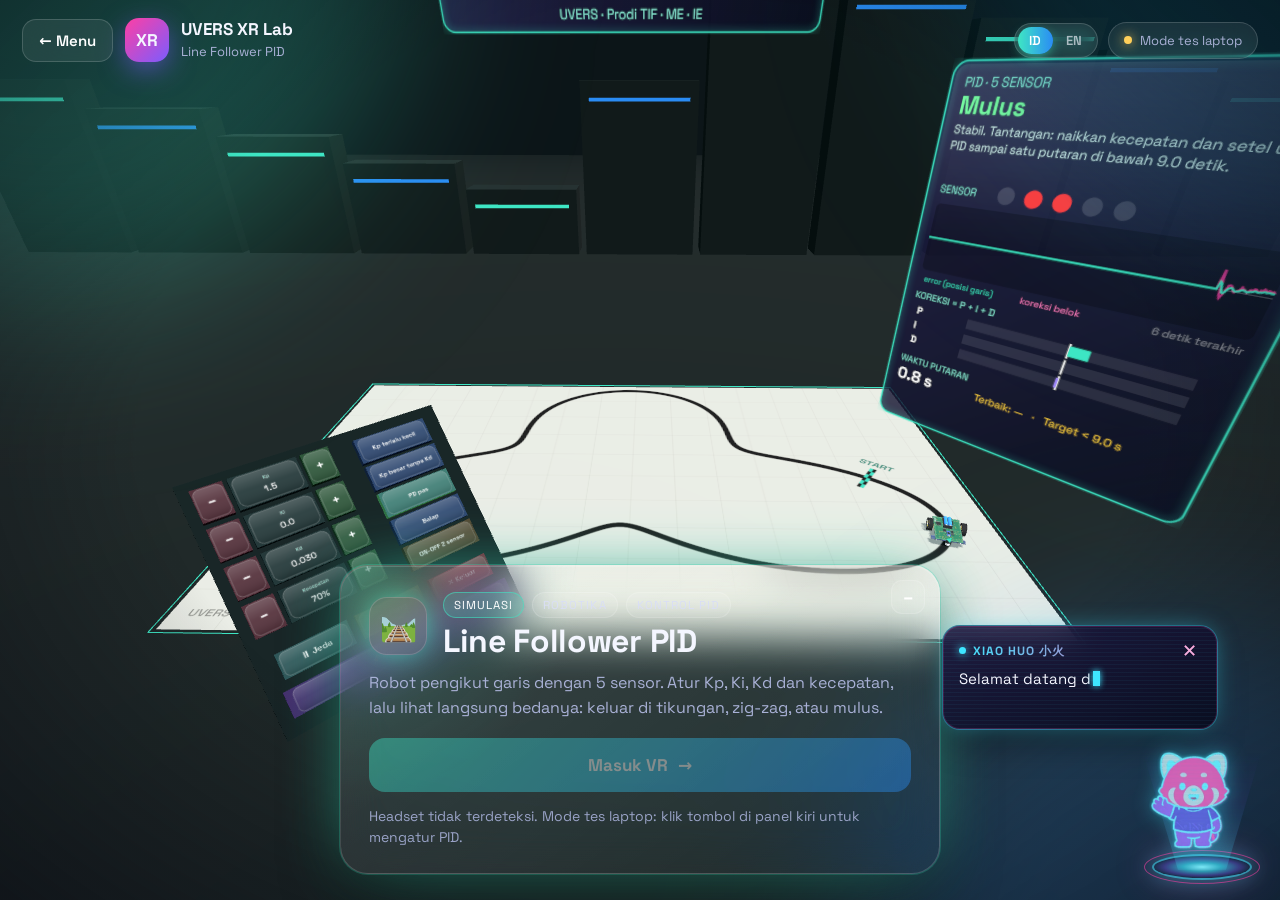
<file: linefollower.html>
<!DOCTYPE html>
<html lang="id">
<head>
<meta charset="utf-8">
<meta name="viewport" content="width=device-width,initial-scale=1">
<title>Line Follower PID VR</title>
<meta name="description" content="Line Follower PID: atur Kp, Ki, Kd dan lihat robot pengikut garis bereaksi langsung di VR.">
<meta name="theme-color" content="#05060f">
<link rel="icon" href="favicon.svg" type="image/svg+xml">
<meta name="title-en" content="Line Follower PID VR">
<meta name="description-en" content="Line Follower PID: tune Kp, Ki, Kd and watch a line-following robot react live in VR.">
<script src="i18n.js"></script>
<script src="xiaohuo.js" defer></script>
<link rel="stylesheet" href="tema.css">
<style>
  :root{--accent:#3ee6c4;--a1:#3ee6c4;--a2:#2a8cf4}
</style>
<script type="importmap">
{ "imports": { "three": "./three.module.min.js" } }
</script>
<link rel="stylesheet" href="fonts/fonts.css">
</head>
<body>
<script src="loader.js"></script>
<script src="tema.js" defer></script>
<div class="xr-aura" aria-hidden="true"><i></i><i></i><i></i></div>
<header class="xr-top">
  <div class="xr-left"><a class="xr-back" href="./">← Menu</a>
    <div class="xr-brand"><div class="xr-logo">XR</div><div><b>UVERS XR Lab</b><span>Line Follower PID</span></div></div></div>
  <div class="xr-pill" id="xrStatus" data-en="Checking device…" data-en-if="Memeriksa perangkat…">Memeriksa perangkat…</div>
</header>
<div id="ov">
  <div class="xr-head"><div class="xr-icon">🛤️</div><div><div class="tags"><span class="tag hot" data-en="Simulation">Simulasi</span><span class="tag" data-en="Robotics">Robotika</span><span class="tag" data-en="PID Control">Kontrol PID</span></div><h1>Line Follower PID</h1></div></div>
  <p data-en="A line-following robot with 5 sensors. Tune Kp, Ki, Kd and speed, then see the difference right away: running off at corners, zig-zagging, or smooth.">Robot pengikut garis dengan 5 sensor. Atur Kp, Ki, Kd dan kecepatan, lalu lihat langsung bedanya: keluar di tikungan, zig-zag, atau mulus.</p>
  <div class="btns"><button class="btn primary" id="btnVR" disabled data-en="Enter VR <span class=&quot;arw&quot;>→</span>">Masuk VR <span class="arw">→</span></button></div>
  <div id="msg" data-en="Checking device…" data-en-if="Memeriksa perangkat…">Memeriksa perangkat…</div>
</div>
<script type="module">
import * as THREE from 'three';
import { lingkungan, Mat, kotakTumpul, baut, cincin, gabungMesh, teksturTapak } from './detail.js';

// ====== PENGATURAN (silakan ubah) ======
const HEADER = 'UVERS · Prodi TIF · ME · IE';
const TARGET = 9.0;   // tantangan: satu putaran di bawah (detik)
const VMAX = 1.3;     // kecepatan roda maksimum (m/s) pada PWM 100%
const TAU = 0.12;     // jeda respons motor (s) — inilah yang membuat Kp besar berosilasi
const CTRL = 0.02;    // periode kontrol (s) = 50 Hz, seperti loop() mikrokontroler
// =======================================

// ---------- Gaya visual bersama (font, panel kaca, angka melayang) ----------
await Promise.race([document.fonts.load("700 40px 'Space Grotesk'"), new Promise(r => setTimeout(r, 1500))]).catch(() => {});
const FONT = "'Space Grotesk', system-ui, sans-serif";
function glass(ctx, W, H, accent, rad = 40) {
  const g = ctx.createLinearGradient(0, 0, W, H); g.addColorStop(0, 'rgba(38,34,78,.82)'); g.addColorStop(1, 'rgba(8,12,30,.82)');
  ctx.fillStyle = g; rr(ctx, 6, 6, W - 12, H - 12, rad); ctx.fill();
  ctx.save(); ctx.shadowColor = accent; ctx.shadowBlur = 24; ctx.strokeStyle = accent; ctx.lineWidth = 5; rr(ctx, 6, 6, W - 12, H - 12, rad); ctx.stroke(); ctx.restore();
  const hl = ctx.createLinearGradient(0, 0, 0, H * .45); hl.addColorStop(0, 'rgba(255,255,255,.14)'); hl.addColorStop(1, 'rgba(255,255,255,0)');
  ctx.fillStyle = hl; rr(ctx, 14, 14, W - 28, H * .42, Math.max(8, rad - 8)); ctx.fill();
}
const __pops = [];
function popup(pos, text, color = '#ffffff', size = .3) {
  const c = document.createElement('canvas'); c.width = 512; c.height = 128; const x = c.getContext('2d');
  x.font = `700 84px ${FONT}`; x.textAlign = 'center'; x.textBaseline = 'middle';
  x.lineWidth = 10; x.strokeStyle = 'rgba(0,0,0,.55)'; x.strokeText(text, 256, 64); x.fillStyle = color; x.fillText(text, 256, 64);
  const tex = new THREE.CanvasTexture(c); tex.colorSpace = THREE.SRGBColorSpace;
  const s = new THREE.Sprite(new THREE.SpriteMaterial({ map: tex, transparent: true, depthTest: false }));
  s.position.copy(pos); s.scale.set(size, size / 4, 1); s.renderOrder = 998; scene.add(s); __pops.push({ s, tex, t0: performance.now() });
}
function updatePopups() {
  const now = performance.now();
  for (let i = __pops.length - 1; i >= 0; i--) { const p = __pops[i], k = (now - p.t0) / 900;
    p.s.position.y += 0.004; p.s.material.opacity = Math.max(0, 1 - k * k);
    if (k >= 1) { scene.remove(p.s); p.tex.dispose(); p.s.material.dispose(); __pops.splice(i, 1); } }
}



const R = THREE.MathUtils;
const renderer = new THREE.WebGLRenderer({ antialias: true });
renderer.setPixelRatio(Math.min(devicePixelRatio, 2));
renderer.setSize(innerWidth, innerHeight);
renderer.xr.enabled = true;
renderer.xr.setReferenceSpaceType('local-floor');
renderer.shadowMap.enabled = true;
document.body.appendChild(renderer.domElement);
{
  const ov = document.getElementById('ov'), msg = document.getElementById('msg'), btnVR = document.getElementById('btnVR');
  const laptop = L('Mode tes laptop: klik tombol di panel kiri untuk mengatur PID.', 'Laptop test mode: click the buttons on the left panel to tune the PID.');
  (async () => {
    if (!navigator.xr) { msg.textContent = L('WebXR tidak tersedia. ', 'WebXR not available. ') + laptop; return; }
    const ok = await navigator.xr.isSessionSupported('immersive-vr').catch(() => false);
    btnVR.disabled = !ok;
    msg.textContent = ok ? L('Siap! Tekan Masuk VR, lalu pakai headset.', 'Ready! Press Enter VR, then put on the headset.') : L('Headset tidak terdeteksi. ', 'No headset detected. ') + laptop;
  })();
  btnVR.onclick = async () => {
    try {
      const s = await navigator.xr.requestSession('immersive-vr', { optionalFeatures: ['local-floor', 'bounded-floor', 'hand-tracking', 'layers'] });
      s.addEventListener('end', () => ov.classList.remove('hide'));
      await renderer.xr.setSession(s); ov.classList.add('hide');
    } catch (e) { msg.textContent = L('Gagal memulai: ', 'Failed to start: ') + e.message; }
  };
}

const scene = new THREE.Scene();
import('./logo3d.js').then(m => m.pasangLogo3D(renderer, scene)).catch(e => console.warn('logo3d', e));
scene.background = new THREE.Color(0x0c1518);
scene.fog = new THREE.Fog(0x0c1518, 10, 30);
const camera = new THREE.PerspectiveCamera(70, innerWidth / innerHeight, 0.03, 100);
camera.position.set(0.15, 2.05, 0.85); camera.lookAt(0.1, 0.3, -2.15);
addEventListener('resize', () => { camera.aspect = innerWidth / innerHeight; camera.updateProjectionMatrix(); renderer.setSize(innerWidth, innerHeight); });

// ---------- Lintasan ----------
const AC = new THREE.Vector3(0, 0, -2.35);      // pusat lintasan
const N = 900, HW = 0.02;                         // jumlah titik, setengah lebar lakban (lebar 4 cm)
const TP = new Float32Array(N * 2);               // titik lintasan (x,z) relatif pusat
for (let i = 0; i < N; i++) {
  const t = i / N * Math.PI * 2, r = 1 + 0.38 * Math.sin(3 * t) + 0.1 * Math.cos(2 * t);
  TP[i * 2] = 1.3 * r * Math.cos(t); TP[i * 2 + 1] = 0.92 * r * Math.sin(t);
}
const SEG = new Float32Array(N * 3);              // dx, dz, panjang²
for (let i = 0; i < N; i++) { const j = (i + 1) % N, dx = TP[j * 2] - TP[i * 2], dz = TP[j * 2 + 1] - TP[i * 2 + 1];
  SEG[i * 3] = dx; SEG[i * 3 + 1] = dz; SEG[i * 3 + 2] = dx * dx + dz * dz; }
// jarak titik ke lintasan; cari di sekitar indeks petunjuk (atau semua bila hint < 0)
function jarak(px, pz, hint = -1, win = 70) {
  let best = 1e9, bi = 0, from = 0, to = N;
  if (hint >= 0) { from = hint - win; to = hint + win; }
  for (let k = from; k < to; k++) {
    const i = (k + N) % N, ax = TP[i * 2], az = TP[i * 2 + 1], dx = SEG[i * 3], dz = SEG[i * 3 + 1];
    let t = ((px - ax) * dx + (pz - az) * dz) / SEG[i * 3 + 2]; t = t < 0 ? 0 : t > 1 ? 1 : t;
    const ex = ax + dx * t - px, ez = az + dz * t - pz, d = ex * ex + ez * ez;
    if (d < best) { best = d; bi = i; }
  }
  return [Math.sqrt(best), bi];
}

scene.add(new THREE.HemisphereLight(0xdff4ff, 0x203038, 1.4));
const key = new THREE.DirectionalLight(0xffffff, 2.0); key.position.set(1.5, 5, -1);
key.castShadow = true; key.shadow.mapSize.set(1024, 1024);
Object.assign(key.shadow.camera, { left: -2.5, right: 2.5, top: 2.5, bottom: -2.5, near: .5, far: 12 });
key.target.position.copy(AC); scene.add(key, key.target);
const BW = 3.9, BD = 2.5; // ukuran spanduk
{
  const floor = new THREE.Mesh(new THREE.PlaneGeometry(40, 40), new THREE.MeshStandardMaterial({ color: 0x14201f, roughness: 1 }));
  floor.rotation.x = -Math.PI / 2; floor.receiveShadow = true; scene.add(floor);
  // spanduk + lakban hitam, digambar di kanvas
  const c = document.createElement('canvas'); c.width = 2048; c.height = Math.round(2048 * BD / BW);
  const x = c.getContext('2d'), sc = c.width / BW, X = v => (v + BW / 2) * sc, Z = v => (v + BD / 2) * sc;
  x.fillStyle = '#f2ede1'; x.fillRect(0, 0, c.width, c.height);
  x.strokeStyle = 'rgba(0,0,0,.06)'; x.lineWidth = 2;
  for (let g = -BW / 2; g < BW / 2; g += 0.25) { x.beginPath(); x.moveTo(X(g), 0); x.lineTo(X(g), c.height); x.stroke(); }
  for (let g = -BD / 2; g < BD / 2; g += 0.25) { x.beginPath(); x.moveTo(0, Z(g)); x.lineTo(c.width, Z(g)); x.stroke(); }
  x.strokeStyle = '#111'; x.lineWidth = HW * 2 * sc; x.lineJoin = 'round'; x.beginPath();
  for (let i = 0; i <= N; i++) { const k = i % N; i ? x.lineTo(X(TP[k * 2]), Z(TP[k * 2 + 1])) : x.moveTo(X(TP[k * 2]), Z(TP[k * 2 + 1])); }
  x.stroke();
  // garis start (tegak lurus lintasan di titik 0)
  const ang = Math.atan2(SEG[1], SEG[0]);
  x.save(); x.translate(X(TP[0]), Z(TP[1])); x.rotate(ang);
  for (let k = 0; k < 6; k++) for (let m = 0; m < 2; m++) { x.fillStyle = (k + m) % 2 ? '#111' : '#3ee6c4'; x.fillRect(-0.02 * sc + m * 0.02 * sc, (-0.12 + k * 0.04) * sc, 0.02 * sc, 0.04 * sc); }
  x.fillStyle = '#1a8a75'; x.font = `bold ${0.07 * sc}px ${FONT}`; x.textAlign = 'center'; x.fillText('START', 0, -0.15 * sc); x.restore();
  x.fillStyle = 'rgba(0,0,0,.35)'; x.font = `600 ${0.06 * sc}px ${FONT}`; x.textAlign = 'left';
  x.fillText(L('UVERS XR Lab · Lintasan Line Follower', 'UVERS XR Lab · Line Follower Track'), 0.08 * sc, c.height - 0.08 * sc);
  const tex = new THREE.CanvasTexture(c); tex.colorSpace = THREE.SRGBColorSpace; tex.anisotropy = renderer.capabilities.getMaxAnisotropy();
  const mat = new THREE.Mesh(new THREE.PlaneGeometry(BW, BD), new THREE.MeshStandardMaterial({ map: tex, roughness: .9 }));
  mat.rotation.x = -Math.PI / 2; mat.position.copy(AC).setY(0.006); mat.receiveShadow = true; scene.add(mat);
  // tepi spanduk menyala
  const edge = new THREE.LineSegments(new THREE.EdgesGeometry(new THREE.PlaneGeometry(BW + .04, BD + .04)), new THREE.LineBasicMaterial({ color: 0x3ee6c4 }));
  edge.rotation.x = -Math.PI / 2; edge.position.copy(AC).setY(0.008); scene.add(edge);
  for (let i = -5; i <= 5; i++) {
    const h = 2 + (i * 7919 % 5) * .3;
    const b = new THREE.Mesh(new THREE.BoxGeometry(1.4, h, .4), new THREE.MeshStandardMaterial({ color: 0x182826 }));
    b.position.set(i * 1.5, h / 2, -8); scene.add(b);
    const strip = new THREE.Mesh(new THREE.BoxGeometry(1.2, .04, .02), new THREE.MeshBasicMaterial({ color: i % 2 ? 0x3ee6c4 : 0x2a8cf4 }));
    strip.position.set(i * 1.5, h - .2, -7.79); scene.add(strip);
  }
}

// ---------- Panel teks ----------
function makePanel(w, h, cw, ch) {
  const c = document.createElement('canvas'); c.width = cw; c.height = ch;
  const ctx = c.getContext('2d'); const tex = new THREE.CanvasTexture(c); tex.colorSpace = THREE.SRGBColorSpace;
  const mesh = new THREE.Mesh(new THREE.PlaneGeometry(w, h), new THREE.MeshBasicMaterial({ map: tex, transparent: true }));
  return { mesh, ctx, tex, c };
}
function rr(ctx, x, y, w, h, r) { ctx.beginPath(); ctx.moveTo(x + r, y); ctx.arcTo(x + w, y, x + w, y + h, r);
  ctx.arcTo(x + w, y + h, x, y + h, r); ctx.arcTo(x, y + h, x, y, r); ctx.arcTo(x, y, x + w, y, r); ctx.closePath(); }
function wrap(ctx, text, x, y, maxW, lh) {
  const words = text.split(' '); let line = '';
  for (const w of words) { const t = line ? line + ' ' + w : w;
    if (ctx.measureText(t).width > maxW && line) { ctx.fillText(line, x, y); line = w; y += lh; } else line = t; }
  if (line) ctx.fillText(line, x, y); return y;
}



const header = makePanel(2.6, 0.42, 1300, 210);
header.mesh.position.set(0, 2.5, -4.4); header.mesh.lookAt(0, 1.6, 0); scene.add(header.mesh);
{ const { ctx, c } = header; glass(ctx, c.width, c.height, 'rgba(62,230,196,.9)', 36);
  ctx.textAlign = 'center'; ctx.textBaseline = 'middle';
  ctx.fillStyle = '#fff'; ctx.font = `bold 78px ${FONT}`; ctx.fillText(L('LINE FOLLOWER · KONTROL PID', 'LINE FOLLOWER · PID CONTROL'), c.width / 2, 80);
  ctx.fillStyle = '#8ff5df'; ctx.font = `42px ${FONT}`; ctx.fillText(HEADER, c.width / 2, 155); header.tex.needsUpdate = true; }

const info = makePanel(1.1, 1.3, 880, 1040);
info.mesh.position.set(1.5, 1.45, -1.25); info.mesh.lookAt(0, 1.5, 0); scene.add(info.mesh);

// ---------- Robot (sumbu lokal: +x = depan, +z = kiri) ----------
const LA = 0.11, SP = 0.028, B = 0.16, WR = 0.032; // jarak sensor ke as roda, jarak antar sensor, lebar as, jari-jari roda
const XS = [-2, -1, 0, 1, 2];
const robot = new THREE.Group(); scene.add(robot);
const leds = [], wheels = [];
{ // PCB bertekstur, bar sensor IR, Arduino Nano, 2 baterai 18650, motor TT kuning, roda karet bertapak, caster bola, spacer
  const badan = [], add = (geo, mat, x, y, z, rx = 0, ry = 0, rz = 0, induk = robot, daftar = badan) => { const m = new THREE.Mesh(geo, mat); m.position.set(x, y, z); m.rotation.set(rx, ry, rz);
    geo.computeBoundingSphere(); m.castShadow = geo.boundingSphere.radius > 0.012; induk.add(m); daftar.push(m); return m; };
  const krom = Mat.krom(), hitam = Mat.plastik(0x17181c, .5), biru = Mat.pcb('#14306b', 'IR x5');
  add(kotakTumpul(0.2, 0.0035, 0.13, 0.0017, 2), Mat.pcb('#0f6b4a', 'LF PID'), 0.04, 0.045, 0);
  add(kotakTumpul(0.03, 0.003, 0.16, 0.0014, 2), biru, LA, 0.03, 0);
  add(kotakTumpul(0.06, 0.003, 0.03, 0.0014, 2), biru, LA - 0.04, 0.038, 0, 0, 0, 0.25);
  for (const s of XS) for (const d of [-1, 1]) add(new THREE.CylinderGeometry(0.0022, 0.0022, 0.006, 10), d < 0 ? hitam : Mat.plastik(0x4a4f63, .2), LA + d * 0.004, 0.026, s * SP); // pemancar & penerima IR
  add(kotakTumpul(0.075, 0.018, 0.042, 0.003), hitam, 0.0, 0.056, 0);                       // dudukan baterai
  for (const z of [-0.0095, 0.0095]) { add(new THREE.CylinderGeometry(0.009, 0.009, 0.065, 20).rotateZ(Math.PI / 2), Mat.plastik(0x2a8cf4, .25), 0, 0.066, z);
    add(new THREE.CylinderGeometry(0.0045, 0.0045, 0.003, 12).rotateZ(Math.PI / 2), krom, 0.034, 0.066, z); }
  add(kotakTumpul(0.045, 0.0025, 0.018, 0.001, 1), Mat.pcb('#1f4fa8', 'NANO'), 0.085, 0.05, 0);   // Arduino Nano
  add(new THREE.BoxGeometry(0.012, 0.002, 0.012), hitam, 0.085, 0.0525, 0, 0, Math.PI / 4);
  add(new THREE.BoxGeometry(0.008, 0.004, 0.0075), krom, 0.106, 0.052, 0);
  for (const sx of [-1, 1]) for (const sz of [-1, 1]) add(new THREE.CylinderGeometry(0.0025, 0.0025, 0.018, 6), krom, 0.04 + sx * 0.085, 0.035, sz * 0.055);
  add(new THREE.CylinderGeometry(0.012, 0.014, 0.02, 16), hitam, 0.12, 0.032, 0);
  const caster = add(new THREE.SphereGeometry(0.012, 20, 14), krom, 0.12, 0.012, 0);
  const kuning = Mat.plastik(0xf2c230, .45), kaleng = Mat.aluminium(0xc8ccd4, .3);
  for (const side of [1, -1]) {                                                                 // motor TT: gearbox kuning + kaleng motor
    add(kotakTumpul(0.06, 0.022, 0.02, 0.003), kuning, 0, WR, side * (B / 2 - 0.03));
    add(new THREE.CylinderGeometry(0.0095, 0.0095, 0.025, 18).rotateZ(Math.PI / 2), kaleng, -0.04, WR + 0.003, side * (B / 2 - 0.03));
  }
  gabungMesh(badan, robot);
  const ledOff = 0x331111;
  for (const s of XS) {
    const l = new THREE.Mesh(new THREE.SphereGeometry(0.004, 12, 8), new THREE.MeshBasicMaterial({ color: ledOff }));
    l.position.set(LA, 0.0335, s * SP); robot.add(l); leds.push(l);
  }
  const tapak = Mat.karet(0x1b1b1d, teksturTapak(30)), velg = Mat.plastik(0xffc83d, .4);
  for (const side of [1, -1]) {
    const g = new THREE.Group(); g.position.set(0, WR, side * (B / 2)); robot.add(g); const roda = [];
    add(new THREE.CylinderGeometry(WR, WR, 0.022, 40, 1, true).rotateX(Math.PI / 2), tapak, 0, 0, 0, 0, 0, 0, g, roda);   // ban
    for (const z of [-0.011, 0.011]) add(cincin(WR, WR * .72, 0.0015, 40).rotateX(Math.PI / 2), tapak, 0, 0, z, 0, 0, 0, g, roda);
    add(cincin(WR * .74, WR * .18, 0.012, 32).rotateX(Math.PI / 2), velg, 0, 0, 0, 0, 0, 0, g, roda);                // velg
    for (let i = 0; i < 5; i++) add(new THREE.BoxGeometry(0.004, WR * 1.1, 0.004), velg, 0, 0, side * 0.007, 0, 0, i / 5 * Math.PI, g, roda); // jari-jari
    add(baut(0.004, 0.004).rotateX(Math.PI / 2), krom, 0, 0, side * 0.009, 0, 0, 0, g, roda);
    gabungMesh(roda, g); wheels.push(g);
  }
  // penanda depan
  const tip = new THREE.Mesh(new THREE.ConeGeometry(0.014, 0.03, 3), new THREE.MeshBasicMaterial({ color: 0x3ee6c4 }));
  tip.rotation.z = -Math.PI / 2; tip.position.set(0.15, 0.05, 0); robot.add(tip);
}
// robot pembanding: salinan tembus pandang
const ghost = robot.clone(true); ghost.visible = false; scene.add(ghost);
ghost.traverse(o => { if (o.material) { o.material = o.material.clone(); o.material.transparent = true; o.material.opacity = .4; o.material.depthWrite = false; if (o.material.color) o.material.color.lerp(new THREE.Color(0xb08cff), .5); } o.castShadow = false; });
// jejak
const TRAIL = 700, trailPos = new Float32Array(TRAIL * 3); let trailN = 0;
const trailGeo = new THREE.BufferGeometry(); trailGeo.setAttribute('position', new THREE.BufferAttribute(trailPos, 3)); trailGeo.setDrawRange(0, 0);
scene.add(new THREE.Line(trailGeo, new THREE.LineBasicMaterial({ color: 0xff3fa4, transparent: true, opacity: .85 })));
function pushTrail(x, z) {
  if (trailN === TRAIL) { trailPos.copyWithin(0, 3); trailN--; }
  trailPos[trailN * 3] = AC.x + x; trailPos[trailN * 3 + 1] = 0.012; trailPos[trailN * 3 + 2] = AC.z + z; trailN++;
  trailGeo.attributes.position.needsUpdate = true; trailGeo.setDrawRange(0, trailN);
}

// ---------- Pengendali ----------
const P = { Kp: 1.5, Ki: 0, Kd: 0.03, spd: 0.7, mode: 'pid' }, PM = P;   // nilai awal = "PD pas"
const LIM = { Kp: [0, 4, 0.1], Ki: [0, 3, 0.1], Kd: [0, 0.1, 0.005], spd: [0.3, 1.0, 0.05] };
const PRESETS = {
  kecil: { t: L('Kp terlalu kecil', 'Kp too small'), Kp: 0.2, Ki: 0, Kd: 0, spd: 0.7, mode: 'pid' },
  besar: { t: L('Kp besar tanpa Kd', 'Big Kp, no Kd'), Kp: 1.5, Ki: 0, Kd: 0, spd: 0.7, mode: 'pid' },
  pas:   { t: L('PD pas', 'PD just right'), Kp: 1.5, Ki: 0, Kd: 0.03, spd: 0.7, mode: 'pid' },
  balap: { t: L('Balap', 'Race'), Kp: 2.5, Ki: 0, Kd: 0.05, spd: 0.9, mode: 'pid' },
  onoff: { t: 'ON-OFF 2 sensor', Kp: 0, Ki: 0, Kd: 0, spd: 0.7, mode: 'onoff' },
};
const S = {}, SM = S; // keadaan simulasi robot utama
const G = {}; let GP = null, ghostLaps = []; // robot pembanding ("hantu"): keadaan, parameter beku, catatan putaran
function resetSim(S = SM, utama = true) {   // S = keadaan robot yang di-reset (utama atau pembanding)
  Object.assign(S, { x: TP[0], z: TP[1], h: Math.atan2(SEG[1], SEG[0]), vl: 0, vr: 0, uL: 0, uR: 0,
    I: 0, pe: 0, last: 0, e: 0, u: 0, pT: 0, iT: 0, dT: 0, acc: 0, idx: 0, prog: 0, lapT: 0, rs: [0, 0, 0, 0, 0],
    off: false, offT: 0, lost: false });
  if (utama) { trailN = 0; trailGeo.setDrawRange(0, 0); hist.fill(0); histU.fill(0); }
}
const HN = 300, hist = new Float32Array(HN), histU = new Float32Array(HN); let hi = 0; // 6 detik riwayat error
let running = true, laps = [], best = null, offCount = 0, recentOff = 0, lastPreset = 'pas';
const rnd = () => (Math.random() - 0.5) * 0.04; // derau sensor kecil

function kontrol(S, P, utama) {
  const fx = Math.cos(S.h), fz = Math.sin(S.h), lx = -fz, lz = fx;
  const rs = S.rs;
  for (let k = 0; k < 5; k++) {
    const px = S.x + fx * LA + lx * XS[k] * SP, pz = S.z + fz * LA + lz * XS[k] * SP;
    const d = jarak(px, pz, S.idx)[0];
    rs[k] = Math.min(1, Math.max(0, (d <= HW ? 1 : 1 - (d - HW) / 0.012) + rnd()));
  }
  const sum = rs.reduce((a, b) => a + b, 0);
  S.lost = sum < 0.1;
  if (P.mode === 'pid') {
    let e;
    if (S.lost) e = 1.2 * (S.last >= 0 ? 1 : -1);          // garis hilang: belok ke arah terakhir terlihat
    else { e = rs.reduce((a, r, k) => a + r * XS[k], 0) / sum / 2; S.last = e; }
    S.I = R.clamp(S.I + e * CTRL, -2, 2);
    const D = (e - S.pe) / CTRL; S.pe = e;
    S.pT = P.Kp * e; S.iT = P.Ki * S.I; S.dT = P.Kd * D;
    const u = S.pT + S.iT + S.dT; S.e = e; S.u = u;
    S.uL = R.clamp(P.spd - u, -1, 1); S.uR = R.clamp(P.spd + u, -1, 1);
  } else {                                                 // dua sensor, logika on/off seperti robot pameran
    const kiri = rs[3] > 0.5, kanan = rs[1] > 0.5;
    if (kiri && !kanan) { S.uL = 0; S.uR = P.spd; S.e = 0.5; }
    else if (kanan && !kiri) { S.uL = P.spd; S.uR = 0; S.e = -0.5; }
    else { S.uL = S.uR = P.spd; S.e = 0; }
    S.u = (S.uR - S.uL) / 2; S.pT = S.iT = S.dT = 0;
  }
  if (utama) { hist[hi] = S.e; histU[hi] = S.u; hi = (hi + 1) % HN; }
}
const DT = 0.005;
function langkah(S = SM, P = PM, utama = true) {   // satu langkah fisika 5 ms; mengembalikan waktu putaran | 'off' | null
  if (S.off) { S.offT -= DT; if (S.offT <= 0) resetSim(S, utama); return null; }
  S.acc += DT; if (S.acc >= CTRL) { S.acc -= CTRL; kontrol(S, P, utama); }
  const a = 1 - Math.exp(-DT / TAU);
  S.vl += (S.uL * VMAX - S.vl) * a; S.vr += (S.uR * VMAX - S.vr) * a;
  const v = (S.vl + S.vr) / 2, w = (S.vr - S.vl) / B;
  S.h += w * DT; S.x += Math.cos(S.h) * v * DT; S.z += Math.sin(S.h) * v * DT;
  const [d, i] = jarak(S.x, S.z, S.idx, 40);
  let di = (i - S.idx + N) % N; if (di > N / 2) di -= N; S.prog += di; S.idx = i; S.lapT += DT;
  if (d > 0.17) { S.off = true; S.offT = 1.4; S.uL = S.uR = S.vl = S.vr = 0; return 'off'; }
  if (S.prog >= N) { S.prog -= N; const t = S.lapT; S.lapT = 0; return t; }
  return null;
}
resetSim();

// ---------- Suara ----------
let ac = null, motor = null, motorGain = null;
function initAudio() {
  if (!ac) { try { ac = new (window.AudioContext || window.webkitAudioContext)();
    motor = ac.createOscillator(); motor.type = 'sawtooth'; motor.frequency.value = 80;
    const f = ac.createBiquadFilter(); f.type = 'lowpass'; f.frequency.value = 500;
    motorGain = ac.createGain(); motorGain.gain.value = 0; motor.connect(f).connect(motorGain).connect(ac.destination); motor.start(); } catch (e) {} }
  ac?.resume?.();
}
function tone(f, d, type = 'sine', vol = .2) { if (!ac) return; const t = ac.currentTime, o = ac.createOscillator(), g = ac.createGain();
  o.type = type; o.frequency.value = f; g.gain.setValueAtTime(vol, t); g.gain.exponentialRampToValueAtTime(0.001, t + d);
  o.connect(g).connect(ac.destination); o.start(t); o.stop(t + d + .02); }
addEventListener('pointerdown', initAudio); addEventListener('click', initAudio, true);
renderer.xr.addEventListener('sessionstart', initAudio);

// ---------- Panel tombol ----------
const panel = new THREE.Group(); panel.position.set(-0.62, 1.0, -0.5); panel.rotation.set(-0.7, 0.75, 0, 'YXZ'); scene.add(panel);
const panelBg = new THREE.Mesh(new THREE.BoxGeometry(0.66, 0.66, 0.015), new THREE.MeshStandardMaterial({ color: 0x172a2a, metalness: .3 }));
panelBg.position.set(0, -0.06, -0.01); panel.add(panelBg);
const buttons = [];
function drawFace(ctx, c, label, fs, sub) {
  ctx.clearRect(0, 0, c.width, c.height);
  const g = ctx.createLinearGradient(0, 0, 0, c.height); g.addColorStop(0, 'rgba(255,255,255,.22)'); g.addColorStop(.5, 'rgba(255,255,255,.06)'); g.addColorStop(1, 'rgba(0,0,0,.15)');
  ctx.fillStyle = g; rr(ctx, 4, 4, c.width - 8, c.height - 8, Math.min(c.height, c.width) * .22); ctx.fill();
  ctx.strokeStyle = 'rgba(255,255,255,.35)'; ctx.lineWidth = 4; rr(ctx, 4, 4, c.width - 8, c.height - 8, Math.min(c.height, c.width) * .22); ctx.stroke();
  ctx.fillStyle = '#fff'; ctx.textAlign = 'center'; ctx.textBaseline = 'middle'; ctx.font = `bold ${fs}px ${FONT}`;
  if (sub) { ctx.fillStyle = '#8ff5df'; ctx.font = `600 ${fs * .55}px ${FONT}`; ctx.fillText(sub, c.width / 2, c.height * .28); ctx.fillStyle = '#fff'; ctx.font = `bold ${fs}px ${FONT}`; ctx.fillText(label, c.width / 2, c.height * .66); return; }
  if (ctx.measureText(label).width < c.width - 20) ctx.fillText(label, c.width / 2, c.height / 2 + 4);
  else { const [a, ...b] = label.split(' '); ctx.fillText(a, c.width / 2, c.height / 2 - fs * .5 + 4); ctx.fillText(b.join(' '), c.width / 2, c.height / 2 + fs * .55 + 4); }
}
function makeButton(label, x, y, action, color = 0x2f5a5a, w = 0.11, h = 0.1, fs = 72, sub) {
  const c = document.createElement('canvas'); c.width = Math.round(w * 2200); c.height = Math.round(h * 2200);
  const ctx = c.getContext('2d'); drawFace(ctx, c, label, fs, sub);
  const tex = new THREE.CanvasTexture(c); tex.colorSpace = THREE.SRGBColorSpace;
  const base = new THREE.Mesh(new THREE.BoxGeometry(w, h, 0.025), new THREE.MeshStandardMaterial({ color, emissive: 0x000000 }));
  const face = new THREE.Mesh(new THREE.PlaneGeometry(w * .95, h * .95), new THREE.MeshBasicMaterial({ map: tex, transparent: true }));
  face.position.z = 0.0131; base.add(face); base.position.set(x, y, 0.012);
  base.userData = { action, color, label, set: (l, s2) => { drawFace(ctx, c, l, fs, s2); tex.needsUpdate = true; } };
  panel.add(base); if (action) buttons.push(base); return base;
}
const NAMA = { Kp: 'Kp', Ki: 'Ki', Kd: 'Kd', spd: L('Kecepatan', 'Speed') };
const fmt = (k, v) => k === 'Kd' ? v.toFixed(3) : k === 'spd' ? Math.round(v * 100) + '%' : v.toFixed(1);
const disp = {};
['Kp', 'Ki', 'Kd', 'spd'].forEach((k, r) => {
  const y = 0.2 - r * 0.1, [lo, hi2, st] = LIM[k];
  const ubah = d => { P[k] = R.clamp(Math.round((P[k] + d * st) / st) * st, lo, hi2); if (P.mode !== 'pid' && k !== 'spd') P.mode = 'pid'; lastPreset = null; tone(d > 0 ? 760 : 520, .06, 'square', .08); refresh(); };
  makeButton('−', -0.27, y, () => ubah(-1), 0x5a2f3a, .07, .085, 80);
  disp[k] = makeButton(fmt(k, P[k]), -0.145, y, null, 0x203838, .16, .085, 50, NAMA[k]);
  makeButton('+', -0.02, y, () => ubah(1), 0x2f5a3a, .07, .085, 80);
});
const presetBtns = {};
Object.entries(PRESETS).forEach(([id, p], i) => {
  presetBtns[id] = makeButton(p.t, 0.18, 0.2 - i * 0.08, () => pakaiPreset(id), id === 'onoff' ? 0x5a4a2f : 0x2f4a73, .2, .07, 40);
  presetBtns[id].userData.preset = id;
});
const runBtn = makeButton(L('⏸ Jeda', '⏸ Pause'), -0.2, -0.225, () => { running = !running; runBtn.userData.set(running ? L('⏸ Jeda', '⏸ Pause') : L('▶ Jalan', '▶ Run')); tone(600, .08); }, 0x2f5a5a, .17, .065, 46);
makeButton(L('↺ Ulang', '↺ Restart'), -0.01, -0.225, () => { resetSim(); if (GP) resetSim(G, false); tone(440, .1); }, 0x6b5a2f, .17, .065, 46);
const cmpBtn = makeButton(L('📌 Jadikan pembanding', '📌 Pin as comparison'), 0, -0.315, () => setPembanding(!GP), 0x4a2f73, .6, .065, 40);
function setPembanding(on) {
  GP = on ? { ...P } : null; ghostLaps = []; ghost.visible = on;
  cmpBtn.userData.set(on ? L('✕ Hapus pembanding', '✕ Remove comparison') : L('📌 Jadikan pembanding', '📌 Pin as comparison'));
  resetSim(); if (on) resetSim(G, false); tone(on ? 990 : 520, .12, 'triangle', .15); lastInfo = '';
}
makeButton(L('✕ Keluar', '✕ Exit'), 0.19, -0.225, () => { try { renderer.xr.getSession()?.end(); } catch (e) {} }, 0x8a2433, .17, .065, 46);
function pakaiPreset(id) {
  const p = PRESETS[id]; Object.assign(P, { Kp: p.Kp, Ki: p.Ki, Kd: p.Kd, spd: p.spd, mode: p.mode }); lastPreset = id;
  resetSim(); if (GP) resetSim(G, false); running = true; runBtn.userData.set(L('⏸ Jeda', '⏸ Pause')); tone(880, .1, 'triangle', .15); refresh();
}
function refresh() { for (const k in disp) disp[k].userData.set(P.mode === 'onoff' && k !== 'spd' ? '—' : fmt(k, P[k]), NAMA[k]); lastInfo = ''; }

// ---------- Controller / tangan ----------
const ray = new THREE.Raycaster();
const ctrls = [0, 1].map(i => {
  const c = renderer.xr.getController(i); scene.add(c);
  const line = new THREE.Line(new THREE.BufferGeometry().setFromPoints([new THREE.Vector3(), new THREE.Vector3(0, 0, -1)]),
    new THREE.LineBasicMaterial({ color: 0xffffff, transparent: true, opacity: .5 }));
  line.scale.z = 3; c.add(line);
  const dot = new THREE.Mesh(new THREE.SphereGeometry(0.008, 8, 6), new THREE.MeshBasicMaterial({ color: 0xffff66 }));
  dot.visible = false; scene.add(dot);
  const o = { c, line, dot, source: null, hover: null };
  c.addEventListener('connected', e => { o.source = e.data; });
  c.addEventListener('disconnected', () => { o.source = null; });
  c.addEventListener('selectstart', () => { initAudio(); if (o.hover) { press(o.hover); haptic(o, .6, 40); } });
  return o;
});
function haptic(o, s, ms) { try { o?.source?.gamepad?.hapticActuators?.[0]?.pulse(s, ms); } catch (e) {} }
function press(btn) { btn.userData.action(); btn.userData.pressT = .15; }
const tmpM = new THREE.Matrix4();
function updatePointers() {
  for (const b of buttons) b.material.emissive.setHex(b.userData.preset && b.userData.preset === lastPreset ? 0x2a6a20 : 0x000000);
  for (const o of ctrls) {
    o.hover = null; o.dot.visible = false;
    if (!o.source) continue;
    tmpM.identity().extractRotation(o.c.matrixWorld);
    ray.ray.origin.setFromMatrixPosition(o.c.matrixWorld);
    ray.ray.direction.set(0, 0, -1).applyMatrix4(tmpM);
    const hit = ray.intersectObjects(buttons, false)[0];
    if ((hit?.object || null) !== o.prevHover) { o.prevHover = hit?.object || null; if (hit) haptic(o, .12, 12); } // getar kecil saat menyentuh tombol
    if (hit) { o.hover = hit.object; hit.object.material.emissive.setHex(0x335577); o.line.scale.z = hit.distance; o.dot.position.copy(hit.point); o.dot.visible = true; }
    else o.line.scale.z = 3;
  }
}
const mouse = new THREE.Vector2();
renderer.domElement.addEventListener('pointerdown', ev => {
  if (renderer.xr.isPresenting) return;
  mouse.set(ev.clientX / innerWidth * 2 - 1, -ev.clientY / innerHeight * 2 + 1);
  ray.setFromCamera(mouse, camera); const hit = ray.intersectObjects(buttons, false)[0]; if (hit) press(hit.object);
});

// ---------- Panel info ----------
function diagnosa() {
  if (P.mode === 'onoff') return ['ON-OFF 2 sensor', L('Seperti robot pameran: sensor kiri kena garis → roda kiri berhenti. Aman, tapi lambat dan patah-patah. PID memakai SEBERAPA JAUH robot melenceng, bukan hanya kiri/kanan.', 'Like the exhibition robot: left sensor on the line → left wheel stops. Safe, but slow and jerky. PID uses HOW FAR the robot drifts, not just left/right.'), '#ffcf70'];
  let cross = 0, sq = 0; const n = 150;
  for (let k = 1; k < n; k++) { const a = hist[(hi - k + HN) % HN], b = hist[(hi - k - 1 + HN) % HN]; if (a * b < 0 && Math.abs(a - b) > 0.15) cross++; sq += a * a; }
  const rms = Math.sqrt(sq / n);
  if (recentOff > 0) return [L('Keluar lintasan!', 'Off the track!'), P.Kp < 0.6 ? L('Kp terlalu kecil: koreksinya lemah, robot tidak sempat berbelok di tikungan. Naikkan Kp.', 'Kp too small: the correction is weak, so the robot can\'t turn in time at corners. Raise Kp.') : L('Terlalu cepat untuk tikungan ini. Turunkan kecepatan, atau naikkan Kp dan Kd bersama.', 'Too fast for this corner. Lower the speed, or raise Kp and Kd together.'), '#ff6b8a'];
  if (cross > 9 && P.Kd < 0.015) return [L('Zig-zag', 'Zig-zag'), L('Kp besar tanpa peredam: robot selalu kelewatan lalu membalik arah. Naikkan Kd — suku D melawan perubahan error yang terlalu cepat.', 'Big Kp with no damping: the robot keeps overshooting and reversing. Raise Kd — the D term fights error that changes too fast.'), '#ffcf70'];
  if (cross > 9) return [L('Masih bergoyang', 'Still wobbling'), L('Coba naikkan Kd sedikit, atau turunkan Kp.', 'Try raising Kd a little, or lowering Kp.'), '#ffcf70'];
  if (rms > 0.35) return [L('Lambat mengoreksi', 'Slow to correct'), L('Robot sering jauh dari garis. Naikkan Kp agar koreksinya lebih kuat.', 'The robot often drifts far from the line. Raise Kp for a stronger correction.'), '#ffcf70'];
  if (P.Ki > 0.05) return [L('Mulus', 'Smooth'), L('Ki menghapus error yang menetap. Di lintasan berliku efeknya kecil — karena itu banyak line follower cukup memakai PD.', 'Ki removes steady error. On a winding track its effect is small — that\'s why many line followers only use PD.'), '#7dffa0'];
  return [L('Mulus', 'Smooth'), best && best < TARGET ? L('Tantangan selesai! Coba cari pengaturan yang lebih cepat lagi.', 'Challenge complete! Try to find an even faster setting.') : L(`Stabil. Tantangan: naikkan kecepatan dan setel ulang PID sampai satu putaran di bawah ${TARGET.toFixed(1)} detik.`, `Stable. Challenge: raise the speed and retune the PID until one lap takes under ${TARGET.toFixed(1)} seconds.`), '#7dffa0'];
}
let lastInfo = '', infoT = 0;
function drawInfo(force) {
  const [judul, saran, warna] = diagnosa();
  const keyS = [judul, saran, laps.length, offCount, Math.floor(S.lapT * 10), S.rs.map(r => r > .5 ? 1 : 0).join('')].join('|');
  if (!force && keyS === lastInfo) return; lastInfo = keyS;
  const { ctx, c } = info, Wd = c.width; ctx.clearRect(0, 0, Wd, c.height);
  glass(ctx, Wd, c.height, 'rgba(62,230,196,.9)', 36);
  ctx.textAlign = 'left'; ctx.textBaseline = 'alphabetic';
  ctx.fillStyle = '#8ff5df'; ctx.font = `32px ${FONT}`; ctx.fillText(P.mode === 'pid' ? 'PID · 5 SENSOR' : 'ON-OFF · 2 SENSOR', 44, 66);
  ctx.fillStyle = warna; ctx.font = `bold 60px ${FONT}`; ctx.fillText(judul, 44, 130);
  ctx.fillStyle = '#d8f0ee'; ctx.font = `30px ${FONT}`; let y = wrap(ctx, saran, 44, 178, Wd - 88, 40);
  // sensor
  y = Math.max(y + 56, 330);
  ctx.fillStyle = '#8ff5df'; ctx.font = `28px ${FONT}`; ctx.fillText(L('SENSOR', 'SENSORS'), 44, y);
  S.rs.forEach((r, k) => { const cx = 230 + (4 - k) * 70, on = r > .5, dim = P.mode === 'onoff' && k !== 1 && k !== 3;
    ctx.beginPath(); ctx.arc(cx, y - 10, 22, 0, Math.PI * 2); ctx.fillStyle = dim ? 'rgba(255,255,255,.06)' : on ? '#ff3b3b' : 'rgba(255,255,255,.15)'; ctx.fill(); });
  // grafik error
  const gx = 44, gy = y + 30, gw = Wd - 88, gh = 190;
  ctx.fillStyle = 'rgba(0,0,0,.25)'; rr(ctx, gx, gy, gw, gh, 14); ctx.fill();
  ctx.strokeStyle = 'rgba(255,255,255,.25)'; ctx.lineWidth = 2; ctx.beginPath(); ctx.moveTo(gx, gy + gh / 2); ctx.lineTo(gx + gw, gy + gh / 2); ctx.stroke();
  for (const [arr, col, sc] of [[histU, 'rgba(255,63,164,.8)', .35], [hist, '#3ee6c4', .4]]) {
    ctx.strokeStyle = col; ctx.lineWidth = 4; ctx.beginPath();
    for (let k = 0; k < HN; k++) { const v = R.clamp(arr[(hi + k) % HN] * sc, -.5, .5), px = gx + k / (HN - 1) * gw, py = gy + gh / 2 - v * gh;
      k ? ctx.lineTo(px, py) : ctx.moveTo(px, py); } ctx.stroke();
  }
  ctx.font = `24px ${FONT}`; ctx.fillStyle = '#3ee6c4'; ctx.fillText(L('error (posisi garis)', 'error (line position)'), gx + 14, gy + gh + 34);
  ctx.fillStyle = '#ff7cc0'; ctx.fillText(L('koreksi belok', 'steering correction'), gx + 300, gy + gh + 34);
  ctx.fillStyle = 'rgba(255,255,255,.5)'; ctx.fillText(L('6 detik terakhir', 'last 6 seconds'), gx + gw - 180, gy + gh + 34);
  // suku P I D
  y = gy + gh + 86;
  if (P.mode === 'pid') {
    ctx.fillStyle = '#8ff5df'; ctx.font = `28px ${FONT}`; ctx.fillText(L('KOREKSI = P + I + D', 'CORRECTION = P + I + D'), 44, y);
    [['P', S.pT, '#3ee6c4'], ['I', S.iT, '#ffcf70'], ['D', S.dT, '#a48cff']].forEach(([n, v, col], k) => {
      const yy = y + 18 + k * 46, cx = Wd / 2 + 60, bw = 280, len = Math.min(1, Math.abs(v)) * bw;
      ctx.fillStyle = '#fff'; ctx.font = `bold 30px ${FONT}`; ctx.fillText(n, 60, yy + 30);
      ctx.fillStyle = 'rgba(255,255,255,.1)'; ctx.fillRect(cx - bw, yy + 8, bw * 2, 28);
      ctx.fillStyle = '#fff'; ctx.fillRect(cx - 2, yy + 2, 4, 40);
      ctx.fillStyle = col; ctx.fillRect(v >= 0 ? cx : cx - len, yy + 8, len, 28);
    });
    y += 205;
  } else y += 30;
  // waktu putaran
  ctx.fillStyle = '#8ff5df'; ctx.font = `28px ${FONT}`; ctx.fillText(L('WAKTU PUTARAN', 'LAP TIME'), 44, y);
  ctx.fillStyle = '#fff'; ctx.font = `bold 52px ${FONT}`; ctx.fillText(S.off ? '—' : S.lapT.toFixed(1) + ' s', 44, y + 60);
  ctx.font = `30px ${FONT}`; ctx.fillStyle = best && best < TARGET ? '#7dffa0' : '#ffd23f';
  ctx.fillText(L(`Terbaik: ${best ? best.toFixed(2) + ' s' : '—'}   ·   Target < ${TARGET.toFixed(1)} s`, `Best: ${best ? best.toFixed(2) + ' s' : '—'}   ·   Target < ${TARGET.toFixed(1)} s`), 300, y + 52);
  ctx.fillStyle = 'rgba(255,255,255,.75)'; ctx.font = `25px ${FONT}`;
  if (!GP) laps.slice(-3).reverse().forEach((l, k) => ctx.fillText(`${l.t.toFixed(2)} s  ·  ${l.cfg}`, 44, y + 110 + k * 36));
  if (GP) { ctx.fillStyle = '#cdb6ff'; ctx.font = `25px ${FONT}`; const g = GP.mode === 'onoff' ? 'ON-OFF' : `Kp ${GP.Kp.toFixed(1)} Ki ${GP.Ki.toFixed(1)} Kd ${GP.Kd.toFixed(3)}`;
    const ml = laps.length ? laps[laps.length - 1].t.toFixed(2) + ' s' : '…';
    ctx.fillStyle = '#8ff5df'; ctx.fillText(`🤖 ${L('Utama', 'Main')}: ${cfgStr()} → ${ml}`, 44, y + 110);
    ctx.fillStyle = '#cdb6ff'; ctx.fillText(`👻 ${L('Pembanding', 'Comparison')}: ${g} · ${Math.round(GP.spd * 100)}% → ` + (ghostLaps.length ? ghostLaps[ghostLaps.length - 1].toFixed(2) + ' s' : (G.off ? L('keluar', 'off') : '…')), 44, y + 150); }
  ctx.font = `25px ${FONT}`; ctx.fillStyle = '#ff8aa5'; if (offCount) ctx.fillText(L(`Keluar lintasan: ${offCount}x`, `Off track: ${offCount}x`), Wd - 300, c.height - 36);
  info.tex.needsUpdate = true;
}
const cfgStr = () => P.mode === 'onoff' ? `ON-OFF · ${Math.round(P.spd * 100)}%` : `Kp ${P.Kp.toFixed(1)}  Ki ${P.Ki.toFixed(1)}  Kd ${P.Kd.toFixed(3)}  · ${Math.round(P.spd * 100)}%`;
refresh();

// ---------- Loop ----------
const clock = new THREE.Clock(); let trailT = 0, physAcc = 0;
function tampilkanRobot() {
  robot.position.set(AC.x + S.x, 0, AC.z + S.z); robot.rotation.y = -S.h;
  if (GP) { ghost.position.set(AC.x + G.x, 0, AC.z + G.z); ghost.rotation.y = -G.h; }
  S.rs.forEach((r, k) => leds[k].material.color.setHex(r > .5 ? 0xff2a2a : 0x331111));
}
import('./xrkit.js').then(m => m.pasang(renderer, scene, camera, { game: 'linefollower', tutorial: [["Tunjuk tombol + / − di panel kiri untuk mengubah Kp, Ki, Kd", "Point at the + / − buttons on the left panel to change Kp, Ki, Kd"], ["Coba preset: Kp kecil, Kp besar, PD pas, Balap", "Try the presets: small Kp, big Kp, PD just right, Race"], ["Lihat grafik error di panel kanan, kejar putaran < 9 detik", "Watch the error graph on the right, chase a lap under 9 seconds"]] })).catch(e => console.warn('xrkit', e));
lingkungan(renderer, scene);
renderer.setAnimationLoop(() => {
  const dt = Math.min(clock.getDelta(), 0.05);
  updatePointers();
  if (running) {
    physAcc += dt;
    while (physAcc >= DT) { physAcc -= DT;
      const r = langkah();
      if (GP) { const rg = langkah(G, GP, false); if (typeof rg === 'number') { ghostLaps.push(rg); if (ghostLaps.length > 5) ghostLaps.shift(); lastInfo = ''; } }
      if (r === 'off') { offCount++; recentOff = 3; popup(robot.position.clone().setY(.3), L('Keluar lintasan!', 'Off the track!'), '#ff6b8a', .5); tone(180, .35, 'sawtooth', .15); for (const o of ctrls) haptic(o, .8, 120); }
      else if (typeof r === 'number') {
        laps.push({ t: r, cfg: cfgStr() }); if (laps.length > 20) laps.shift();
        const rekor = !best || r < best; if (rekor) { best = r; window.uversSkor?.('linefollower', +r.toFixed(2), cfgStr(), true); }
        popup(robot.position.clone().setY(.3), r.toFixed(2) + ' s' + (rekor ? L(' · rekor!', ' · record!') : ''), r < TARGET ? '#7dffa0' : '#ffd23f', .5);
        (r < TARGET ? [660, 880, 1100, 1320] : [880, 1100]).forEach((f, i) => setTimeout(() => tone(f, .16, 'square', .1), i * 110));
      }
    }
    trailT += dt; if (trailT > 0.03 && !S.off) { trailT = 0; pushTrail(S.x, S.z); }
    wheels[0].rotation.z -= S.vl / WR * dt; wheels[1].rotation.z -= S.vr / WR * dt;
  }
  if (recentOff > 0) recentOff -= dt;
  tampilkanRobot();
  if (motorGain) { const load = running && !S.off ? (Math.abs(S.vl) + Math.abs(S.vr)) / 2 / VMAX : 0;
    motorGain.gain.setTargetAtTime(Math.min(.08, load * .07), ac.currentTime, .05); motor.frequency.setTargetAtTime(70 + load * 160 + Math.abs(S.vr - S.vl) * 60, ac.currentTime, .05); }
  for (const b of buttons) { if (b.userData.pressT > 0) { b.userData.pressT -= dt; b.position.z = 0.004; } else b.position.z = 0.012; }
  infoT += dt; if (infoT > 0.1) { infoT = 0; drawInfo(); }
  updatePopups();
  renderer.render(scene, camera);
});

// kait uji: jalankan fisika tanpa render
window.__lf = { info: () => info.c.toDataURL(), catatan: () => ({ laps, best, offCount }),
  P, S, preset: pakaiPreset,
  pembanding: (on) => setPembanding(on), ghost: () => ({ x: G.x, z: G.z, laps: ghostLaps.slice(), GP }),
  simulasi(detik) { resetSim(); let t = 0; while (t < detik) { const r = langkah(); t += DT; if (r === 'off') return { off: true, t }; if (typeof r === 'number') return { lap: r }; } return { lap: null, prog: S.prog / N }; },
};
</script>
</body>
</html>
</file>
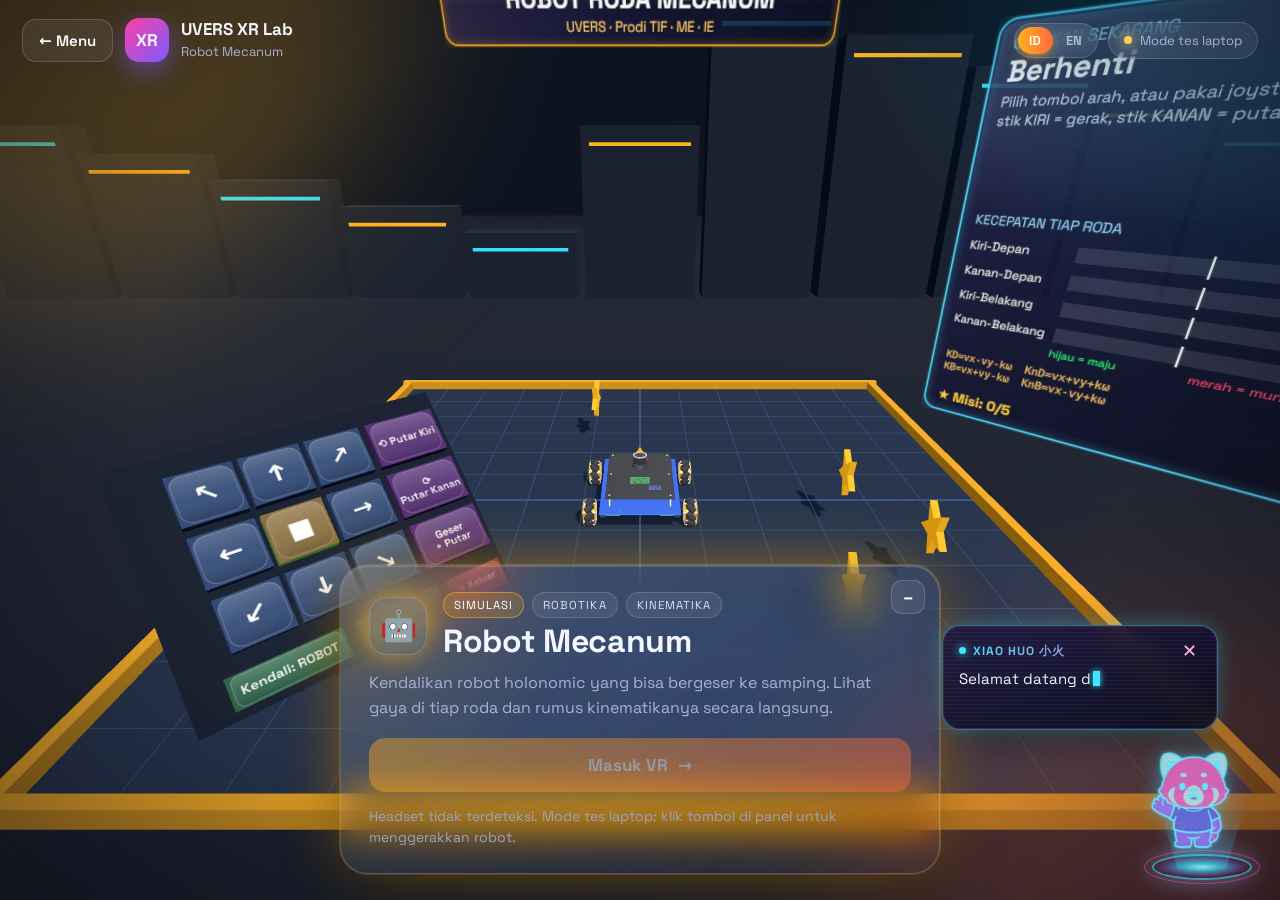
<file: mecanum.html>
<!DOCTYPE html>
<html lang="id">
<head>
<meta charset="utf-8">
<meta name="viewport" content="width=device-width,initial-scale=1">
<title>Robot Mecanum VR</title>
<meta name="description" content="Robot Mecanum: simulasi robot holonomic dan kinematika roda mecanum di VR.">
<meta name="theme-color" content="#05060f">
<link rel="icon" href="favicon.svg" type="image/svg+xml">
<meta name="title-en" content="Mecanum Robot VR">
<meta name="description-en" content="Mecanum Robot: a holonomic robot and mecanum wheel kinematics simulation in VR.">
<script src="i18n.js"></script>
<script src="xiaohuo.js" defer></script>
<link rel="stylesheet" href="tema.css">
<style>
  :root{--accent:#ffb020;--a1:#ffb020;--a2:#ff6a3d}
</style>
<script type="importmap">
{ "imports": { "three": "./three.module.min.js" } }
</script>
<link rel="stylesheet" href="fonts/fonts.css">
</head>
<body>
<script src="loader.js"></script>
<script src="tema.js" defer></script>
<div class="xr-aura" aria-hidden="true"><i></i><i></i><i></i></div>
<header class="xr-top">
  <div class="xr-left"><a class="xr-back" href="./">← Menu</a>
    <div class="xr-brand"><div class="xr-logo">XR</div><div><b>UVERS XR Lab</b><span data-en="Mecanum Robot">Robot Mecanum</span></div></div></div>
  <div class="xr-pill" id="xrStatus" data-en="Checking device…" data-en-if="Memeriksa perangkat…">Memeriksa perangkat…</div>
</header>
<div id="ov">
  <div class="xr-head"><div class="xr-icon">🤖</div><div><div class="tags"><span class="tag hot" data-en="Simulation">Simulasi</span><span class="tag" data-en="Robotics">Robotika</span><span class="tag" data-en="Kinematics">Kinematika</span></div><h1 data-en="Mecanum Robot">Robot Mecanum</h1></div></div>
  <p data-en="Drive a holonomic robot that can slide sideways. See the force on each wheel and its kinematics formula live.">Kendalikan robot holonomic yang bisa bergeser ke samping. Lihat gaya di tiap roda dan rumus kinematikanya secara langsung.</p>
  <div class="btns"><button class="btn primary" id="btnVR" disabled data-en="Enter VR <span class=&quot;arw&quot;>→</span>">Masuk VR <span class="arw">→</span></button></div>
  <div id="msg" data-en="Checking device…" data-en-if="Memeriksa perangkat…">Memeriksa perangkat…</div>
</div>
<script type="module">
import * as THREE from 'three';
import { lingkungan, Mat, kotakTumpul, baut, cincin, gabungMesh } from './detail.js';
const tr = window.L; // teks ID/EN (nama L sudah dipakai untuk panjang robot)

// ====== PENGATURAN (silakan ubah) ======
const HEADER = 'UVERS · Prodi TIF · ME · IE';
const VMAX = 0.6;   // kecepatan maksimum (m/s)
const WMAX = 1.3;   // kecepatan putar maksimum (rad/s)
const ARENA = 3.6;  // ukuran arena (m)
const STARS = 5;    // jumlah bintang misi
// =======================================

// ---------- Gaya visual bersama (font, panel kaca, angka melayang) ----------
await Promise.race([document.fonts.load("700 40px 'Space Grotesk'"), new Promise(r => setTimeout(r, 1500))]).catch(() => {});
const FONT = "'Space Grotesk', system-ui, sans-serif";
function glass(ctx, W, H, accent, rad = 40) {
  const g = ctx.createLinearGradient(0, 0, W, H); g.addColorStop(0, 'rgba(38,34,78,.82)'); g.addColorStop(1, 'rgba(8,12,30,.82)');
  ctx.fillStyle = g; rr(ctx, 6, 6, W - 12, H - 12, rad); ctx.fill();
  ctx.save(); ctx.shadowColor = accent; ctx.shadowBlur = 24; ctx.strokeStyle = accent; ctx.lineWidth = 5; rr(ctx, 6, 6, W - 12, H - 12, rad); ctx.stroke(); ctx.restore();
  const hl = ctx.createLinearGradient(0, 0, 0, H * .45); hl.addColorStop(0, 'rgba(255,255,255,.14)'); hl.addColorStop(1, 'rgba(255,255,255,0)');
  ctx.fillStyle = hl; rr(ctx, 14, 14, W - 28, H * .42, Math.max(8, rad - 8)); ctx.fill();
}
const __pops = [];
function popup(pos, text, color = '#ffffff', size = .3) {
  const c = document.createElement('canvas'); c.width = 512; c.height = 128; const x = c.getContext('2d');
  x.font = `700 84px ${FONT}`; x.textAlign = 'center'; x.textBaseline = 'middle';
  x.lineWidth = 10; x.strokeStyle = 'rgba(0,0,0,.55)'; x.strokeText(text, 256, 64); x.fillStyle = color; x.fillText(text, 256, 64);
  const tex = new THREE.CanvasTexture(c); tex.colorSpace = THREE.SRGBColorSpace;
  const s = new THREE.Sprite(new THREE.SpriteMaterial({ map: tex, transparent: true, depthTest: false }));
  s.position.copy(pos); s.scale.set(size, size / 4, 1); s.renderOrder = 998; scene.add(s); __pops.push({ s, tex, t0: performance.now() });
}
function updatePopups() {
  const now = performance.now();
  for (let i = __pops.length - 1; i >= 0; i--) { const p = __pops[i], k = (now - p.t0) / 900;
    p.s.position.y += 0.004; p.s.material.opacity = Math.max(0, 1 - k * k);
    if (k >= 1) { scene.remove(p.s); p.tex.dispose(); p.s.material.dispose(); __pops.splice(i, 1); } }
}

const R = THREE.MathUtils;
const renderer = new THREE.WebGLRenderer({ antialias: true });
renderer.setPixelRatio(Math.min(devicePixelRatio, 2));
renderer.setSize(innerWidth, innerHeight);
renderer.xr.enabled = true;
renderer.xr.setReferenceSpaceType('local-floor');
renderer.shadowMap.enabled = true;
document.body.appendChild(renderer.domElement);
// ---- tombol Masuk VR (menggantikan VRButton bawaan agar senada dengan tema)
{
  const ov = document.getElementById('ov'), msg = document.getElementById('msg'), btnVR = document.getElementById('btnVR');
  const laptop = tr('Mode tes laptop: klik tombol di panel untuk menggerakkan robot.', 'Laptop test mode: click the panel buttons to move the robot.');
  (async () => {
    if (!navigator.xr) { msg.textContent = tr('WebXR tidak tersedia. ', 'WebXR not available. ') + laptop; return; }
    const ok = await navigator.xr.isSessionSupported('immersive-vr').catch(() => false);
    btnVR.disabled = !ok;
    msg.textContent = ok ? tr('Siap! Tekan Masuk VR, lalu pakai headset.', 'Ready! Press Enter VR, then put on the headset.') : tr('Headset tidak terdeteksi. ', 'No headset detected. ') + laptop;
  })();
  btnVR.onclick = async () => {
    try {
      const s = await navigator.xr.requestSession('immersive-vr', { optionalFeatures: ['local-floor', 'bounded-floor', 'hand-tracking', 'layers'] });
      s.addEventListener('end', () => ov.classList.remove('hide'));
      await renderer.xr.setSession(s); ov.classList.add('hide');
    } catch (e) { msg.textContent = tr('Gagal memulai: ', 'Failed to start: ') + e.message; }
  };
}

const scene = new THREE.Scene();
import('./logo3d.js').then(m => m.pasangLogo3D(renderer, scene)).catch(e => console.warn('logo3d', e));
scene.background = new THREE.Color(0x0d1420);
scene.fog = new THREE.Fog(0x0d1420, 10, 30);
const camera = new THREE.PerspectiveCamera(70, innerWidth / innerHeight, 0.03, 100);
camera.position.set(0, 1.7, 0.6); camera.lookAt(0, 0.5, -2);
addEventListener('resize', () => { camera.aspect = innerWidth / innerHeight; camera.updateProjectionMatrix(); renderer.setSize(innerWidth, innerHeight); });

// ---------- Lingkungan / arena ----------
scene.add(new THREE.HemisphereLight(0xcfe3ff, 0x223040, 1.4));
const key = new THREE.DirectionalLight(0xffffff, 2.2); key.position.set(2, 5, 1);
key.castShadow = true; key.shadow.mapSize.set(1024, 1024);
Object.assign(key.shadow.camera, { left: -3, right: 3, top: 3, bottom: -3, near: .5, far: 12 });
scene.add(key);
const AC = new THREE.Vector3(0, 0, -2.4); // pusat arena
key.target.position.copy(AC); scene.add(key.target);
{
  const floor = new THREE.Mesh(new THREE.PlaneGeometry(40, 40), new THREE.MeshStandardMaterial({ color: 0x141c2b, roughness: 1 }));
  floor.rotation.x = -Math.PI / 2; floor.receiveShadow = true; scene.add(floor);
  const mat = new THREE.Mesh(new THREE.BoxGeometry(ARENA, 0.02, ARENA), new THREE.MeshStandardMaterial({ color: 0x23324a, roughness: .8 }));
  mat.position.copy(AC).setY(0.01); mat.receiveShadow = true; scene.add(mat);
  const grid = new THREE.GridHelper(ARENA, 12, 0x4a7ab8, 0x34506f); grid.position.copy(AC).setY(0.022); scene.add(grid);
  const wallMat = new THREE.MeshStandardMaterial({ color: 0xffb020, emissive: 0x553300 });
  for (const [x, z, w, d] of [[0, -ARENA / 2, ARENA + .1, .05], [0, ARENA / 2, ARENA + .1, .05], [-ARENA / 2, 0, .05, ARENA], [ARENA / 2, 0, .05, ARENA]]) {
    const wall = new THREE.Mesh(new THREE.BoxGeometry(w, 0.08, d), wallMat); wall.position.set(AC.x + x, 0.04, AC.z + z); scene.add(wall);
  }
  // lab: dinding belakang dekoratif
  for (let i = -5; i <= 5; i++) {
    const h = 2 + (i * 7919 % 5) * .3;
    const b = new THREE.Mesh(new THREE.BoxGeometry(1.4, h, .4), new THREE.MeshStandardMaterial({ color: 0x1b2638 }));
    b.position.set(i * 1.5, h / 2, -8); scene.add(b);
    const strip = new THREE.Mesh(new THREE.BoxGeometry(1.2, .04, .02), new THREE.MeshBasicMaterial({ color: i % 2 ? 0x33ddff : 0xffb020 }));
    strip.position.set(i * 1.5, h - .2, -7.79); scene.add(strip);
  }
}

// ---------- Panel teks ----------
function makePanel(w, h, cw, ch) {
  const c = document.createElement('canvas'); c.width = cw; c.height = ch;
  const ctx = c.getContext('2d'); const tex = new THREE.CanvasTexture(c); tex.colorSpace = THREE.SRGBColorSpace;
  const mesh = new THREE.Mesh(new THREE.PlaneGeometry(w, h), new THREE.MeshBasicMaterial({ map: tex, transparent: true }));
  return { mesh, ctx, tex, c };
}
function rr(ctx, x, y, w, h, r) { ctx.beginPath(); ctx.moveTo(x + r, y); ctx.arcTo(x + w, y, x + w, y + h, r);
  ctx.arcTo(x + w, y + h, x, y + h, r); ctx.arcTo(x, y + h, x, y, r); ctx.arcTo(x, y, x + w, y, r); ctx.closePath(); }
function wrap(ctx, text, x, y, maxW, lh) {
  const words = text.split(' '); let line = '';
  for (const w of words) { const t = line ? line + ' ' + w : w;
    if (ctx.measureText(t).width > maxW && line) { ctx.fillText(line, x, y); line = w; y += lh; } else line = t; }
  if (line) ctx.fillText(line, x, y); return y;
}

const header = makePanel(2.6, 0.42, 1300, 210);
header.mesh.position.set(0, 2.55, -4.4); header.mesh.lookAt(0, 1.6, 0); scene.add(header.mesh);
{ const { ctx, c } = header; glass(ctx, c.width, c.height, 'rgba(255,176,32,.9)', 36);
  ctx.textAlign = 'center'; ctx.textBaseline = 'middle';
  ctx.fillStyle = '#fff'; ctx.font = `bold 78px ${FONT}`; ctx.fillText(tr('ROBOT RODA MECANUM', 'MECANUM WHEEL ROBOT'), c.width / 2, 80);
  ctx.fillStyle = '#ffcf70'; ctx.font = `42px ${FONT}`; ctx.fillText(HEADER, c.width / 2, 155); header.tex.needsUpdate = true; }

const info = makePanel(1.1, 1.25, 880, 1000);
info.mesh.position.set(1.45, 1.45, -1.3); info.mesh.lookAt(0, 1.5, 0); scene.add(info.mesh);

// ---------- Robot ----------
const robot = new THREE.Group(); robot.position.copy(AC); scene.add(robot);
const L = 0.62, W = 0.5, WR = 0.075; // panjang, lebar, jari-jari roda
const badan = [];
function pasang(geo, mat, x, y, z, induk = robot, simpan = badan) { const m = new THREE.Mesh(geo, mat); m.position.set(x, y, z); m.castShadow = true; induk.add(m); simpan.push(m); return m; }
{ // rangka dua tingkat: pelat bawah aluminium biru, spacer krom, dek atas akrilik gelap, papan kontrol, baterai, motor + gearbox
  const pelatM = Mat.anodized(0x2a6df4), dekM = Mat.plastik(0x15171c, .25), krom = Mat.krom(), motorM = Mat.aluminium(0xb8bec8, .3), gearM = Mat.plastik(0x26282e, .5);
  const PB = WR + 0.038, PA = WR + 0.098;            // tinggi pelat bawah & dek atas
  pasang(kotakTumpul(W - 0.1, 0.008, L, 0.004, 2), pelatM, 0, PB, 0);
  pasang(kotakTumpul(W - 0.16, 0.006, L - 0.1, 0.003, 2), dekM, 0, PA, 0);
  for (const sx of [-1, 1]) for (const sz of [-1, 0, 1]) pasang(new THREE.CylinderGeometry(0.005, 0.005, PA - PB, 6), krom, sx * (W / 2 - 0.1), (PA + PB) / 2, sz * (L / 2 - 0.08));
  for (const sx of [-1, 1]) for (const sz of [-1, 0, 1]) pasang(baut(0.006, 0.003), krom, sx * (W / 2 - 0.1), PA + 0.004, sz * (L / 2 - 0.08));
  pasang(kotakTumpul(0.16, 0.035, 0.08, 0.006), Mat.plastik(0x2b2f3a, .6), 0, PB + 0.022, 0.12);              // baterai
  pasang(new THREE.BoxGeometry(0.12, 0.004, 0.06), Mat.stiker(['LiPo 3S', '5000 mAh'], '#2b2f3a', '#ffb020'), 0, PB + 0.041, 0.12);
  pasang(kotakTumpul(0.1, 0.004, 0.07, 0.002, 1), Mat.pcb('#0c7a3a', 'ROS2'), 0, PA + 0.008, 0.08);           // papan kontrol
  pasang(kotakTumpul(0.06, 0.004, 0.045, 0.002, 1), Mat.pcb('#1d3b8a', 'DRV'), 0.075, PA + 0.008, 0.16);
  for (const sx of [-1, 1]) for (const sz of [-1, 1]) {                                                       // motor DC + gearbox ke tiap roda
    pasang(new THREE.CylinderGeometry(0.019, 0.019, 0.07, 20).rotateZ(Math.PI / 2), motorM, sx * (W / 2 - 0.115), WR, sz * (L / 2 - 0.09));
    pasang(kotakTumpul(0.03, 0.04, 0.04, 0.005), gearM, sx * (W / 2 - 0.065), WR, sz * (L / 2 - 0.09));
  }
  gabungMesh(badan, robot);
  // lidar: dudukan + kepala berputar (tetap terpisah karena berputar)
  pasang(new THREE.CylinderGeometry(0.04, 0.045, 0.02, 32), gearM, 0, PA + 0.013, -0.1, robot, []);
  const lidar = new THREE.Group(); lidar.position.set(0, PA + 0.045, -0.1); robot.add(lidar); robot.userData.lidar = lidar;
  const lp = []; pasang(new THREE.CylinderGeometry(0.036, 0.038, 0.04, 32), Mat.plastik(0x1c1c20, .3), 0, 0, 0, lidar, lp);
  pasang(new THREE.BoxGeometry(0.02, 0.014, 0.004), new THREE.MeshBasicMaterial({ color: 0xff3355 }), 0, 0.004, -0.037, lidar, lp);
  pasang(cincin(0.037, 0.03, 0.004, 24), Mat.krom(), 0, 0.021, 0, lidar, lp);
  const front = new THREE.Mesh(new THREE.ConeGeometry(0.05, 0.1, 3), new THREE.MeshBasicMaterial({ color: 0xffb020 }));
  front.rotation.x = -Math.PI / 2; front.position.set(0, PA + 0.02, -L / 2 + 0.06); robot.add(front);
  const eyeM = new THREE.MeshBasicMaterial({ color: 0x66ffff });
  for (const s of [-1, 1]) { const e = new THREE.Mesh(new THREE.SphereGeometry(0.012, 12, 10), eyeM); e.position.set(s * 0.1, PB + 0.012, -L / 2 - 0.002); robot.add(e); }
}
// Roda: urutan FL, FR, RL, RR. Arah gaya roller (sumbu robot: x=depan, y=kiri)
const WHEELS = [
  { name: tr('Kiri-Depan', 'Front-Left'),    key: 'FL', x: -1, z: -1, roller: [1, -1] },
  { name: tr('Kanan-Depan', 'Front-Right'),   key: 'FR', x:  1, z: -1, roller: [1,  1] },
  { name: tr('Kiri-Belakang', 'Rear-Left'), key: 'RL', x: -1, z:  1, roller: [1,  1] },
  { name: tr('Kanan-Belakang', 'Rear-Right'),key: 'RR', x:  1, z:  1, roller: [1, -1] },
];
const rollerMat = Mat.karet(0x2b2d33), hubMat = Mat.anodized(0xffb020), pinMat = Mat.krom();
// roller berbentuk tong (barrel) agar kelilingnya membentuk lingkaran roda
const rollerGeo = (() => { const pts = [], h = 0.056, rmax = 0.017; for (let i = 0; i <= 10; i++) { const y = -h / 2 + h * i / 10; pts.push(new THREE.Vector2(Math.max(0.006, rmax * Math.sqrt(Math.max(0, 1 - (y / (h * .62)) ** 2))), y)); }
  return new THREE.LatheGeometry(pts, 16); })();
for (const w of WHEELS) {
  const g = new THREE.Group(); g.position.set(w.x * (W / 2), WR, w.z * (L / 2 - 0.09)); robot.add(g);
  const spin = new THREE.Group(); g.add(spin);
  const bagian = [], tambah = (geo, mat, induk = spin) => { const m = new THREE.Mesh(geo, mat); m.castShadow = true; induk.add(m); bagian.push(m); return m; };
  for (const sx of [-1, 1]) tambah(cincin(WR * .78, WR * .22, 0.005, 40).rotateZ(Math.PI / 2), hubMat).position.x = sx * 0.029; // pelat samping
  tambah(new THREE.CylinderGeometry(WR * .26, WR * .26, 0.066, 24).rotateZ(Math.PI / 2), hubMat);                                     // hub
  for (let i = 0; i < 6; i++) { const a = i / 6 * Math.PI * 2; tambah(baut(0.0035, 0.004).rotateZ(Math.PI / 2), pinMat).position.set(w.x * 0.033, Math.cos(a) * WR * .5, Math.sin(a) * WR * .5); }
  // roller miring 45° (pola X dilihat dari atas)
  const sign = w.roller[0] * w.roller[1]; // +1 atau -1
  for (let i = 0; i < 9; i++) {
    const a = i / 9 * Math.PI * 2;
    const holder = new THREE.Group(); holder.rotation.x = a; spin.add(holder);
    const rl = tambah(rollerGeo, rollerMat, holder); rl.position.y = WR - 0.017; rl.rotation.z = Math.PI / 2; rl.rotation.y = sign * Math.PI / 4;
    for (const e of [-1, 1]) { const pin = tambah(new THREE.CylinderGeometry(0.004, 0.004, 0.012, 8), pinMat, holder); pin.rotation.copy(rl.rotation); pin.position.copy(rl.position).add(new THREE.Vector3(0.022 * e, 0, -0.022 * e * sign)); }
  }
  gabungMesh(bagian, spin);
  // panah gaya
  const arrow = new THREE.ArrowHelper(new THREE.Vector3(0, 0, -1), new THREE.Vector3(0, 0.22, 0), 0.3, 0x33ff88, 0.08, 0.06);
  g.add(arrow);
  w.group = g; w.spin = spin; w.arrow = arrow; w.speed = 0;
}
const netArrow = new THREE.ArrowHelper(new THREE.Vector3(0, 0, -1), new THREE.Vector3(0, 0.32, 0), 0.5, 0xffcc33, 0.12, 0.09);
robot.add(netArrow);
const rotRing = new THREE.Mesh(new THREE.TorusGeometry(0.42, 0.012, 6, 48, Math.PI * 1.5), new THREE.MeshBasicMaterial({ color: 0xff66ff }));
rotRing.rotation.x = Math.PI / 2; rotRing.position.y = 0.3; robot.add(rotRing);

// jejak lintasan
const TRAIL = 600, trailPos = new Float32Array(TRAIL * 3); let trailN = 0;
const trailGeo = new THREE.BufferGeometry(); trailGeo.setAttribute('position', new THREE.BufferAttribute(trailPos, 3)); trailGeo.setDrawRange(0, 0);
scene.add(new THREE.Line(trailGeo, new THREE.LineBasicMaterial({ color: 0x33ddff, transparent: true, opacity: .7 })));
function pushTrail(p) {
  if (trailN === TRAIL) { trailPos.copyWithin(0, 3); trailN--; }
  trailPos[trailN * 3] = p.x; trailPos[trailN * 3 + 1] = 0.03; trailPos[trailN * 3 + 2] = p.z; trailN++;
  trailGeo.attributes.position.needsUpdate = true; trailGeo.setDrawRange(0, trailN);
}

// ---------- Misi bintang ----------
const starShape = new THREE.Shape();
for (let i = 0; i < 10; i++) { const a = i / 10 * Math.PI * 2 - Math.PI / 2, r = i % 2 ? 0.05 : 0.12;
  i ? starShape.lineTo(Math.cos(a) * r, Math.sin(a) * r) : starShape.moveTo(Math.cos(a) * r, Math.sin(a) * r); }
const starGeo = new THREE.ExtrudeGeometry(starShape, { depth: 0.03, bevelEnabled: false }); starGeo.center();
const starMat = new THREE.MeshStandardMaterial({ color: 0xffd23f, emissive: 0xffaa00, emissiveIntensity: .6, metalness: .5 });
const stars = []; let collected = 0, rounds = 0, missionT = 0;
function placeStars() {
  for (const s of stars) scene.remove(s); stars.length = 0;
  for (let i = 0; i < STARS; i++) {
    const s = new THREE.Mesh(starGeo, starMat);
    let p; do { p = new THREE.Vector3(AC.x + R.randFloat(-1.4, 1.4), 0.25, AC.z + R.randFloat(-1.4, 1.4)); }
    while (p.distanceTo(robot.position.clone().setY(.25)) < 0.6 || stars.some(o => o.position.distanceTo(p) < 0.5));
    s.position.copy(p); s.castShadow = true; scene.add(s); stars.push(s);
  }
  collected = 0; missionT = 0;
}
placeStars();

// ---------- Suara ----------
let ac = null, motor = null, motorGain = null;
function initAudio() {
  if (!ac) { try { ac = new (window.AudioContext || window.webkitAudioContext)();
    motor = ac.createOscillator(); motor.type = 'sawtooth'; motor.frequency.value = 60;
    const f = ac.createBiquadFilter(); f.type = 'lowpass'; f.frequency.value = 400;
    motorGain = ac.createGain(); motorGain.gain.value = 0; motor.connect(f).connect(motorGain).connect(ac.destination); motor.start(); } catch (e) {} }
  ac?.resume?.();
}
function tone(f, d, type = 'sine', vol = .2) { if (!ac) return; const t = ac.currentTime, o = ac.createOscillator(), g = ac.createGain();
  o.type = type; o.frequency.value = f; g.gain.setValueAtTime(vol, t); g.gain.exponentialRampToValueAtTime(0.001, t + d);
  o.connect(g).connect(ac.destination); o.start(t); o.stop(t + d + .02); }
addEventListener('pointerdown', initAudio); addEventListener('click', initAudio, true);
renderer.xr.addEventListener('sessionstart', initAudio);

// ---------- Mode gerak ----------
const MODES = {
  stop:   { t: tr('Berhenti', 'Stop'), vx: 0, vy: 0, w: 0, d: tr('Pilih tombol arah, atau pakai joystick controller: stik KIRI = gerak, stik KANAN = putar.', 'Pick a direction button, or use the controller joysticks: LEFT stick = move, RIGHT stick = rotate.') },
  fwd:    { t: tr('Maju', 'Forward'), vx: 1, vy: 0, w: 0, d: tr('Keempat roda berputar ke depan. Gaya miring dari roller kiri dan kanan saling menjumlah menjadi gaya lurus ke depan.', 'All four wheels spin forward. The angled forces from the left and right rollers add up to a straight forward force.') },
  back:   { t: tr('Mundur', 'Backward'), vx: -1, vy: 0, w: 0, d: tr('Keempat roda berputar ke belakang. Sama seperti maju, hanya arahnya dibalik.', 'All four wheels spin backward. Same as forward, just reversed.') },
  left:   { t: tr('Geser Kiri', 'Slide Left'), vx: 0, vy: 1, w: 0, d: tr('Inilah keajaiban mecanum! Roda Kiri-Depan & Kanan-Belakang mundur, dua lainnya maju. Komponen depan-belakang saling meniadakan, tersisa gaya ke samping.', 'This is the mecanum magic! Front-Left & Rear-Right spin backward, the other two forward. The front-back components cancel out, leaving a sideways force.') },
  right:  { t: tr('Geser Kanan', 'Slide Right'), vx: 0, vy: -1, w: 0, d: tr('Kebalikan geser kiri. Robot bergerak menyamping tanpa berbelok - mobil biasa tidak bisa melakukan ini!', 'The opposite of slide left. The robot moves sideways without turning - a normal car can\'t do this!') },
  fl:     { t: tr('Diagonal Kiri-Depan', 'Diagonal Front-Left'), vx: .71, vy: .71, w: 0, d: tr('Cukup DUA roda yang berputar (Kanan-Depan & Kiri-Belakang). Dua roda lain diam.', 'Only TWO wheels spin (Front-Right & Rear-Left). The other two stay still.') },
  fr:     { t: tr('Diagonal Kanan-Depan', 'Diagonal Front-Right'), vx: .71, vy: -.71, w: 0, d: tr('Hanya roda Kiri-Depan & Kanan-Belakang yang berputar. Perhatikan panah gayanya sejajar arah gerak.', 'Only Front-Left & Rear-Right spin. Notice their force arrows line up with the direction of motion.') },
  bl:     { t: tr('Diagonal Kiri-Belakang', 'Diagonal Rear-Left'), vx: -.71, vy: .71, w: 0, d: tr('Dua roda berputar mundur, dua lainnya diam.', 'Two wheels spin backward, the other two stay still.') },
  br:     { t: tr('Diagonal Kanan-Belakang', 'Diagonal Rear-Right'), vx: -.71, vy: -.71, w: 0, d: tr('Dua roda berputar mundur, dua lainnya diam.', 'Two wheels spin backward, the other two stay still.') },
  ccw:    { t: tr('Putar Kiri', 'Rotate Left'), vx: 0, vy: 0, w: 1, d: tr('Roda kanan maju, roda kiri mundur. Robot berputar di tempat seperti tank.', 'Right wheels forward, left wheels backward. The robot spins in place like a tank.') },
  cw:     { t: tr('Putar Kanan', 'Rotate Right'), vx: 0, vy: 0, w: -1, d: tr('Roda kiri maju, roda kanan mundur. Robot berputar searah jarum jam.', 'Left wheels forward, right wheels backward. The robot spins clockwise.') },
  orbit:  { t: tr('Geser + Putar', 'Slide + Rotate'), vx: 0, vy: 1, w: -.8, d: tr('Gabungan geser kiri dan putar kanan sekaligus: robot mengitari sebuah titik. Ini disebut gerak holonomic.', 'Slide left and rotate right at the same time: the robot circles around a point. This is called holonomic motion.') },
};
const JOY_DESC = tr('Mode joystick: maju, geser, dan putar bisa digabung bebas. Komputer di robot menghitung kecepatan tiap roda dengan rumus kinematika di bawah.', 'Joystick mode: forward, slide and rotate can be combined freely. The robot\'s computer works out each wheel\'s speed with the kinematics formula below.');
let mode = 'stop', fieldCentric = false, joyActive = false;
const cmd = { vx: 0, vy: 0, w: 0 };

// ---------- Panel tombol ----------
const panel = new THREE.Group(); panel.position.set(-0.62, 1.0, -0.5); panel.rotation.set(-0.7, 0.75, 0, 'YXZ'); scene.add(panel);
const panelBg = new THREE.Mesh(new THREE.BoxGeometry(0.62, 0.5, 0.015), new THREE.MeshStandardMaterial({ color: 0x1a2436, metalness: .3 }));
panelBg.position.set(0, 0, -0.01); panel.add(panelBg);
const buttons = [];
function makeButton(label, x, y, action, color = 0x2f4a73, w = 0.11, h = 0.1, fs = 72) {
  const c = document.createElement('canvas'); c.width = Math.round(w * 2200); c.height = Math.round(h * 2200);
  const ctx = c.getContext('2d');
  { const g = ctx.createLinearGradient(0, 0, 0, c.height); g.addColorStop(0, 'rgba(255,255,255,.22)'); g.addColorStop(.5, 'rgba(255,255,255,.06)'); g.addColorStop(1, 'rgba(0,0,0,.15)');
    ctx.fillStyle = g; rr(ctx, 4, 4, c.width - 8, c.height - 8, Math.min(c.height, c.width) * .22); ctx.fill();
    ctx.strokeStyle = 'rgba(255,255,255,.35)'; ctx.lineWidth = 4; rr(ctx, 4, 4, c.width - 8, c.height - 8, Math.min(c.height, c.width) * .22); ctx.stroke(); }
  ctx.fillStyle = '#fff'; ctx.textAlign = 'center'; ctx.textBaseline = 'middle';
  ctx.font = `bold ${fs}px ${FONT}`;
  if (ctx.measureText(label).width < c.width - 20) ctx.fillText(label, c.width / 2, c.height / 2 + 4);
  else { const [a, ...b] = label.split(' '); ctx.fillText(a, c.width / 2, c.height / 2 - fs * .5 + 4); ctx.fillText(b.join(' '), c.width / 2, c.height / 2 + fs * .55 + 4); }
  const tex = new THREE.CanvasTexture(c); tex.colorSpace = THREE.SRGBColorSpace;
  const base = new THREE.Mesh(new THREE.BoxGeometry(w, h, 0.025), new THREE.MeshStandardMaterial({ color, emissive: 0x000000 }));
  const face = new THREE.Mesh(new THREE.PlaneGeometry(w * .95, h * .95), new THREE.MeshBasicMaterial({ map: tex, transparent: true }));
  face.position.z = 0.0131; base.add(face); base.position.set(x, y, 0.012);
  base.userData = { action, color, label }; panel.add(base); buttons.push(base); return base;
}
const S = 0.12;
const grid = [['fl', '↖'], ['fwd', '↑'], ['fr', '↗'], ['left', '←'], ['stop', '■'], ['right', '→'], ['bl', '↙'], ['back', '↓'], ['br', '↘']];
grid.forEach(([m, l], i) => makeButton(l, -0.17 + (i % 3) * S, 0.15 - Math.floor(i / 3) * S, () => setMode(m), m === 'stop' ? 0x8a2433 : 0x2f4a73, .11, .1, 110).userData.mode = m);
makeButton(tr('⟲ Putar Kiri', '⟲ Rotate Left'), 0.215, 0.15, () => setMode('ccw'), 0x5a2f73, .15, .1, 54).userData.mode = 'ccw';
makeButton(tr('⟳ Putar Kanan', '⟳ Rotate Right'), 0.215, 0.03, () => setMode('cw'), 0x5a2f73, .15, .1, 54).userData.mode = 'cw';
makeButton(tr('Geser + Putar', 'Slide + Rotate'), 0.215, -0.09, () => setMode('orbit'), 0x5a2f73, .15, .1, 54).userData.mode = 'orbit';
const fcBtn = makeButton(tr('Kendali: ROBOT', 'Control: ROBOT'), -0.15, -0.205, () => toggleField(), 0x2f6b4a, .2, .06, 52);
makeButton(tr('Reset posisi', 'Reset position'), 0.06, -0.205, () => resetRobot(), 0x6b5a2f, .17, .06, 50);
makeButton(tr('✕ Keluar', '✕ Exit'), 0.225, -0.205, () => { try { renderer.xr.getSession()?.end(); } catch (e) {} }, 0x8a2433, .13, .06, 50);
function setMode(m) { mode = m; joyActive = false; tone(m === 'stop' ? 330 : 660, .08, 'square', .1); lastInfo = ''; }
function toggleField() {
  fieldCentric = !fieldCentric; tone(880, .1, 'triangle', .15);
  const ctx = fcBtn.children[0].material.map.image.getContext('2d'), c = ctx.canvas;
  ctx.clearRect(0, 0, c.width, c.height);
  { const g = ctx.createLinearGradient(0, 0, 0, c.height); g.addColorStop(0, 'rgba(255,255,255,.22)'); g.addColorStop(.5, 'rgba(255,255,255,.06)'); g.addColorStop(1, 'rgba(0,0,0,.15)');
    ctx.fillStyle = g; rr(ctx, 4, 4, c.width - 8, c.height - 8, c.height * .22); ctx.fill(); ctx.strokeStyle = 'rgba(255,255,255,.35)'; ctx.lineWidth = 4; rr(ctx, 4, 4, c.width - 8, c.height - 8, c.height * .22); ctx.stroke(); }
  ctx.fillStyle = '#fff'; ctx.font = `bold 52px ${FONT}`; ctx.textAlign = 'center'; ctx.textBaseline = 'middle';
  ctx.fillText(fieldCentric ? tr('Kendali: LAPANGAN', 'Control: FIELD') : tr('Kendali: ROBOT', 'Control: ROBOT'), c.width / 2, c.height / 2 + 4); fcBtn.children[0].material.map.needsUpdate = true;
  lastInfo = '';
}
function resetRobot() { robot.position.copy(AC); robot.rotation.y = 0; mode = 'stop'; trailN = 0; trailGeo.setDrawRange(0, 0); tone(440, .1); lastInfo = ''; }

// ---------- Controller / tangan ----------
const ray = new THREE.Raycaster();
const ctrls = [0, 1].map(i => {
  const c = renderer.xr.getController(i); scene.add(c);
  const line = new THREE.Line(new THREE.BufferGeometry().setFromPoints([new THREE.Vector3(), new THREE.Vector3(0, 0, -1)]),
    new THREE.LineBasicMaterial({ color: 0xffffff, transparent: true, opacity: .5 }));
  line.scale.z = 3; c.add(line);
  const dot = new THREE.Mesh(new THREE.SphereGeometry(0.008, 8, 6), new THREE.MeshBasicMaterial({ color: 0xffff66 }));
  dot.visible = false; scene.add(dot);
  const o = { c, line, dot, source: null, hover: null };
  c.addEventListener('connected', e => { o.source = e.data; });
  c.addEventListener('disconnected', () => { o.source = null; });
  c.addEventListener('selectstart', () => { initAudio(); if (o.hover) { press(o.hover); haptic(o, .6, 40); } });
  return o;
});
function haptic(o, s, ms) { try { o?.source?.gamepad?.hapticActuators?.[0]?.pulse(s, ms); } catch (e) {} }
function press(btn) { btn.userData.action(); btn.userData.pressT = .15; }
const tmpM = new THREE.Matrix4();
function updatePointers() {
  for (const b of buttons) b.material.emissive.setHex(!joyActive && b.userData.mode === mode ? 0x2a6a20 : 0x000000);
  for (const o of ctrls) {
    o.hover = null; o.dot.visible = false;
    if (!o.source) continue;
    tmpM.identity().extractRotation(o.c.matrixWorld);
    ray.ray.origin.setFromMatrixPosition(o.c.matrixWorld);
    ray.ray.direction.set(0, 0, -1).applyMatrix4(tmpM);
    const hit = ray.intersectObjects(buttons, false)[0];
    if ((hit?.object || null) !== o.prevHover) { o.prevHover = hit?.object || null; if (hit) haptic(o, .12, 12); } // getar kecil saat menyentuh tombol
    if (hit) { o.hover = hit.object; hit.object.material.emissive.setHex(0x335577); o.line.scale.z = hit.distance; o.dot.position.copy(hit.point); o.dot.visible = true; }
    else o.line.scale.z = 3;
  }
}
// mode tes laptop
const mouse = new THREE.Vector2();
renderer.domElement.addEventListener('pointerdown', ev => {
  if (renderer.xr.isPresenting) return;
  mouse.set(ev.clientX / innerWidth * 2 - 1, -ev.clientY / innerHeight * 2 + 1);
  ray.setFromCamera(mouse, camera); const hit = ray.intersectObjects(buttons, false)[0]; if (hit) press(hit.object);
});
// keyboard tes laptop: WASD + Q/E
const keys = {}; addEventListener('keydown', e => keys[e.key.toLowerCase()] = true); addEventListener('keyup', e => keys[e.key.toLowerCase()] = false);

function readJoystick() {
  let mx = 0, my = 0, rx = 0;
  for (const o of ctrls) {
    const gp = o.source?.gamepad; if (!gp || !gp.axes) continue;
    const x = gp.axes.length >= 4 ? gp.axes[2] : gp.axes[0] || 0, y = gp.axes.length >= 4 ? gp.axes[3] : gp.axes[1] || 0;
    if (o.source.handedness === 'right') rx = x; else { mx = x; my = y; }
  }
  if (!renderer.xr.isPresenting) { mx = (keys.d ? 1 : 0) - (keys.a ? 1 : 0); my = (keys.s ? 1 : 0) - (keys.w ? 1 : 0); rx = (keys.e ? 1 : 0) - (keys.q ? 1 : 0); }
  const dz = v => Math.abs(v) < 0.15 ? 0 : v;
  return { mx: dz(mx), my: dz(my), rx: dz(rx) };
}

// ---------- Info panel ----------
let lastInfo = '';
function drawInfo(ws) {
  const title = joyActive ? 'Joystick' : MODES[mode].t;
  const keyS = [title, fieldCentric, collected, rounds, ...ws.map(v => Math.round(v * 20))].join('|');
  if (keyS === lastInfo) return; lastInfo = keyS;
  const { ctx, c } = info, Wd = c.width; ctx.clearRect(0, 0, Wd, c.height);
  glass(ctx, Wd, c.height, 'rgba(80,220,255,.9)', 36);
  ctx.textAlign = 'left'; ctx.textBaseline = 'alphabetic';
  ctx.fillStyle = '#9fd8ff'; ctx.font = `34px ${FONT}`; ctx.fillText(tr('GERAKAN SEKARANG', 'CURRENT MOTION'), 44, 70);
  ctx.fillStyle = '#fff'; ctx.font = `bold 64px ${FONT}`; ctx.fillText(title, 44, 140);
  ctx.fillStyle = '#d8e6ff'; ctx.font = `32px ${FONT}`;
  let y = wrap(ctx, joyActive ? JOY_DESC : MODES[mode].d, 44, 195, Wd - 88, 42);
  if (fieldCentric) { ctx.fillStyle = '#7dffa0'; y = wrap(ctx, tr('Kendali LAPANGAN: software memutar perintah joystick sesuai arah hadap robot, jadi "atas" selalu menjauhi kamu.', 'FIELD control: the software rotates the joystick command by the robot\'s heading, so "up" always means away from you.'), 44, y + 50, Wd - 88, 40); }
  // grafik kecepatan roda
  y = Math.max(y + 60, 470);
  ctx.fillStyle = '#9fd8ff'; ctx.font = `32px ${FONT}`; ctx.fillText(tr('KECEPATAN TIAP RODA', 'SPEED OF EACH WHEEL'), 44, y);
  const cx = Wd / 2 + 120, bw = 260;
  WHEELS.forEach((w, i) => {
    const yy = y + 30 + i * 66, v = ws[i];
    ctx.fillStyle = '#fff'; ctx.font = `30px ${FONT}`; ctx.fillText(w.name, 44, yy + 34);
    ctx.fillStyle = 'rgba(255,255,255,.12)'; ctx.fillRect(cx - bw, yy + 8, bw * 2, 36);
    ctx.fillStyle = '#fff'; ctx.fillRect(cx - 2, yy + 2, 4, 48);
    ctx.fillStyle = v >= 0 ? '#33ff88' : '#ff5577'; const len = Math.abs(v) * bw;
    ctx.fillRect(v >= 0 ? cx : cx - len, yy + 8, len, 36);
  });
  ctx.font = `26px ${FONT}`; ctx.fillStyle = '#33ff88'; ctx.fillText(tr('hijau = maju', 'green = forward'), cx - bw, y + 310);
  ctx.fillStyle = '#ff5577'; ctx.fillText(tr('merah = mundur', 'red = backward'), cx + 30, y + 310);
  ctx.fillStyle = '#ffcf70'; ctx.font = '27px ui-monospace, monospace';
  ctx.fillText('KD=vx-vy-kω  KnD=vx+vy+kω', 44, y + 365); ctx.fillText('KB=vx+vy-kω  KnB=vx-vy+kω', 44, y + 400);
  ctx.fillStyle = '#ffd23f'; ctx.font = `bold 38px ${FONT}`;
  ctx.fillText(tr(`★ Misi: ${collected}/${STARS}`, `★ Mission: ${collected}/${STARS}`) + (rounds ? tr(`   (selesai ${rounds}x)`, `   (done ${rounds}x)`) : ''), 44, c.height - 40);
  info.tex.needsUpdate = true;
}

// ---------- Loop ----------
const clock = new THREE.Clock(); let now = 0, trailT = 0, prevVals = [0, 0, 0, 0];
const up = new THREE.Vector3(0, 1, 0), tmp = new THREE.Vector3(), K = (L + W) / 2;
import('./xrkit.js').then(m => m.pasang(renderer, scene, camera, { game: 'mecanum', tutorial: [["Stik KIRI = gerak, stik KANAN = putar", "LEFT stick = move, RIGHT stick = rotate"], ["Atau tunjuk tombol arah di panel kiri, lalu tarik trigger", "Or point at a direction button on the left panel and pull the trigger"], ["Kumpulkan bintang ★ di lapangan", "Collect the ★ stars on the field"]] })).catch(e => console.warn('xrkit', e));
lingkungan(renderer, scene);
renderer.setAnimationLoop(() => {
  const dt = Math.min(clock.getDelta(), 0.05); now += dt;
  updatePointers();

  // perintah gerak
  const j = readJoystick(); let tvx, tvy, tw;
  if (j.mx || j.my || j.rx) {
    joyActive = true; mode = 'stop';
    let fx = -j.my, fy = -j.mx; // depan, kiri (dalam bingkai robot / lapangan)
    if (fieldCentric) { // ubah dari bingkai lapangan (menjauhi pemain = depan) ke bingkai robot
      const a = -robot.rotation.y, c = Math.cos(a), s = Math.sin(a);
      const nfx = fx * c - fy * s, nfy = fx * s + fy * c; fx = nfx; fy = nfy;
    }
    tvx = fx * VMAX; tvy = fy * VMAX; tw = -j.rx * WMAX;
  } else {
    const m = MODES[mode]; tvx = m.vx * VMAX; tvy = m.vy * VMAX; tw = m.w * WMAX;
  }
  const sm = 1 - Math.exp(-dt * 8);
  cmd.vx += (tvx - cmd.vx) * sm; cmd.vy += (tvy - cmd.vy) * sm; cmd.w += (tw - cmd.w) * sm;

  // kinematika terbalik mecanum
  const raw = [cmd.vx - cmd.vy - K * cmd.w, cmd.vx + cmd.vy + K * cmd.w, cmd.vx + cmd.vy - K * cmd.w, cmd.vx - cmd.vy + K * cmd.w];
  const norm = VMAX * 1.42 + K * WMAX * .2;
  const vals = raw.map(v => R.clamp(v / norm, -1, 1));

  WHEELS.forEach((w, i) => {
    w.spin.rotation.x -= raw[i] / WR * dt;
    const f = vals[i], dir = new THREE.Vector3(-w.roller[1], 0, -w.roller[0]).normalize(); // (x=depan,y=kiri) -> three
    if (Math.abs(f) > 0.03) { w.arrow.visible = true; w.arrow.setDirection(dir.multiplyScalar(Math.sign(f))); w.arrow.setLength(0.08 + Math.abs(f) * 0.3, 0.07, 0.05);
      w.arrow.setColor(f > 0 ? 0x33ff88 : 0xff5577); } else w.arrow.visible = false;
  });
  const sp = Math.hypot(cmd.vx, cmd.vy);
  if (sp > 0.03) { netArrow.visible = true; netArrow.setDirection(tmp.set(-cmd.vy, 0, -cmd.vx).normalize()); netArrow.setLength(0.15 + sp / VMAX * 0.45, 0.12, 0.09); }
  else netArrow.visible = false;
  rotRing.visible = Math.abs(cmd.w) > 0.05; rotRing.rotation.z += cmd.w * dt * 2; rotRing.scale.y = Math.sign(cmd.w) || 1;

  // integrasi posisi
  robot.rotation.y += cmd.w * dt;
  tmp.set(-cmd.vy, 0, -cmd.vx).applyAxisAngle(up, robot.rotation.y).multiplyScalar(dt);
  robot.position.add(tmp);
  const lim = ARENA / 2 - 0.4;
  robot.position.x = R.clamp(robot.position.x, AC.x - lim, AC.x + lim);
  robot.position.z = R.clamp(robot.position.z, AC.z - lim, AC.z + lim);
  robot.userData.lidar.rotation.y += dt * 6;
  trailT += dt; if (trailT > 0.05 && sp + Math.abs(cmd.w) > 0.02) { trailT = 0; pushTrail(robot.position); }

  // bintang
  missionT += dt;
  for (const s of [...stars]) {
    s.rotation.y += dt * 2; s.position.y = 0.25 + Math.sin(now * 3 + s.position.x * 5) * 0.03;
    if (Math.hypot(s.position.x - robot.position.x, s.position.z - robot.position.z) < 0.32) {
      scene.remove(s); stars.splice(stars.indexOf(s), 1); collected++; popup(s.position.clone().add(new THREE.Vector3(0, .25, 0)), `★ ${collected}/${STARS}`, '#ffd23f', .45); tone(1200, .15, 'triangle', .2); setTimeout(() => tone(1600, .2, 'triangle', .2), 90);
      for (const o of ctrls) haptic(o, .7, 60);
      if (collected >= STARS) { rounds++; [660, 880, 1100, 1320].forEach((f, i) => setTimeout(() => tone(f, .18, 'square', .12), i * 120)); setTimeout(placeStars, 1500); }
    }
  }

  // suara motor
  if (motorGain) { const load = Math.max(...raw.map(Math.abs)) / VMAX;
    motorGain.gain.setTargetAtTime(Math.min(.12, load * .08), ac.currentTime, .05); motor.frequency.setTargetAtTime(50 + load * 90, ac.currentTime, .05); }

  for (const b of buttons) { if (b.userData.pressT > 0) { b.userData.pressT -= dt; b.position.z = 0.004; } else b.position.z = 0.012;
  }
  drawInfo(vals);
  updatePopups();
  renderer.render(scene, camera);
});
</script>
</body>
</html>
</file>
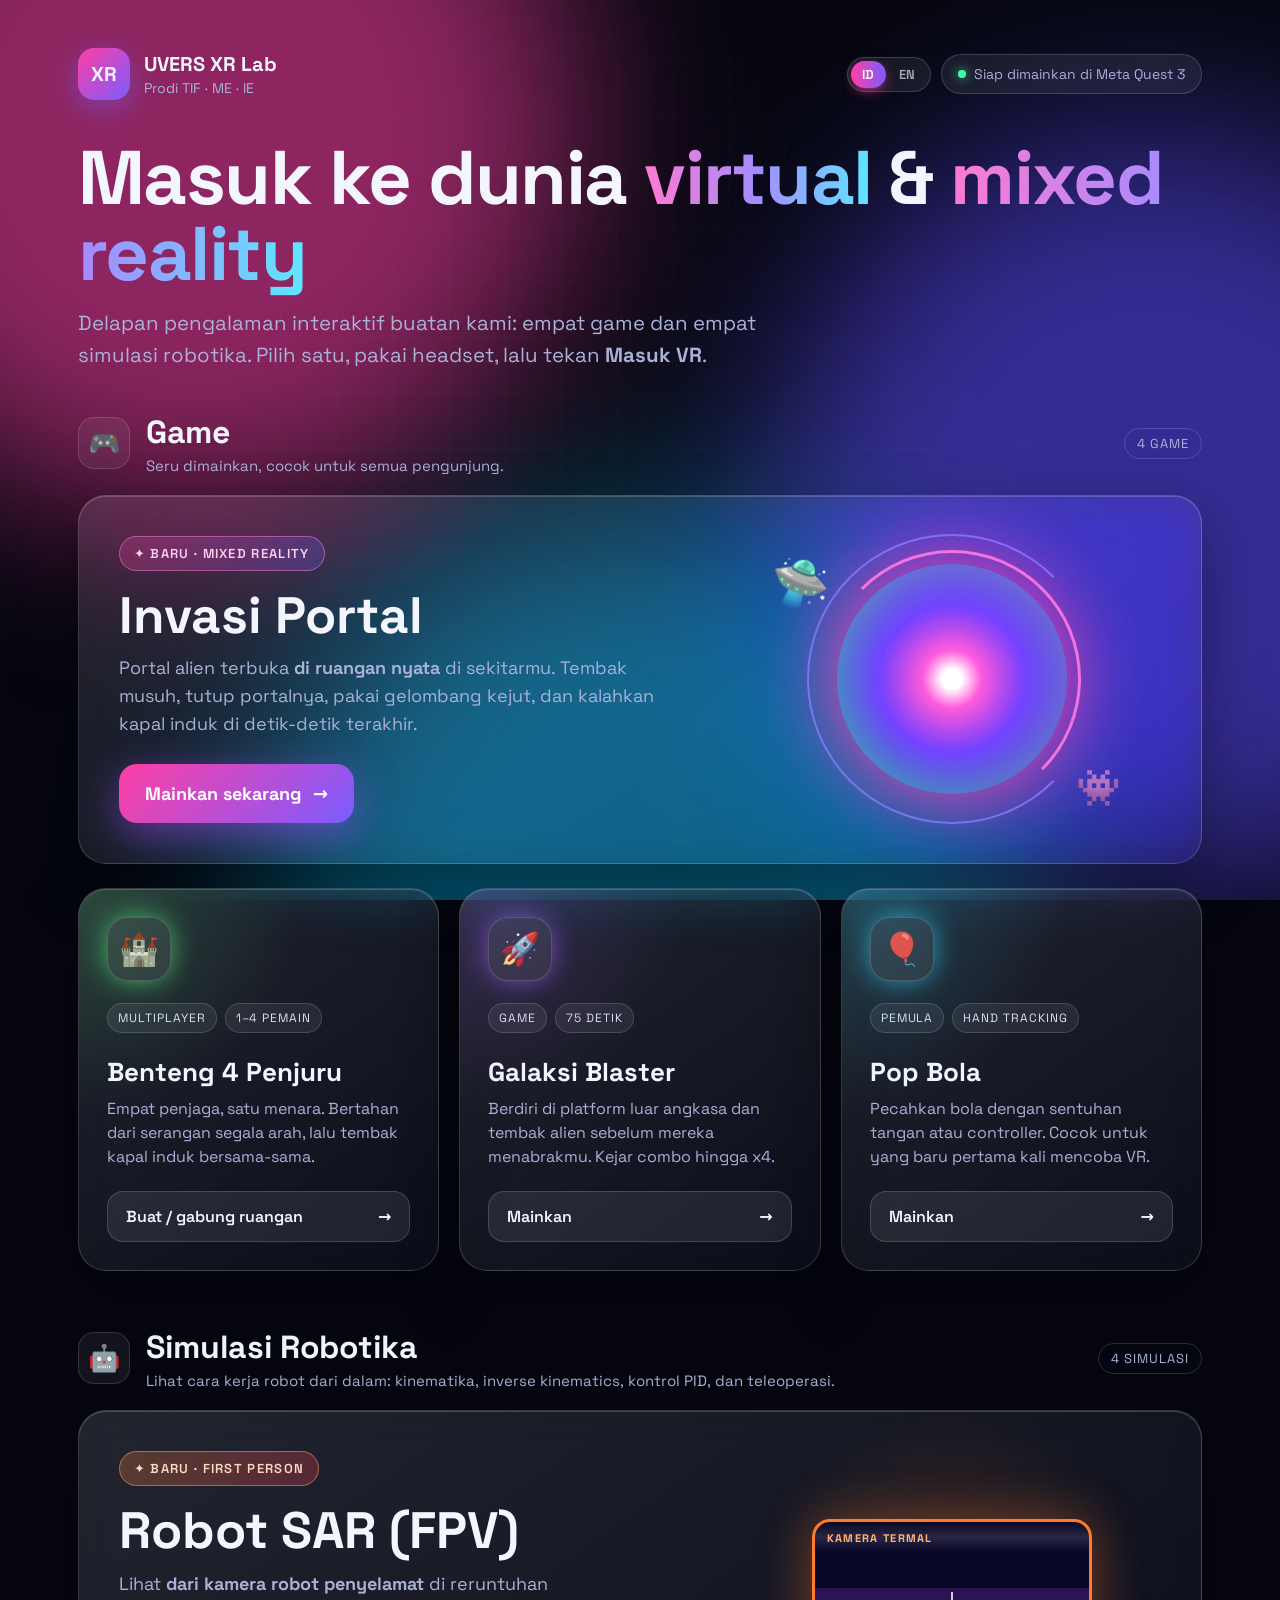
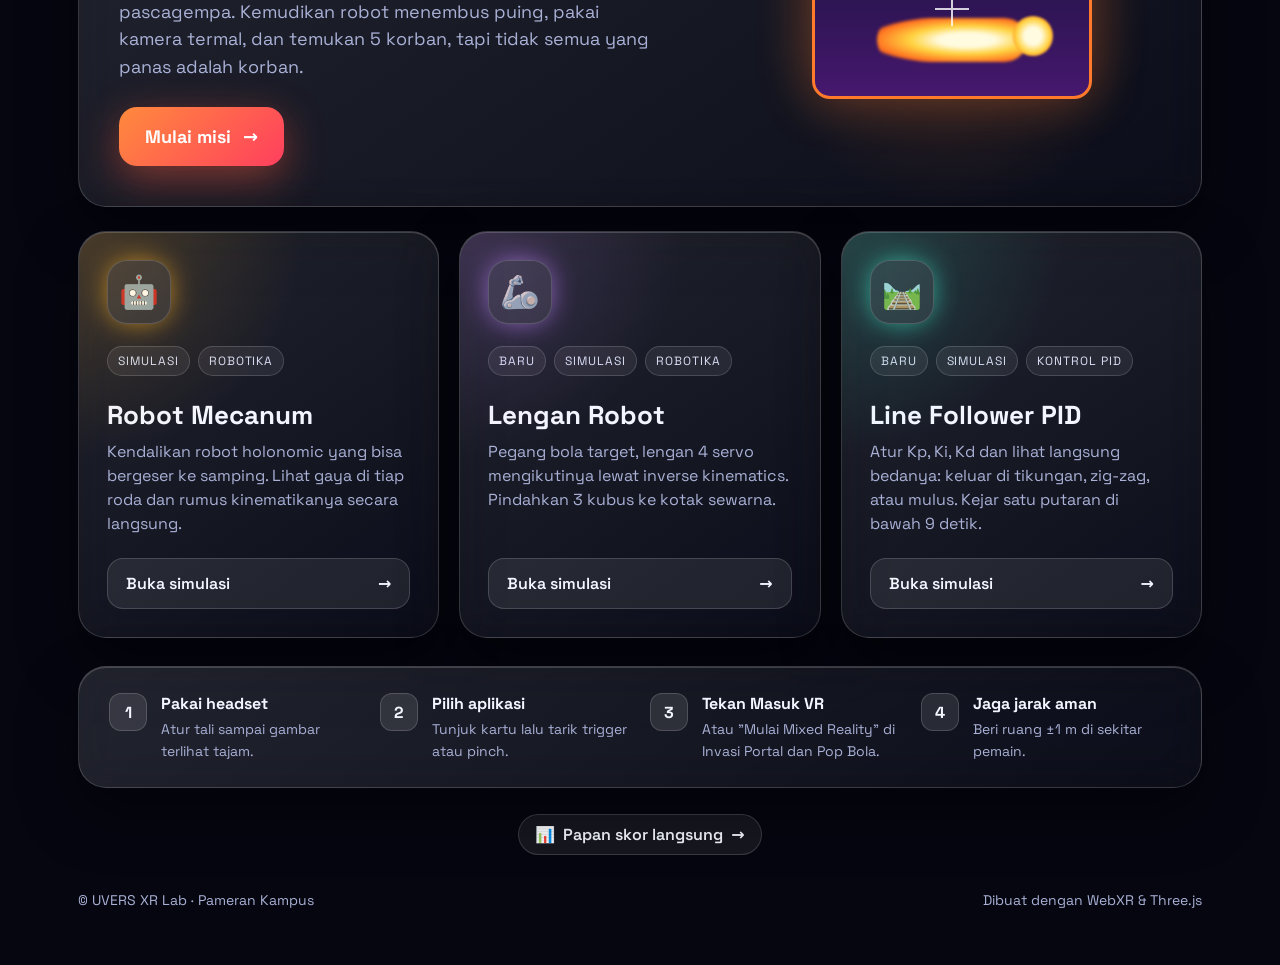
<file: menu.html>
<!DOCTYPE html>
<html lang="id"><head><meta charset="utf-8">
<title>Pindah ke menu…</title>
<link rel="icon" href="favicon.svg" type="image/svg+xml">
<meta http-equiv="refresh" content="0; url=./">
<link rel="canonical" href="./">
<script>location.replace('./' + location.search + location.hash);</script>
</head><body style="background:#0b0a1f;color:#fff;font-family:sans-serif">Menu sudah pindah ke <a href="./" style="color:#ffd23f">alamat utama</a>.</body></html>
</file>
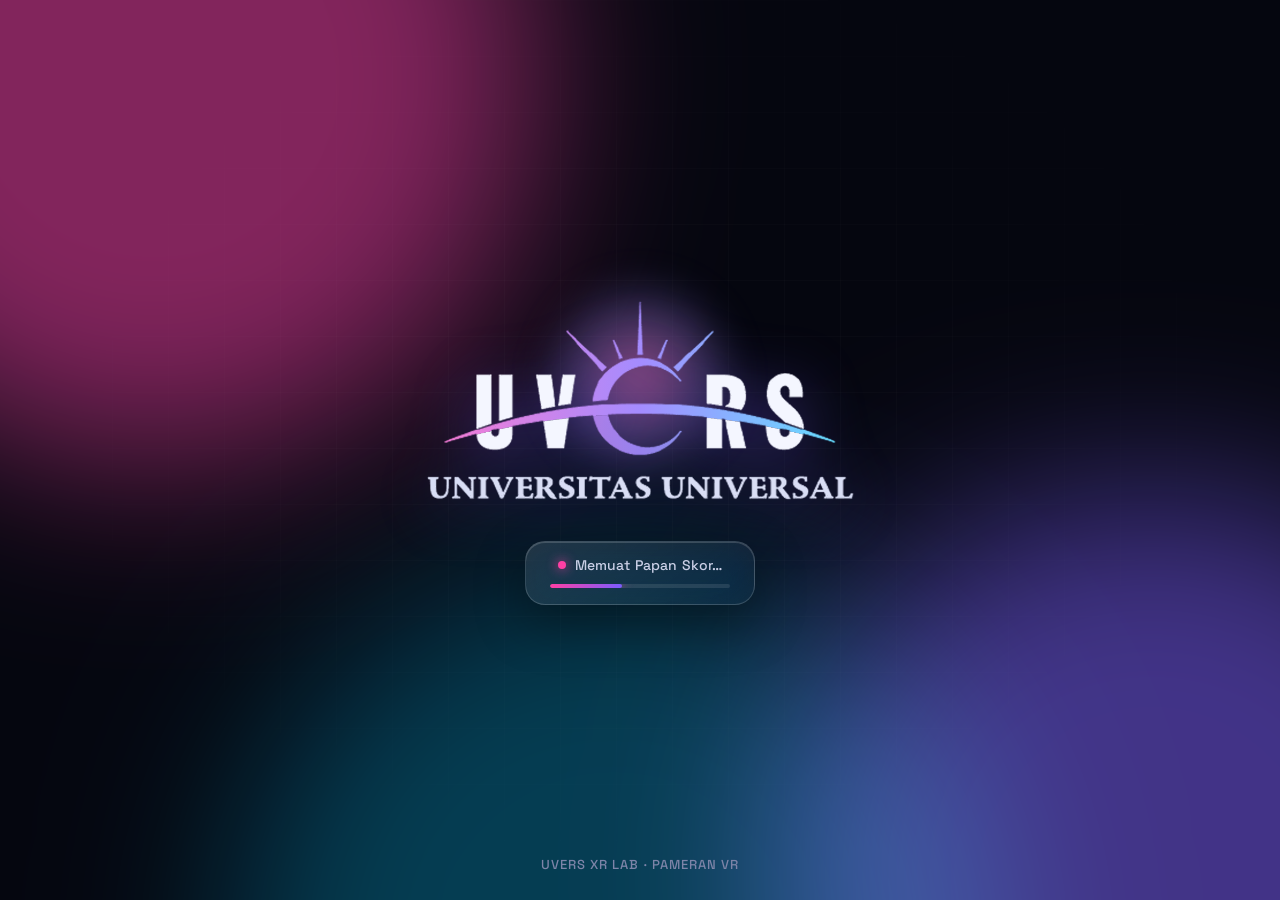
<file: papan.html>
<!DOCTYPE html>
<html lang="id">
<head>
<meta charset="utf-8">
<meta name="viewport" content="width=device-width,initial-scale=1">
<title>Papan Skor · UVERS XR Lab</title>
<meta name="description" content="Papan skor langsung pameran VR UVERS XR Lab.">
<meta name="theme-color" content="#05060f">
<link rel="icon" href="favicon.svg" type="image/svg+xml">
<meta name="title-en" content="Scoreboard · UVERS XR Lab">
<script src="i18n.js"></script>
<script src="xiaohuo.js" defer></script>
<link rel="stylesheet" href="fonts/fonts.css">
<link rel="stylesheet" href="tema.css">
<style>
  :root{--accent:#ffd23f;--a1:#ff3fa4;--a2:#7b5cff}
  body{overflow:auto}
  main{position:relative;z-index:2;max-width:1600px;margin:0 auto;padding:96px clamp(16px,3vw,40px) 40px}
  h1{font-size:clamp(30px,3.4vw,52px);margin:6px 0 4px;letter-spacing:-.02em}
  h1 em{font-style:normal;background:linear-gradient(90deg,var(--a1),var(--a2));-webkit-background-clip:text;background-clip:text;color:transparent}
  .sub{color:rgba(244,246,255,.65);margin:0 0 22px;font-size:clamp(14px,1.2vw,18px)}
  .grid{display:grid;grid-template-columns:repeat(4,1fr);gap:16px}
  .bd{border-radius:22px;padding:18px 18px 14px;background:linear-gradient(160deg,rgba(38,34,78,.62),rgba(8,12,30,.62));border:1px solid rgba(255,255,255,.12);
    box-shadow:0 0 0 1px color-mix(in srgb,var(--c) 30%,transparent) inset,0 20px 50px -30px var(--c);backdrop-filter:blur(14px);-webkit-backdrop-filter:blur(14px);min-height:300px}
  .bd h2{display:flex;align-items:center;gap:10px;margin:0 0 2px;font-size:clamp(17px,1.4vw,22px)}
  .bd h2 .ic{font-size:1.3em}
  .bd .m{color:color-mix(in srgb,var(--c) 70%,#fff);font-size:13px;letter-spacing:.06em;text-transform:uppercase;margin-bottom:12px}
  ol{list-style:none;margin:0;padding:0;display:grid;gap:6px}
  li{display:grid;grid-template-columns:34px 1fr auto;align-items:center;gap:10px;padding:8px 10px;border-radius:12px;background:rgba(255,255,255,.04)}
  li .r{font-weight:700;color:rgba(244,246,255,.5);text-align:center}
  li:nth-child(1){background:color-mix(in srgb,var(--c) 18%,transparent)}
  li:nth-child(1) .r{color:#ffd23f}
  li .v{font-weight:700;font-size:clamp(18px,1.6vw,26px)}
  li .x{font-size:12px;color:rgba(244,246,255,.55);display:block;margin-top:2px;white-space:nowrap;overflow:hidden;text-overflow:ellipsis}
  li .h{font-size:13px;color:rgba(244,246,255,.6);text-align:right;white-space:nowrap}
  li.new{animation:baru 2.4s ease-out}
  @keyframes baru{0%{box-shadow:0 0 0 2px #ffd23f,0 0 30px #ffd23f}100%{box-shadow:none}}
  .kosong{color:rgba(244,246,255,.4);font-size:14px;padding:10px 4px}
  .feed{margin-top:18px;display:flex;gap:10px;flex-wrap:wrap;align-items:center;color:rgba(244,246,255,.7);font-size:14px}
  .feed b{color:#fff}
  .chip{padding:6px 12px;border-radius:999px;background:rgba(255,255,255,.06);border:1px solid rgba(255,255,255,.12)}
  #err{display:none;margin:0 0 16px;padding:14px 16px;border-radius:14px;background:rgba(255,80,110,.12);border:1px solid rgba(255,80,110,.4);font-size:14px;line-height:1.5}
  #err code{font-size:12px;white-space:pre-wrap;display:block;margin-top:8px;color:#ffd0da}
  @media (max-width:1200px){.grid{grid-template-columns:repeat(2,1fr)}}
  @media (max-width:640px){.grid{grid-template-columns:1fr}}
</style>
</head>
<body data-lang-live="1">
<script src="loader.js"></script>
<div class="xr-aura" aria-hidden="true"><i></i><i></i><i></i></div>
<header class="xr-top">
  <div class="xr-left"><a class="xr-back" href="./">← Menu</a>
    <div class="xr-brand"><div class="xr-logo">XR</div><div><b>UVERS XR Lab</b><span data-en="Live scoreboard">Papan skor langsung</span></div></div></div>
  <div class="xr-pill" id="xrStatus" data-en="Connecting…" data-en-if="Menyambung…">Menyambung…</div>
</header>
<main>
  <h1 data-en="Today's <em>scoreboard</em>">Papan <em>skor</em> hari ini</h1>
  <p class="sub" data-en="Scores from every headset appear here automatically. Updates every few seconds.">Skor dari semua headset muncul di sini secara otomatis. Diperbarui setiap beberapa detik.</p>
  <div id="err"></div>
  <div class="grid" id="grid"></div>
  <div class="feed" id="feed"></div>
</main>
<script type="module">
const L = window.L;
const DB = 'https://uvers-xr-default-rtdb.asia-southeast1.firebasedatabase.app';
const GAMES = [
  { id: 'invasi', ic: '🛸', n: ['Invasi Portal', 'Portal Invasion'], c: '#ff3fa4', m: ['Skor tertinggi', 'Top score'] },
  { id: 'benteng', ic: '🏰', n: ['Benteng 4 Penjuru', 'Four-Corner Fort'], c: '#5dff8a', m: ['Skor tim', 'Team score'] },
  { id: 'blaster', ic: '🚀', n: ['Galaksi Blaster', 'Galaxy Blaster'], c: '#a066ff', m: ['Skor tertinggi', 'Top score'] },
  { id: 'bola', ic: '🎈', n: ['Pop Bola', 'Bubble Pop'], c: '#33ddff', m: ['Skor tertinggi', 'Top score'] },
  { id: 'fpv', ic: '🚨', n: ['Robot SAR (FPV)', 'SAR Robot (FPV)'], c: '#ff7a2a', m: ['Korban · salah · waktu', 'Victims · wrong · time'] },
  { id: 'lengan', ic: '🦾', n: ['Lengan Robot', 'Robot Arm'], c: '#c084fc', m: ['Misi tercepat', 'Fastest mission'] },
  { id: 'linefollower', ic: '🛤️', n: ['Line Follower PID', 'Line Follower PID'], c: '#3ee6c4', m: ['Putaran tercepat', 'Fastest lap'] },
];
const q = new URLSearchParams(location.search);
const tgl = q.get('tgl') || (() => { const d = new Date(); return d.getFullYear() + '-' + String(d.getMonth() + 1).padStart(2, '0') + '-' + String(d.getDate()).padStart(2, '0'); })();
const esc = s => String(s ?? '').replace(/[<>&"]/g, c => ({ '<': '&lt;', '>': '&gt;', '&': '&amp;', '"': '&quot;' }[c]));
const jam = w => { const d = new Date(w); return String(d.getHours()).padStart(2, '0') + ':' + String(d.getMinutes()).padStart(2, '0'); };
const pill = document.getElementById('xrStatus'), err = document.getElementById('err');
function status(ok, t) { pill.className = 'xr-pill ' + (ok ? 'ok' : 'err'); pill.textContent = t; }
let seen = new Set(), first = true;

function demo() { // ?demo=1 untuk pratinjau tanpa database
  const r = (a, b) => Math.round(a + Math.random() * (b - a)), now = Date.now(), d = {};
  const mk = (n, f) => Object.fromEntries(Array.from({ length: n }, (_, i) => ['k' + i, { ...f(), h: 'Headset ' + r(1, 4), w: now - r(0, 7200e3) }]));
  d.invasi = mk(7, () => ({ s: r(800, 4200), t: Math.random() < .3 ? '★' : '' }));
  d.benteng = mk(4, () => ({ s: r(1500, 6000), t: '★ 4P' }));
  d.blaster = mk(9, () => ({ s: r(300, 2400), t: '' }));
  d.bola = mk(8, () => ({ s: r(20, 95), t: '' }));
  d.fpv = mk(5, () => { const f = r(2, 5), x = r(0, 2), t = r(70, 180); return { s: f * 1000 - x * 300 + (180 - t), t: `${f}/5 · ${x}✗ · ${t}s` }; });
  d.lengan = mk(6, () => { const t = (r(150, 600) / 10); return { s: t, t: t.toFixed(1) + ' s', k: 1 }; });
  d.linefollower = mk(6, () => { const t = r(780, 1100) / 100; return { s: t, t: 'Kp 2.5  Ki 0.0  Kd 0.050  · 90%', k: 1 }; });
  return d;
}
function render(data) {
  const grid = document.getElementById('grid'), all = [];
  grid.innerHTML = GAMES.map(g => {
    const rows = Object.entries(data?.[g.id] || {}).map(([id, v]) => ({ id, ...v })).filter(v => Number.isFinite(v.s));
    rows.forEach(v => all.push({ g, ...v }));
    const asc = g.id === 'lengan' || g.id === 'linefollower';
    rows.sort((a, b) => asc ? a.s - b.s : b.s - a.s);
    const top = rows.slice(0, 5);
    const val = v => g.id === 'fpv' ? esc(String(v.t).split(' · ')[0]) : asc ? (g.id === 'linefollower' ? v.s.toFixed(2) : v.s.toFixed(1)) + ' s' : esc(v.s.toLocaleString(window.LANG === 'en' ? 'en-US' : 'id-ID'));
    const extra = v => g.id === 'fpv' ? esc(String(v.t).split(' · ').slice(1).join(' · ')) : g.id === 'lengan' ? '' : g.id === 'linefollower' ? esc(v.t) : v.t ? esc(v.t) : '';
    return `<section class="bd" style="--c:${g.c}"><h2><span class="ic">${g.ic}</span>${esc(L(...g.n))}</h2><div class="m">${esc(L(...g.m))} · ${rows.length} ${L('main', 'plays')}</div>` +
      (top.length ? `<ol>${top.map((v, i) => `<li class="${!first && !seen.has(g.id + v.id) ? 'new' : ''}"><span class="r">${i + 1}</span><span><span class="v">${val(v)}</span>${extra(v) ? `<span class="x">${extra(v)}</span>` : ''}</span><span class="h">${esc(v.h)}<br>${jam(v.w)}</span></li>`).join('')}</ol>`
        : `<div class="kosong">${L('Belum ada skor. Ayo main!', 'No scores yet. Go play!')}</div>`) + `</section>`;
  }).join('');
  all.forEach(v => seen.add(v.g.id + v.id)); first = false;
  const last = all.sort((a, b) => b.w - a.w).slice(0, 6);
  document.getElementById('feed').innerHTML = last.length ? `<span>${L('Terbaru:', 'Latest:')}</span>` + last.map(v => `<span class="chip">${v.g.ic} <b>${v.g.id === 'fpv' ? esc(String(v.t).split(' · ')[0]) : (v.k ? v.s + ' s' : esc(v.s))}</b> · ${esc(v.h)} · ${jam(v.w)}</span>`).join('') : '';
}
async function muat() {
  if (q.get('demo') === '1') { render(demo()); status(true, L('Mode demo', 'Demo mode')); return; }
  try {
    const r = await fetch(`${DB}/papan/${tgl}.json`, { cache: 'no-store' });
    if (r.status === 401 || r.status === 403) throw Object.assign(new Error('izin'), { izin: true });
    if (!r.ok) throw new Error('HTTP ' + r.status);
    render(await r.json() || {}); status(true, L('Online · ', 'Online · ') + tgl); err.style.display = 'none';
  } catch (e) {
    status(false, e.izin ? L('Izin database ditolak', 'Database permission denied') : L('Offline — mencoba lagi…', 'Offline — retrying…'));
    if (e.izin) { err.style.display = 'block'; err.innerHTML = L('Aturan Firebase belum mengizinkan path <b>papan</b>. Tambahkan aturan ini di Firebase Console → Realtime Database → Rules:', 'Firebase rules do not allow the <b>papan</b> path yet. Add this rule in Firebase Console → Realtime Database → Rules:') +
      '<code>"papan": { "$tgl": { ".read": true, "$game": { "$id": { ".write": "!data.exists()", ".validate": "newData.hasChildren([\'s\', \'h\', \'w\']) && newData.child(\'s\').isNumber()" } } } }</code>'; }
  }
}
muat(); setInterval(muat, 4000);
document.addEventListener('langchange', () => { first = true; seen = new Set(); muat(); });
</script>
</body>
</html>
</file>
<file: fonts/fonts.css>
/* Space Grotesk (SIL Open Font License 1.1, lihat OFL.txt) — disimpan lokal agar tidak bergantung Google Fonts */
@font-face{font-family:'Space Grotesk';font-style:normal;font-weight:400;font-display:swap;src:url(space-grotesk-latin-400-normal.woff2) format('woff2')}
@font-face{font-family:'Space Grotesk';font-style:normal;font-weight:500;font-display:swap;src:url(space-grotesk-latin-500-normal.woff2) format('woff2')}
@font-face{font-family:'Space Grotesk';font-style:normal;font-weight:600;font-display:swap;src:url(space-grotesk-latin-600-normal.woff2) format('woff2')}
@font-face{font-family:'Space Grotesk';font-style:normal;font-weight:700;font-display:swap;src:url(space-grotesk-latin-700-normal.woff2) format('woff2')}
</file>
<file: tema.css>
/* Tema bersama UVERS XR Lab: dipakai semua halaman game supaya senada dengan menu.
   Tiap halaman cukup mengatur --accent, --a1, --a2 di :root. */
:root{
  --bg:#05060f; --ink:#f4f6ff; --muted:#a9b1d6;
  --glass:rgba(255,255,255,.07); --line:rgba(255,255,255,.16);
  --accent:#ff3fa4; --a1:#ff3fa4; --a2:#7b5cff;
}
*{box-sizing:border-box}
html,body{margin:0;background:var(--bg);color:var(--ink);font-family:'Space Grotesk',system-ui,sans-serif;overflow:hidden}
canvas{display:block}
b{font-weight:700}

/* cahaya aurora tipis di tepi layar, di atas scene 3D tapi tidak menutupi tengah */
.xr-aura{position:fixed;inset:0;z-index:2;pointer-events:none;overflow:hidden}
.xr-aura i{position:absolute;width:55vmax;height:55vmax;border-radius:50%;filter:blur(90px);opacity:.30;mix-blend-mode:screen;animation:xrFloat 22s ease-in-out infinite}
.xr-aura i:nth-child(1){background:var(--a1);top:-32vmax;left:-24vmax}
.xr-aura i:nth-child(2){background:var(--a2);bottom:-34vmax;right:-22vmax;animation-delay:-8s}
.xr-aura i:nth-child(3){background:#00c8ff;top:-36vmax;right:-30vmax;opacity:.16;animation-delay:-14s}
.xr-aura::after{content:"";position:absolute;inset:0;background:radial-gradient(ellipse at 50% 45%,transparent 55%,rgba(5,6,15,.55) 100%)}
@keyframes xrFloat{0%,100%{transform:translate(0,0) scale(1)}33%{transform:translate(5vmax,3vmax) scale(1.08)}66%{transform:translate(-3vmax,5vmax) scale(.95)}}

/* kepala halaman: sama dengan menu */
.xr-top{position:fixed;top:0;left:0;right:0;z-index:6;display:flex;align-items:center;justify-content:space-between;gap:14px;padding:18px 22px;pointer-events:none}
.xr-top > *{pointer-events:auto}
.xr-left{display:flex;align-items:center;gap:12px}
.xr-back{display:inline-flex;align-items:center;gap:8px;padding:11px 16px;border-radius:14px;color:#fff;text-decoration:none;font-weight:600;font-size:15px;
  background:var(--glass);border:1px solid var(--line);backdrop-filter:blur(16px);-webkit-backdrop-filter:blur(16px);transition:transform .2s,background .2s}
.xr-back:hover,.xr-back:focus-visible{transform:translateX(-3px);background:rgba(255,255,255,.13)}
.xr-brand{display:flex;align-items:center;gap:12px}
.xr-logo{width:44px;height:44px;border-radius:14px;display:grid;place-items:center;font-weight:700;font-size:17px;
  background:linear-gradient(135deg,#ff3fa4,#7b5cff);box-shadow:0 8px 26px rgba(123,92,255,.5)}
.xr-brand b{display:block;font-size:17px;line-height:1.2}
.xr-brand span{font-size:13px;color:var(--muted)}
.xr-pill{padding:9px 15px;border-radius:99px;background:var(--glass);border:1px solid var(--line);backdrop-filter:blur(14px);-webkit-backdrop-filter:blur(14px);
  font-size:13px;color:var(--muted);display:flex;align-items:center;gap:8px;white-space:nowrap}
.xr-pill::before{content:"";width:8px;height:8px;border-radius:50%;background:var(--dot,#ffcf5a);box-shadow:0 0 12px var(--dot,#ffcf5a)}
.xr-pill.ok{--dot:#3dffa8}.xr-pill.err{--dot:#ff5a7a}

/* kartu kaca utama (sama seperti kartu di menu) */
#ov{position:fixed;left:50%;bottom:26px;transform:translateX(-50%);z-index:5;width:min(600px,calc(100% - 32px));padding:26px 28px;border-radius:28px;
  background:linear-gradient(145deg,rgba(255,255,255,.13),rgba(255,255,255,.035));border:1px solid var(--line);
  backdrop-filter:blur(22px) saturate(150%);-webkit-backdrop-filter:blur(22px) saturate(150%);
  box-shadow:0 24px 60px rgba(0,0,0,.4),0 0 0 1px color-mix(in srgb,var(--accent) 30%,transparent),0 0 70px -20px var(--accent),inset 0 1px 0 rgba(255,255,255,.18);
  animation:xrRise .6s cubic-bezier(.2,.8,.2,1) both}
#ov::before{content:"";position:absolute;inset:0;border-radius:inherit;pointer-events:none;background:radial-gradient(520px circle at 0% 0%,var(--accent),transparent 46%);opacity:.2}
#ov > *{position:relative}
#ov.hide{display:none}
@keyframes xrRise{from{opacity:0;transform:translate(-50%,24px)}to{opacity:1;transform:translate(-50%,0)}}
.xr-head{display:flex;align-items:center;gap:16px;margin-bottom:12px}
.xr-icon{flex:none;width:58px;height:58px;border-radius:18px;display:grid;place-items:center;font-size:30px;
  background:rgba(255,255,255,.08);border:1px solid var(--line);box-shadow:0 0 30px -6px var(--accent)}
.tags{display:flex;gap:8px;flex-wrap:wrap;margin-bottom:6px}
.tag{display:inline-block;font-size:11.5px;letter-spacing:.09em;text-transform:uppercase;padding:5px 10px;border-radius:99px;
  background:rgba(255,255,255,.07);border:1px solid var(--line);color:#d9def5}
.tag.hot{background:color-mix(in srgb,var(--accent) 18%,transparent);border-color:color-mix(in srgb,var(--accent) 55%,transparent);color:#fff}
#ov h1{margin:0;font-size:32px;line-height:1.08;letter-spacing:-.01em}
#ov p{margin:0 0 18px;color:var(--muted);line-height:1.55;font-size:16px}
#ov p b{color:#e6e9ff}
.btns,.row{display:flex;gap:12px;flex-wrap:wrap}
.row{margin-top:10px}
.btn{flex:1;min-width:170px;display:inline-flex;align-items:center;justify-content:center;gap:10px;padding:16px 18px;border-radius:16px;
  border:1px solid var(--line);font:600 17px 'Space Grotesk',system-ui,sans-serif;color:#fff;cursor:pointer;background:rgba(255,255,255,.08);
  transition:transform .2s,background .2s,box-shadow .2s}
.btn:hover:not(:disabled){transform:translateY(-2px);background:rgba(255,255,255,.14)}
.btn.primary{background:linear-gradient(135deg,var(--a1),var(--a2));border:none;font-weight:700;box-shadow:0 12px 36px -6px color-mix(in srgb,var(--a2) 70%,transparent)}
.btn.primary:hover:not(:disabled){transform:translateY(-3px) scale(1.01);background:linear-gradient(135deg,var(--a1),var(--a2))}
.btn:disabled{opacity:.42;cursor:not-allowed;box-shadow:none}
.btn .arw{transition:transform .2s}.btn:hover:not(:disabled) .arw{transform:translateX(5px)}
#msg{margin-top:14px;font-size:14px;color:#9aa3c7;min-height:18px;line-height:1.45}
input{flex:1;min-width:140px;padding:15px 16px;border-radius:14px;border:1px solid var(--line);background:rgba(0,0,0,.28);color:#fff;font:600 17px 'Space Grotesk',system-ui,sans-serif;outline:none;transition:border-color .2s,box-shadow .2s}
input:focus{border-color:color-mix(in srgb,var(--accent) 70%,white);box-shadow:0 0 0 3px color-mix(in srgb,var(--accent) 30%,transparent)}
input::placeholder{color:#7d84a8}
:focus-visible{outline:2px solid var(--accent);outline-offset:3px}

@media (max-width:640px){
  .xr-brand div:last-child{display:none}
  .xr-pill{display:none}
  #ov{padding:22px 20px;bottom:14px}
  #ov h1{font-size:26px}
}
@media (prefers-reduced-motion:reduce){.xr-aura i,#ov{animation:none!important}}

/* tombol kecilkan kartu (berguna di mode tes laptop agar scene bisa diklik) */
.xr-min{position:absolute!important;top:14px;right:14px;width:34px;height:34px;border-radius:11px;border:1px solid var(--line);background:rgba(255,255,255,.08);
  color:#fff;font:700 18px/1 'Space Grotesk',system-ui,sans-serif;cursor:pointer;display:grid;place-items:center;transition:background .2s}
.xr-min:hover{background:rgba(255,255,255,.16)}
#ov.mini{width:auto;max-width:calc(100% - 32px);padding:12px 60px 12px 14px;border-radius:20px}
#ov.mini > :not(.xr-head):not(.xr-min){display:none!important}
#ov.mini .xr-head{margin:0}
#ov.mini .tags{display:none}
#ov.mini h1{font-size:20px}
#ov.mini .xr-icon{width:40px;height:40px;font-size:22px;border-radius:13px}
#ov.mini .xr-min{top:50%;transform:translateY(-50%)}
</file>
